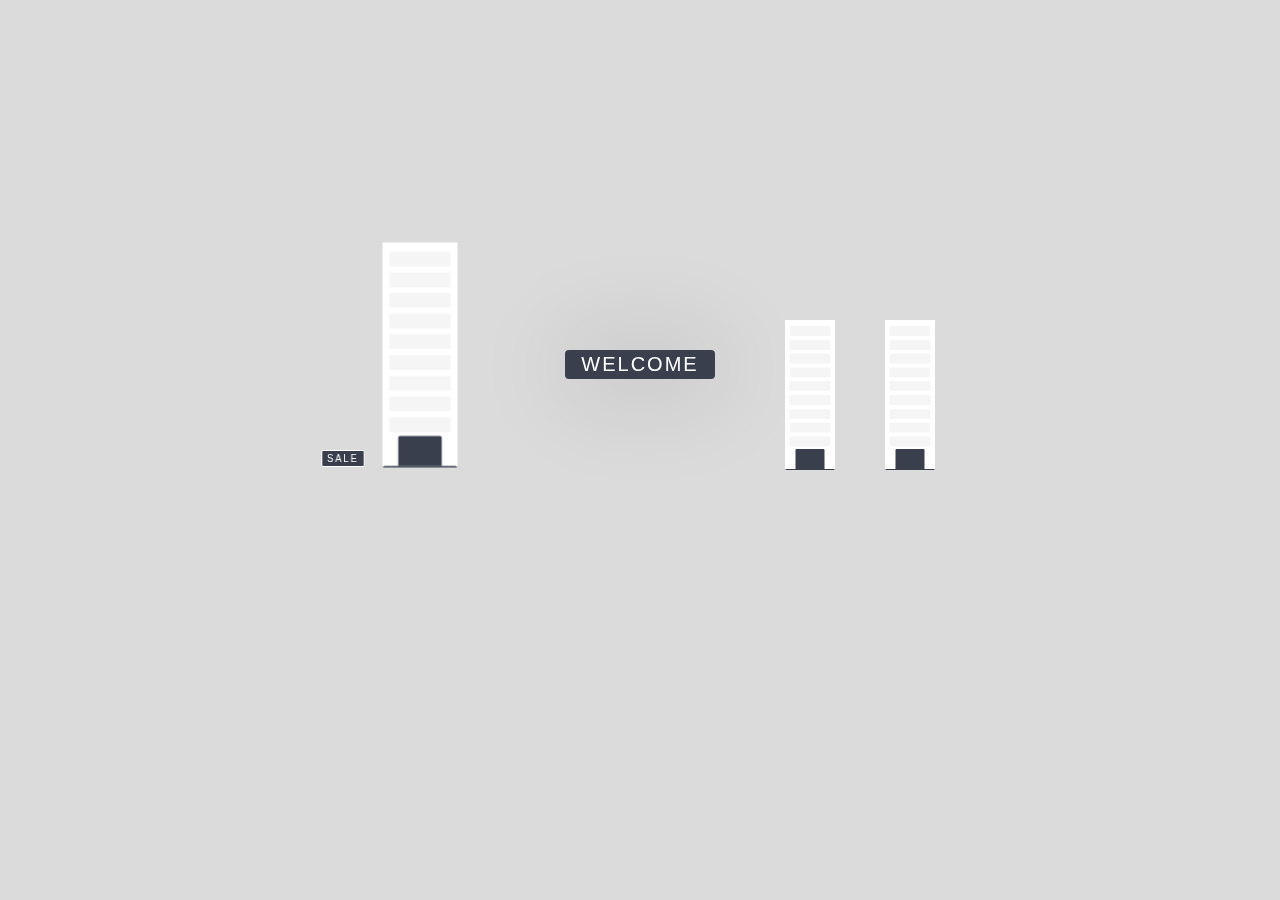
<file: 3dcity/index.html>
<!DOCTYPE html>
<html lang="en">

<head>
    <meta charset="UTF-8">
    <meta http-equiv="X-UA-Compatible" content="IE=edge">
    <meta name="viewport" content="width=device-width, initial-scale=1.0">
    <title>Document</title>
    <style>
        /* Variables */
        
        :root {
            --bg: #DBDBDB;
            --gray: #393F4D;
            --gray-l: #f5f5f5;
            --cyan: #B6E4E6;
            --green: #51E5FF;
            --yellow: #FDE74C;
        }
        /* Reset */
        
        *,
        *::after,
        *::before {
            margin: 0;
            padding: 0;
            box-sizing: border-box;
            text-rendering: optimizeLegibility;
            user-select: none;
        }
        /* Tag */
        
        html {
            font-family: sans-serif;
        }
        
        body {
            display: flex;
            justify-content: center;
            align-items: center;
            width: 100%;
            min-height: 100vh;
            background: var(--bg);
        }
        
        main {
            min-width: 800px;
            height: 300px;
            position: relative;
            transform-style: preserve-3d;
            animation: rotate-container 10s infinite ease-in-out alternate;
        }
        /* Components */
        
        .way {
            position: absolute;
            top: 0;
            width: 350px;
            height: 350px;
            background: var(--gray);
            border: 50px solid var(--gray-l);
            transform: rotateX(90deg);
            transform-style: preserve-3d;
            border-radius: 15px;
            box-shadow: 2px 2px 100px 0px rgba(0, 0, 0, 0.1);
        }
        
        .way-l {
            left: 0;
        }
        
        .way-r {
            right: 0;
            display: flex;
        }
        
        .ad {
            position: absolute;
            top: 150px;
            left: 80px;
            transform: rotateY(-20deg);
            font-size: 10px;
            padding: 2px 5px;
            letter-spacing: 2px;
            border-radius: 2px;
            color: white;
            background: var(--gray);
            border: 1px solid white;
            animation: ad-sale 1s linear infinite 1s;
        }
        
        .txt {
            position: absolute;
            top: 50px;
            left: calc(50% - 75px);
            width: 150px;
            font-size: 20px;
            padding: 3px 5px;
            letter-spacing: 2px;
            text-align: center;
            color: white;
            background: var(--gray);
            border-radius: 4px;
            box-shadow: 3px 3px 100px 3px rgba(0, 0, 0, 0.2);
        }
        
        .way-r .cube {
            height: 300px;
            width: 100px;
            transform: rotateX(90deg) rotateY(180deg) rotateZ(180deg) translateY(-80px) translateX(20px) translateZ(-10px) scale(.5);
            ;
        }
        
        .bridge {
            width: 50px;
            height: 100px;
            background: var(--green);
            position: absolute;
        }
        
        .bridge-l {
            transform: rotateX(90deg) rotateZ(90deg) translateY(-275px) translateZ(-125px) translateX(150px);
            animation: move-bridge-l 15s linear infinite;
            border-top: 5px solid var(--gray);
            border-bottom: 5px solid var(--gray);
        }
        
        .bridge-r {
            transform: rotateX(90deg) rotateZ(90deg) translateY(-475px) translateZ(-125px) translateX(150px);
            animation: move-bridge-r 15s linear infinite;
            border-top: 5px solid var(--gray);
            border-bottom: 5px solid var(--gray);
        }
        
        .cube {
            height: 300px;
            width: 100px;
            position: relative;
            z-index: 300;
            transform-style: preserve-3d;
            transform: rotateX(90deg) rotateY(180deg) rotateZ(180deg) translateY(-120px) translateX(80px) translateZ(-10px) scale(.75);
            ;
        }
        
        .cube__face {
            width: 100%;
            height: 100%;
            position: absolute;
            backface-visibility: hidden;
            display: flex;
            justify-content: center;
            align-items: flex-start;
            flex-direction: row;
            flex-wrap: wrap;
            padding-top: 5px;
            padding-bottom: 20px;
            background: white;
            border: 2px solid white;
            border-bottom: 2px solid var(--gray);
        }
        
        .cube__face:hover {
            border: 2px solid var(--green);
            cursor: pointer;
        }
        
        .cube__window {
            height: 20px;
            width: 100px;
            margin: 5px 7px 0px;
            border-radius: 3px;
            background: var(--gray-l);
        }
        
        .cube__window-light-1 {
            animation: window-light 4.8s linear infinite .25s;
        }
        
        .cube__window-light-2 {
            animation: window-light 3.3s linear infinite;
        }
        
        .cube__window-light-3 {
            animation: window-light 4.2s linear infinite 2s;
        }
        
        .cube__window-light-4 {
            animation: window-light 3s linear infinite;
        }
        
        .cube__window-light-5 {
            animation: window-light 2.5s linear infinite 1s;
        }
        
        .cube__door {
            height: 40px;
            width: 60%;
            background: var(--gray);
            border-top-left-radius: 2px;
            border-top-right-radius: 2px;
            align-self: flex-end;
            border-bottom: 0;
        }
        
        .cube__face--front {
            transform: rotateY(0deg) translateZ(50px);
            padding-bottom: 0px;
        }
        
        .cube__face--back {
            transform: rotateY(180deg) translateZ(50px);
        }
        
        .cube__face--right {
            transform: rotateY(90deg) translateZ(50px);
        }
        
        .cube__face--left {
            transform: rotateY(-90deg) translateZ(50px);
        }
        
        .cube__face--top {
            transform: rotateX( 90deg) translateZ(50px);
            height: 100px;
            border: 8px solid white;
            background: var(--gray-l);
        }
        
        .cube__face--bottom {
            transform: rotateX(-90deg) translateZ(250px);
            height: 100px;
            background-color: var(--gray);
        }
        
        .truck {
            display: flex;
            align-items: flex-end;
            height: 20px;
            width: 40px;
            transform-style: preserve-3d;
            position: relative;
            z-index: 100;
            transform: translateX(310px) translateY(150px) translateZ(150px) rotateY(-90deg);
            animation: truck-animation 15s linear infinite;
        }
        
        .truck-f {
            height: 13px;
            width: 10px;
            margin-right: 1px;
        }
        
        .truck-f__face {
            height: 13px;
            width: 10px;
            position: absolute;
            background: var(--cyan);
        }
        
        .truck-f--front {
            transform: rotateY(0deg) translateZ(5px);
            background-image: linear-gradient( to bottom, var(--cyan) 0px, var(--cyan) 6px, var(--green) 6px, var(--green) 11px, var(--gray) 11px);
        }
        
        .truck__handle {
            background: var(--gray);
            height: 1px;
            width: 3px;
        }
        
        .truck-f--front .truck__handle {
            transform: rotateY(0deg) translateX(6px) translateY(8px) translateZ(5px);
        }
        
        .truck-f--back {
            transform: rotateY(180deg) translateZ(5px);
            background-image: linear-gradient( to bottom, var(--cyan) 0px, var(--cyan) 6px, var(--green) 6px, var(--green) 11px, var(--gray) 11px);
        }
        
        .truck-f--back .truck__handle {
            transform: rotateY(180deg) translateX(-1px) translateY(8px) translateZ(5px);
        }
        
        .truck-f--left {
            transform: rotateY(-90deg) translateZ(5px);
            background-image: linear-gradient( to bottom, var(--cyan) 0px, var(--cyan) 6px, var(--green) 6px, var(--green) 11px, var(--gray) 11px);
        }
        
        .truck-f--right {
            transform: rotateY(90deg) translateZ(5px);
        }
        
        .truck-f--top {
            height: 10px;
            transform: rotateX(90deg) translateZ(5px);
            background-color: var(--green);
        }
        
        .truck-f--bottom {
            height: 10px;
            transform: rotateX(-90deg) translateZ(8px);
        }
        
        .truck-b {
            height: 20px;
            width: 30px;
        }
        
        .truck-b__face {
            height: 20px;
            width: 30px;
            position: absolute;
            background-color: white;
            display: flex;
            justify-content: center;
            align-items: center;
        }
        
        .truck-b--front {
            transform: rotateY(0deg) translateZ(5px);
            border-bottom: 2px solid var(--gray);
        }
        
        .truck-b--back {
            transform: rotateY(180deg) translateZ(5px);
            border-bottom: 2px solid var(--gray);
        }
        
        .truck-b--left {
            width: 10px;
            transform: rotateY(-90deg) translateZ(5px);
        }
        
        .truck-b--right {
            width: 10px;
            transform: rotateY(90deg) translateZ(25px);
            border-bottom: 2px solid var(--gray);
        }
        
        .truck-b--top {
            height: 10px;
            transform: rotateX(90deg) translateZ(5px);
        }
        
        .truck-b--bottom {
            height: 10px;
            transform: rotateX(-90deg) translateZ(15px);
        }
        
        .truck-ls {
            display: flex;
            justify-content: space-between;
            height: 2px;
            width: 8px;
            transform: rotateY(-90deg) translateY(-1px) translateZ(4px);
            position: absolute;
        }
        
        .truck-l {
            height: 1px;
            width: 1px;
            border-radius: 50%;
            background: var(--window);
        }
        
        .truck-l:nth-of-type(2) {
            height: 1px;
            width: 3px;
            border-radius: 3px;
        }
        
        .truck-l:nth-of-type(1),
        .truck-l:nth-of-type(3) {
            animation: truck-light .5s infinite ease-in;
        }
        
        .truck-w {
            height: 4px;
            width: 4px;
            border-radius: 50%;
            position: absolute;
            animation: truck-wheel .075s infinite linear alternate;
        }
        
        .truck-w--lf {
            transform: rotateY(0deg) translateX(1px) translateY(1.5px) translateZ(5px);
        }
        
        .truck-w--lb {
            transform: rotateY(180deg) translateX(-1px) translateY(1.5px) translateZ(5px);
        }
        
        .truck-w--rf {
            transform: rotateY(0deg) translateX(25px) translateY(1.5px) translateZ(5px);
        }
        
        .truck-w--rb {
            transform: rotateY(180deg) translateX(-25px) translateY(1.5px) translateZ(5px);
        }
        
        .truck-w--rf-2 {
            transform: rotateY(0deg) translateX(30px) translateY(1.5px) translateZ(5px);
        }
        
        .truck-w--rb-2 {
            transform: rotateY(180deg) translateX(-30px) translateY(1.5px) translateZ(5px);
        }
        /* Animations */
        
        @keyframes rotate-container {
            0% {
                transform: perspective(2000px) translateZ(-250px) rotate3d(-300, 0, 0, 10deg) rotateY(-45deg);
            }
            100% {
                transform: perspective(2000px) translateZ(-250px) rotate3d(-300, 0, 0, 15deg) rotateY(45deg);
            }
        }
        
        @keyframes move-bridge-l {
            0%,
            25%,
            26%,
            100% {
                transform: rotateX(90deg) rotateZ(90deg) translateY(-275px) translateZ(-125px) translateX(150px);
                background: var(--yellow);
            }
            42%,
            96% {
                transform: rotateX(90deg) rotateZ(90deg) translateY(-325px) translateZ(-125px) translateX(150px);
                background: var(--green);
            }
        }
        
        @keyframes move-bridge-r {
            0%,
            25%,
            26%,
            100% {
                transform: rotateX(90deg) rotateZ(90deg) translateY(-475px) translateZ(-125px) translateX(150px);
                background: var(--yellow);
            }
            42%,
            96% {
                transform: rotateX(90deg) rotateZ(90deg) translateY(-425px) translateZ(-125px) translateX(150px);
                background: var(--green);
            }
        }
        
        @keyframes truck-animation {
            0% {
                transform: translateX(310px) translateY(150px) translateZ(150px) scale(1.5) rotateY(-90deg);
            }
            9% {
                transform: translateX(310px) translateY(150px) translateZ(-150px) rotateY(-90deg);
            }
            10% {
                transform: translateX(310px) translateY(150px) translateZ(-150px) rotateY(0deg);
            }
            19% {
                transform: translateX(0px) translateY(150px) translateZ(-150px) rotateY(0deg);
            }
            20% {
                transform: translateX(0px) translateY(150px) translateZ(-150px) rotateY(90deg);
            }
            29% {
                transform: translateX(0px) translateY(150px) translateZ(150px) rotateY(90deg);
            }
            30% {
                transform: translateX(0px) translateY(150px) translateZ(150px) rotateY(180deg);
            }
            59% {
                transform: translateX(750px) translateY(150px) translateZ(150px) rotateY(180deg);
            }
            60% {
                transform: translateX(750px) translateY(150px) translateZ(150px) rotateY(270deg);
            }
            69% {
                transform: translateX(750px) translateY(150px) translateZ(-150px) rotateY(270deg);
            }
            70% {
                transform: translateX(750px) translateY(150px) translateZ(-150px) rotateY(360deg);
            }
            79% {
                transform: translateX(450px) translateY(150px) translateZ(-150px) rotateY(360deg);
            }
            80% {
                transform: translateX(450px) translateY(150px) translateZ(-150px) rotateY(450deg);
            }
            89% {
                transform: translateX(450px) translateY(150px) translateZ(150px) rotateY(450deg);
            }
            90% {
                transform: translateX(450px) translateY(150px) translateZ(150px) rotateY(360deg);
            }
            99% {
                transform: translateX(310px) translateY(150px) translateZ(150px) rotateY(360deg);
            }
            100% {
                transform: translateX(310px) translateY(150px) translateZ(150px) rotateY(360deg);
            }
        }
        
        @keyframes truck-light {
            0% {
                opacity: .3;
            }
            100% {
                opacity: 1;
            }
        }
        
        @keyframes truck-wheel {
            0% {
                border: 1px solid black;
                border-top: 1px solid var(--wheel);
                background: var(--gray-shadow);
            }
            25% {
                border: 1px solid black;
                border-right: 1px solid var(--wheel);
                background: var(--gray-shadow);
            }
            50% {
                border: 1px solid black;
                border-bottom: 1px solid var(--wheel);
                background: var(--gray-shadow);
            }
            100% {
                border: 1px solid black;
                border-lef: 1px solid var(--wheel);
                background: var(--gray-shadow);
            }
        }
        
        @keyframes window-light {
            0%,
            50% {
                background: var(--gray-l);
            }
            100% {
                background: var(--cyan);
            }
        }
        
        @keyframes ad-sale {
            0%,
            50% {
                border: 2px solid white;
            }
            100% {
                border: 2px solid var(--green);
            }
        }
    </style>
</head>

<body>

    <main>
        <div class="way way-l">
            <div class="cube">
                <div class="cube__face cube__face--front">
                    <div class="cube__window cube__window-light-1"></div>
                    <div class="cube__window"></div>
                    <div class="cube__window cube__window-light-5"></div>
                    <div class="cube__window"></div>
                    <div class="cube__window cube__window-light-3"></div>
                    <div class="cube__window cube__window-light-1"></div>
                    <div class="cube__window"></div>
                    <div class="cube__window"></div>
                    <div class="cube__window cube__window-light-5"></div>
                    <div class="cube__door"></div>
                </div>
                <div class="cube__face cube__face--back">
                    <div class="cube__window cube__window-light-1"></div>
                    <div class="cube__window"></div>
                    <div class="cube__window"></div>
                    <div class="cube__window cube__window-light-2"></div>
                    <div class="cube__window"></div>
                    <div class="cube__window cube__window-light-3"></div>
                    <div class="cube__window cube__window-light-1"></div>
                    <div class="cube__window"></div>
                    <div class="cube__window"></div>
                    <div class="cube__window cube__window-light-2"></div>
                </div>
                <div class="cube__face cube__face--right">
                    <div class="cube__window cube__window-light-2"></div>
                    <div class="cube__window"></div>
                    <div class="cube__window cube__window-light-1"></div>
                    <div class="cube__window"></div>
                    <div class="cube__window "></div>
                    <div class="cube__window"></div>
                    <div class="cube__window cube__window-light-5"></div>
                    <div class="cube__window "></div>
                    <div class="cube__window"></div>
                    <div class="cube__window cube__window-light-2"></div>
                </div>
                <div class="cube__face cube__face--left">
                    <div class="cube__window cube__window-light-3"></div>
                    <div class="cube__window"></div>
                    <div class="cube__window cube__window-light-5"></div>
                    <div class="cube__window "></div>
                    <div class="cube__window "></div>
                    <div class="cube__window cube__window-light-1"></div>
                    <div class="cube__window"></div>
                    <div class="cube__window cube__window-light-4"></div>
                    <div class="cube__window"></div>
                    <div class="cube__window"></div>
                </div>
                <div class="cube__face cube__face--top"></div>
                <div class="cube__face cube__face--bottom"></div>
            </div>
        </div>
        <div class="way way-r">
            <div class="cube">
                <div class="cube__face cube__face--front">
                    <div class="cube__window "></div>
                    <div class="cube__window"></div>
                    <div class="cube__window cube__window-light-2"></div>
                    <div class="cube__window"></div>
                    <div class="cube__window "></div>
                    <div class="cube__window cube__window-light-2"></div>
                    <div class="cube__window"></div>
                    <div class="cube__window cube__window-light-2"></div>
                    <div class="cube__window cube__window-light-1"></div>
                    <div class="cube__door"></div>
                </div>
                <div class="cube__face cube__face--back">
                    <div class="cube__window cube__window-light-1"></div>
                    <div class="cube__window"></div>
                    <div class="cube__window"></div>
                    <div class="cube__window cube__window-light-2"></div>
                    <div class="cube__window cube__window-light-1"></div>
                    <div class="cube__window"></div>
                    <div class="cube__window"></div>
                    <div class="cube__window cube__window-light-2"></div>
                    <div class="cube__window"></div>
                    <div class="cube__window cube__window-light-2"></div>
                </div>
                <div class="cube__face cube__face--right">
                    <div class="cube__window cube__window-light-2"></div>
                    <div class="cube__window"></div>
                    <div class="cube__window cube__window-light-4"></div>
                    <div class="cube__window cube__window-light-3"></div>
                    <div class="cube__window cube__window-light-2"></div>
                    <div class="cube__window cube__window-light-3"></div>
                    <div class="cube__window cube__window-light-5"></div>
                    <div class="cube__window cube__window-light-1"></div>
                    <div class="cube__window cube__window-light-5"></div>
                    <div class="cube__window "></div>
                </div>
                <div class="cube__face cube__face--left">
                    <div class="cube__window cube__window-light-5"></div>
                    <div class="cube__window"></div>
                    <div class="cube__window cube__window-light-5"></div>
                    <div class="cube__window cube__window-light-3"></div>
                    <div class="cube__window cube__window-light-1"></div>
                    <div class="cube__window cube__window-light-2"></div>
                    <div class="cube__window"></div>
                    <div class="cube__window cube__window-light-3"></div>
                    <div class="cube__window"></div>
                    <div class="cube__window cube__window-light-4"></div>
                </div>
                <div class="cube__face cube__face--top"></div>
                <div class="cube__face cube__face--bottom"></div>
            </div>
            <div class="cube">
                <div class="cube__face cube__face--front">
                    <div class="cube__window "></div>
                    <div class="cube__window"></div>
                    <div class="cube__window "></div>
                    <div class="cube__window"></div>
                    <div class="cube__window cube__window-light-5"></div>
                    <div class="cube__window cube__window-light-2"></div>
                    <div class="cube__window"></div>
                    <div class="cube__window cube__window-light-3"></div>
                    <div class="cube__window cube__window-light-4"></div>
                    <div class="cube__door"></div>
                </div>
                <div class="cube__face cube__face--back">
                    <div class="cube__window cube__window-light-2"></div>
                    <div class="cube__window"></div>
                    <div class="cube__window"></div>
                    <div class="cube__window cube__window-light-2"></div>
                    <div class="cube__window "></div>
                    <div class="cube__window"></div>
                    <div class="cube__window cube__window-light-3"></div>
                    <div class="cube__window cube__window-light-2"></div>
                    <div class="cube__window"></div>
                    <div class="cube__window cube__window-light-2"></div>
                </div>
                <div class="cube__face cube__face--right">
                    <div class="cube__window cube__window-light-2"></div>
                    <div class="cube__window"></div>
                    <div class="cube__window cube__window-light-4"></div>
                    <div class="cube__window cube__window-light-1"></div>
                    <div class="cube__window "></div>
                    <div class="cube__window "></div>
                    <div class="cube__window "></div>
                    <div class="cube__window "></div>
                    <div class="cube__window cube__window-light-5"></div>
                    <div class="cube__window "></div>
                </div>
                <div class="cube__face cube__face--left">
                    <div class="cube__window cube__window-light-5"></div>
                    <div class="cube__window"></div>
                    <div class="cube__window "></div>
                    <div class="cube__window "></div>
                    <div class="cube__window "></div>
                    <div class="cube__window "></div>
                    <div class="cube__window"></div>
                    <div class="cube__window cube__window-light-3"></div>
                    <div class="cube__window"></div>
                    <div class="cube__window cube__window-light-4"></div>
                </div>
                <div class="cube__face cube__face--top"></div>
                <div class="cube__face cube__face--bottom"></div>
            </div>
        </div>
        <div class="bridge bridge-l">
        </div>
        <div class="bridge bridge-r"></div>
        <span class="ad">SALE</span>
        <span class="txt" id="txt">WELCOME</span>

        <div class="truck">
            <div class="truck-f">
                <div class="truck-f__face truck-f--front">
                    <div class="truck__handle"></div>
                </div>
                <div class="truck-f__face truck-f--back">
                    <div class="truck__handle"></div>
                </div>
                <div class="truck-f__face truck-f--left"></div>
                <div class="truck-f__face truck-f--righ"></div>
                <div class="truck-f__face truck-f--top"></div>
                <div class="truck-f__face truck-f--bottom"></div>
            </div>
            <div class="truck-b">
                <div class="truck-b__face truck-b--front">
                    <span class="truck__txt"></span>
                </div>
                <div class="truck-b__face truck-b--back">
                    <span class="truck__txt"></span>
                </div>
                <div class="truck-b__face truck-b--left"></div>
                <div class="truck-b__face truck-b--right"></div>
                <div class="truck-b__face truck-b--top"></div>
                <div class="truck-b__face truck-b--bottom"></div>
            </div>

            <div class="truck-ls">
                <div class="truck-l"></div>
                <div class="truck-l"></div>
                <div class="truck-l"></div>
            </div>

            <div class="truck-w truck-w--lf"></div>
            <div class="truck-w truck-w--lb"></div>
            <div class="truck-w truck-w--rf"></div>
            <div class="truck-w truck-w--rb"></div>
            <div class="truck-w truck-w--rf-2"></div>
            <div class="truck-w truck-w--rb-2"></div>

        </div>

    </main>
    <script>
        var text = ["WELCOME", "TO", "THE", "CITY"];
        var counter = 0;
        var elem = document.getElementById("txt");
        var inst = setInterval(change, 1500);

        function change() {
            elem.innerHTML = text[counter];
            counter++;
            if (counter >= text.length) {
                counter = 0;
            }
        }

        window.addEventListener("DOMContentLoaded", change);
    </script>
</body>

</html>
</file>
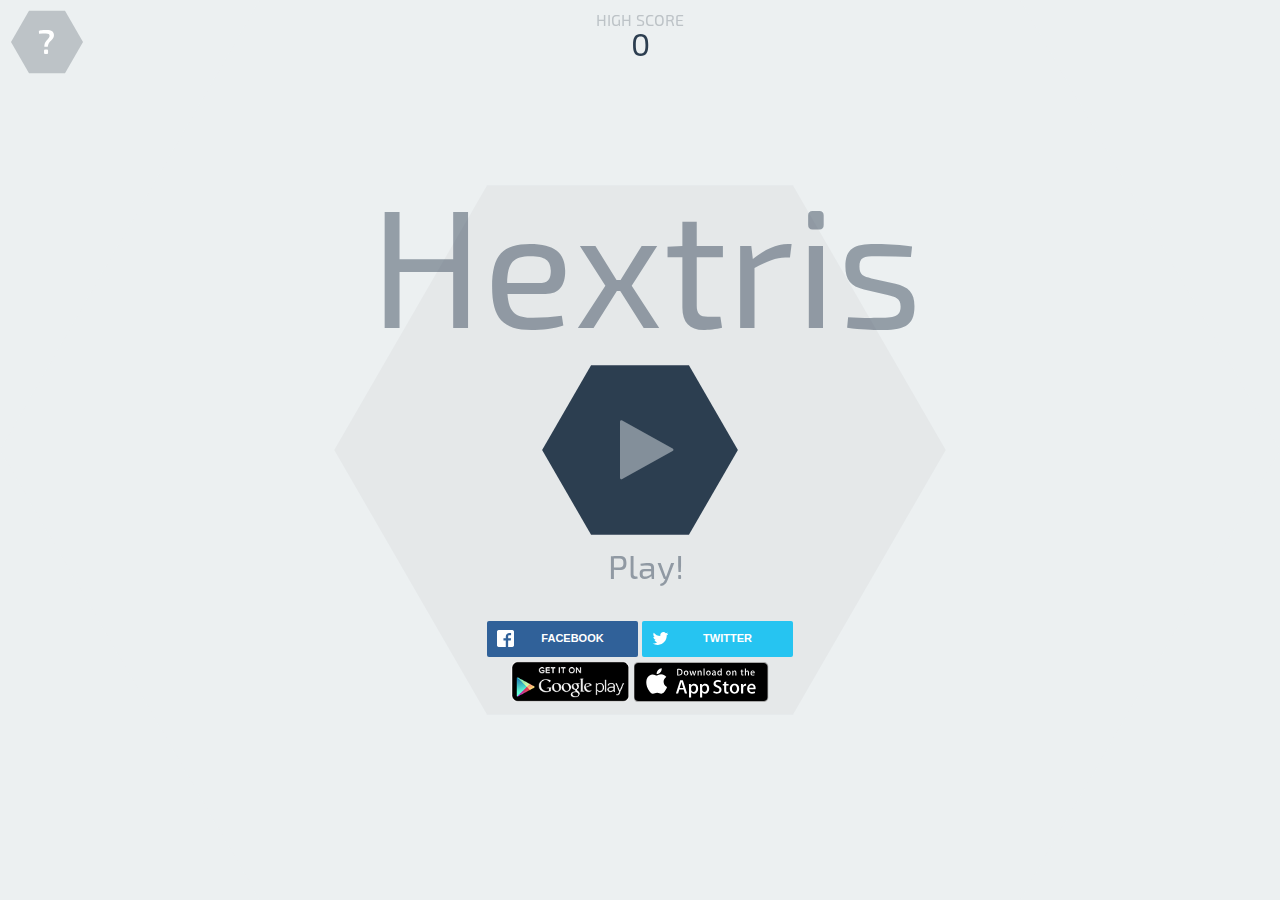
<file: hextris-gh-pages/index.html>
<!DOCTYPE html>
<html lang='en'>
	<head>
		<title>Hextris</title>
		<meta name="description" content="An addictive puzzle game inspired by Tetris.">
		<link rel="manifest" href="manifest.webmanifest">
		<meta name="apple-itunes-app" content="app-id=903769553"/>
		<meta name="apple-mobile-web-app-title" content="Hextris">
		<meta name="apple-mobile-web-app-capable" content="yes">
		<link rel="apple-touch-icon" sizes="120x120" href="images/icons/apple-touch-120.png">
		<link rel="apple-touch-icon" sizes="152x152" href="images/icons/apple-touch-152.png">
		<link rel="apple-touch-icon" sizes="167x167" href="images/icons/apple-touch-167.png">
		<link rel="apple-touch-icon" sizes="180x180" href="images/icons/apple-touch-180.png">
		<link rel="apple-touch-icon" sizes="512x512" href="images/icons/apple-touch-512.png">
		<meta name="viewport" content="width=device-width, initial-scale=1, maximum-scale=1, user-scalable=0, minimal-ui"/>
		<meta property="og:url" content="http://hextris.github.io/hextris/"/>
		<meta property="og:site_name" content="Hextris"/>
		<meta property="og:title" content="Hextris"/>
		<meta property="og:description" content="An addictive puzzle game inspired by Tetris."/>
		<meta property="og:type" content="website"/>
		<meta property="og:author" content="https://www.facebook.com/hextris"/>
		<meta property="og:image" content="http://hextris.github.io/hextris/images/facebook-opengraph.png"/>
		<meta property="og:image:width" content="1200"/>
		<meta property="og:image:height" content="630"/>
		<meta property="twitter:card" content="summary"/>
		<meta property="twitter:site" content="@hextris"/>
		<meta property="twitter:site:id" content="2742209678"/>
		<meta property="twitter:creator" content="@hextris"/>
		<meta property="twitter:creator:id" content="2742209678"/>
		<meta property="twitter:domain" content="http://hextris.github.io"/>
		<meta property="twitter:title" content="Hextris"/>
		<meta property="twitter:description" content="An addictive puzzle game inspired by Tetris."/>
		<meta property="twitter:image:src" content="http://hextris.github.io/hextris/images/twitter-opengraph.png"/>
		<meta property="twitter:image:width" content="512"/>
		<meta property="twitter:image:height" content="512"/>
		<meta property="twitter:app:id:iphone" content="id903769553">
		<meta property="twitter:app:id:ipad" content="id903769553">
		<meta property="twitter:app:id:googleplay" content="com.hextris.hextris">
		<meta property="twitter:app:country" content="us">
		<meta property="twitter:app:url:iphone" content="itunes.apple.com/us/app/id903769553?mt=8">
		<meta property="twitter:app:url:ipad" content="itunes.apple.com/us/app/id903769553?mt=8">
		<meta property="twitter:app:url:googleplay" content="https://play.google.com/store/apps/details?id=com.hextris.hextris">
		<link rel="icon" type="image/png" href="favicon.ico">
		<link href='http://fonts.googleapis.com/css?family=Exo+2' rel='stylesheet' type='text/css'>
		<link rel="stylesheet" href="style/fa/css/font-awesome.min.css">
		<link rel="stylesheet" type="text/css" href="style/style.css">
		<script type='text/javascript' src="vendor/hammer.min.js"></script>
		<script type='text/javascript' src="vendor/js.cookie.js"></script>
		<script type='text/javascript' src="vendor/jsonfn.min.js"></script>
		<script type='text/javascript' src="vendor/keypress.min.js"></script>
		<script type='text/javascript' src="vendor/jquery.js"></script>
		<script type='text/javascript' src="js/save-state.js"></script>
		<script type='text/javascript' src="js/view.js"></script>
		<script type='text/javascript' src="js/wavegen.js"></script>
		<script type='text/javascript' src="js/math.js"></script>
		<script type='text/javascript' src="js/Block.js"></script>
		<script type='text/javascript' src="js/Hex.js"></script>
		<script type='text/javascript' src="js/Text.js"></script>
		<script type='text/javascript' src="js/comboTimer.js"></script>
		<script type='text/javascript' src="js/checking.js"></script>
		<script type='text/javascript' src='js/update.js'></script>
		<script type='text/javascript' src='js/render.js'></script>
		<script type='text/javascript' src="js/input.js"></script>
		<script type='text/javascript' src="js/main.js"></script>
		<script type='text/javascript' src="js/initialization.js"></script>
		<script src="vendor/sweet-alert.min.js"></script>
		<link rel="stylesheet" href="style/rrssb.css"/>
		<script data-ad-client="ca-pub-9107422120987163" async src="https://pagead2.googlesyndication.com/pagead/js/adsbygoogle.js"></script>
	</head>
	<body>
		<canvas id="canvas"></canvas>
		<div id="overlay" class="faded overlay"></div>
		<div id='startBtn' ></div>
		<div id="helpScreen" class='unselectable'>
			<div id='inst_main_body'></div>
		</div>
		<img id="openSideBar" class='helpText' src="./images/btn_help.svg"/>
		<div class="faded overlay"></div>
		<img id="pauseBtn" src="./images/btn_pause.svg"/>
		<img id='restartBtn' src="./images/btn_restart.svg"/>
		<div id='HIGHSCORE'>HIGH SCORE</div>
		<script> (function(i,s,o,g,r,a,m){i['GoogleAnalyticsObject']=r;i[r]=i[r]||function(){ (i[r].q=i[r].q||[]).push(arguments)},i[r].l=1*new Date();a=s.createElement(o), m=s.getElementsByTagName(o)[0];a.async=1;a.src=g;m.parentNode.insertBefore(a,m) })(window,document,'script','//www.google-analytics.com/analytics.js','ga'); ga('create', 'UA-51272720-2', 'auto'); ga('send', 'pageview');
		</script>
		<div id='highScoreInGameText'>
			<div id='highScoreInGameTextHeader'>HIGH SCORE</div><div id='currentHighScore'>10292</div>
		</div>
		<div id="gameoverscreen">
			<div id='container'>
				<div id='gameOverBox' class='GOTitle'>GAME OVER</div>
				<div id='cScore'>1843</div>
				<div id='highScoresTitle' class='GOTitle'>HIGH SCORES</div>
				<div class='score'><span class='scoreNum'>1.</span> <div id="1place" style="display:inline;">0</div></div>
				<div class='score'><span class='scoreNum'>2.</span> <div id="2place" style="display:inline;">0</div></div>
				<div class='score'><span class='scoreNum'>3.</span> <div id="3place" style="display:inline;">0</div></div>
			</div>
			<div id='bottomContainer'>
				<img id='restart' src='./images/btn_restart.svg' height='57px'>
				<div id='socialShare'>
					<?xml version="1.0" encoding="UTF-8" standalone="no"?>
					<svg width="224.6377px" height="57px"  viewBox="0 0 255 65" version="1.1" xmlns="http://www.w3.org/2000/svg" xmlns:xlink="http://www.w3.org/1999/xlink">
						<title>Share button</title>
						<defs>
						</defs>
						<g id="Page-1" stroke="none" stroke-width="1" fill="none" fill-rule="evenodd" sketch:type="MSPage">
							<g id="Game-over-" sketch:type="MSArtboardGroup" transform="translate(-95.000000, -565.000000)">
								<g id="Share-button" sketch:type="MSLayerGroup" transform="translate(95.000000, 565.000000)">
								<a style="cursor:pointer;"class="popup" onclick="window.open('https://twitter.com/intent/tweet?text=Can you beat my score of '+ score +' points at&button_hashtag=hextris ? http://hextris.github.io/hextris @hextris','name','width=600,height=400')" ><polygon  id="Score-hex-2" fill="#3498DB" sketch:type="MSShapeGroup" transform="translate(127.661316, 32.500000) rotate(-90.000000) translate(-127.661316, -32.500000) " points="127.661316 -94.814636 160.137269 -76.064636 160.137269 141.064636 127.661317 159.814636 95.185364 141.064636 95.1853635 -76.064636 "></polygon></a>
									<text style="cursor:pointer;"class="popup" onclick="window.open('https://twitter.com/intent/tweet?text=Can you beat my score of '+ score +' points at&button_hashtag=hextris ? http://hextris.github.io/hextris @hextris','name','width=600,height=400')" id="SHARE-MY-SCORE!" sketch:type="MSTextLayer" font-family="Exo" font-size="16" font-weight="420" fill="#FFFFFF">
										<tspan x="67" y="39">SHARE MY SCORE!</tspan>
									</text>
								</g>
							</g>
						</g>
					</svg>
				</div>
				<div id='buttonCont'>
					<ul class="rrssb-buttons">
						<li class="rrssb-facebook">
							<a href='http://www.facebook.com/sharer.php?s=100
								&p[url]=hextris.io' class="popup">
								<span class="rrssb-icon">
									<svg xmlns="http://www.w3.org/2000/svg" preserveAspectRatio="xMidYMid" width="29" height="29" viewBox="0 0 29 29">
										<path d="M26.4 0H2.6C1.714 0 0 1.715 0 2.6v23.8c0 .884 1.715 2.6 2.6 2.6h12.393V17.988h-3.996v-3.98h3.997v-3.062c0-3.746 2.835-5.97 6.177-5.97 1.6 0 2.444.173 2.845.226v3.792H21.18c-1.817 0-2.156.9-2.156 2.168v2.847h5.045l-.66 3.978h-4.386V29H26.4c.884 0 2.6-1.716 2.6-2.6V2.6c0-.885-1.716-2.6-2.6-2.6z"
										class="cls-2" fill-rule="evenodd"/>
									</svg>
								</span>
								<span class="rrssb-text">facebook</span>
							</a>
						</li>
						<li class="rrssb-twitter">
							<a href="http://twitter.com/home?status=Play Hextris! - http://hextris.github.io/ #hextris"
							class="popup">
								<span class="rrssb-icon">
									<svg xmlns="http://www.w3.org/2000/svg" width="28" height="28" viewBox="0 0 28 28">
										<path d="M24.253 8.756C24.69 17.08 18.297 24.182 9.97 24.62c-3.122.162-6.22-.646-8.86-2.32 2.702.18 5.375-.648 7.507-2.32-2.072-.248-3.818-1.662-4.49-3.64.802.13 1.62.077 2.4-.154-2.482-.466-4.312-2.586-4.412-5.11.688.276 1.426.408 2.168.387-2.135-1.65-2.73-4.62-1.394-6.965C5.574 7.816 9.54 9.84 13.802 10.07c-.842-2.738.694-5.64 3.434-6.48 2.018-.624 4.212.043 5.546 1.682 1.186-.213 2.318-.662 3.33-1.317-.386 1.256-1.248 2.312-2.4 2.942 1.048-.106 2.07-.394 3.02-.85-.458 1.182-1.343 2.15-2.48 2.71z"
										/>
									</svg>
								</span>
								<span class="rrssb-text">twitter</span>
							</a>
						</li>
				</ul>
					<div id='badges'>
						<a href="https://play.google.com/store/apps/details?id=com.hextris.hextris" ><img id='androidBadge' src='images/android.png'/></a>
						<a href ="https://itunes.apple.com/us/app/hextris/id903769553?mt=8"><img id='iOSBadge'  src='images/appstore.svg'/></a>
					</div>
				</div>
			</div>
		</div>
			<script type="text/javascript">
				(function addRussianSocialShare(){
					var lang=navigator.language || navigator.userLanguage;
					if (lang.substr(0, 2) == 'ru') {
						$('.rrssb-facebook').remove();
						var n=$.parseHTML('<li class="rrssb-vk"><a href="http://vk.com/share.php?url=http://kurtnoble.com/labs/rrssb/index.html" class="popup"><span class="rrssb-icon"><svg xmlns="http://www.w3.org/2000/svg" width="28" height="28" viewBox="70 70 378.7 378.7"><path d="M254.998 363.106h21.217s6.408-.706 9.684-4.23c3.01-3.24 2.914-9.32 2.914-9.32s-.415-28.47 12.796-32.663c13.03-4.133 29.755 27.515 47.482 39.685 13.407 9.206 23.594 7.19 23.594 7.19l47.407-.662s24.797-1.53 13.038-21.027c-.96-1.594-6.85-14.424-35.247-40.784-29.728-27.59-25.743-23.126 10.063-70.85 21.807-29.063 30.523-46.806 27.8-54.405-2.596-7.24-18.636-5.326-18.636-5.326l-53.375.33s-3.96-.54-6.892 1.216c-2.87 1.716-4.71 5.726-4.71 5.726s-8.452 22.49-19.714 41.618c-23.77 40.357-33.274 42.494-37.16 39.984-9.037-5.842-6.78-23.462-6.78-35.983 0-39.112 5.934-55.42-11.55-59.64-5.802-1.4-10.076-2.327-24.915-2.48-19.046-.192-35.162.06-44.29 4.53-6.072 2.975-10.757 9.6-7.902 9.98 3.528.47 11.516 2.158 15.75 7.92 5.472 7.444 5.28 24.154 5.28 24.154s3.145 46.04-7.34 51.758c-7.193 3.922-17.063-4.085-38.253-40.7-10.855-18.755-19.054-39.49-19.054-39.49s-1.578-3.873-4.398-5.947c-3.42-2.51-8.2-3.307-8.2-3.307l-50.722.33s-7.612.213-10.41 3.525c-2.488 2.947-.198 9.036-.198 9.036s39.707 92.902 84.672 139.72c41.234 42.93 88.048 40.112 88.048 40.112"/></svg></span><span class="rrssb-text">vk.com</span></a></li>');
						$('.rrssb-buttons').prepend(n);
					}})()
			</script>
		<script type="text/javascript" src='vendor/rrssb.min.js'></script>
	</body>
</html>
</file>
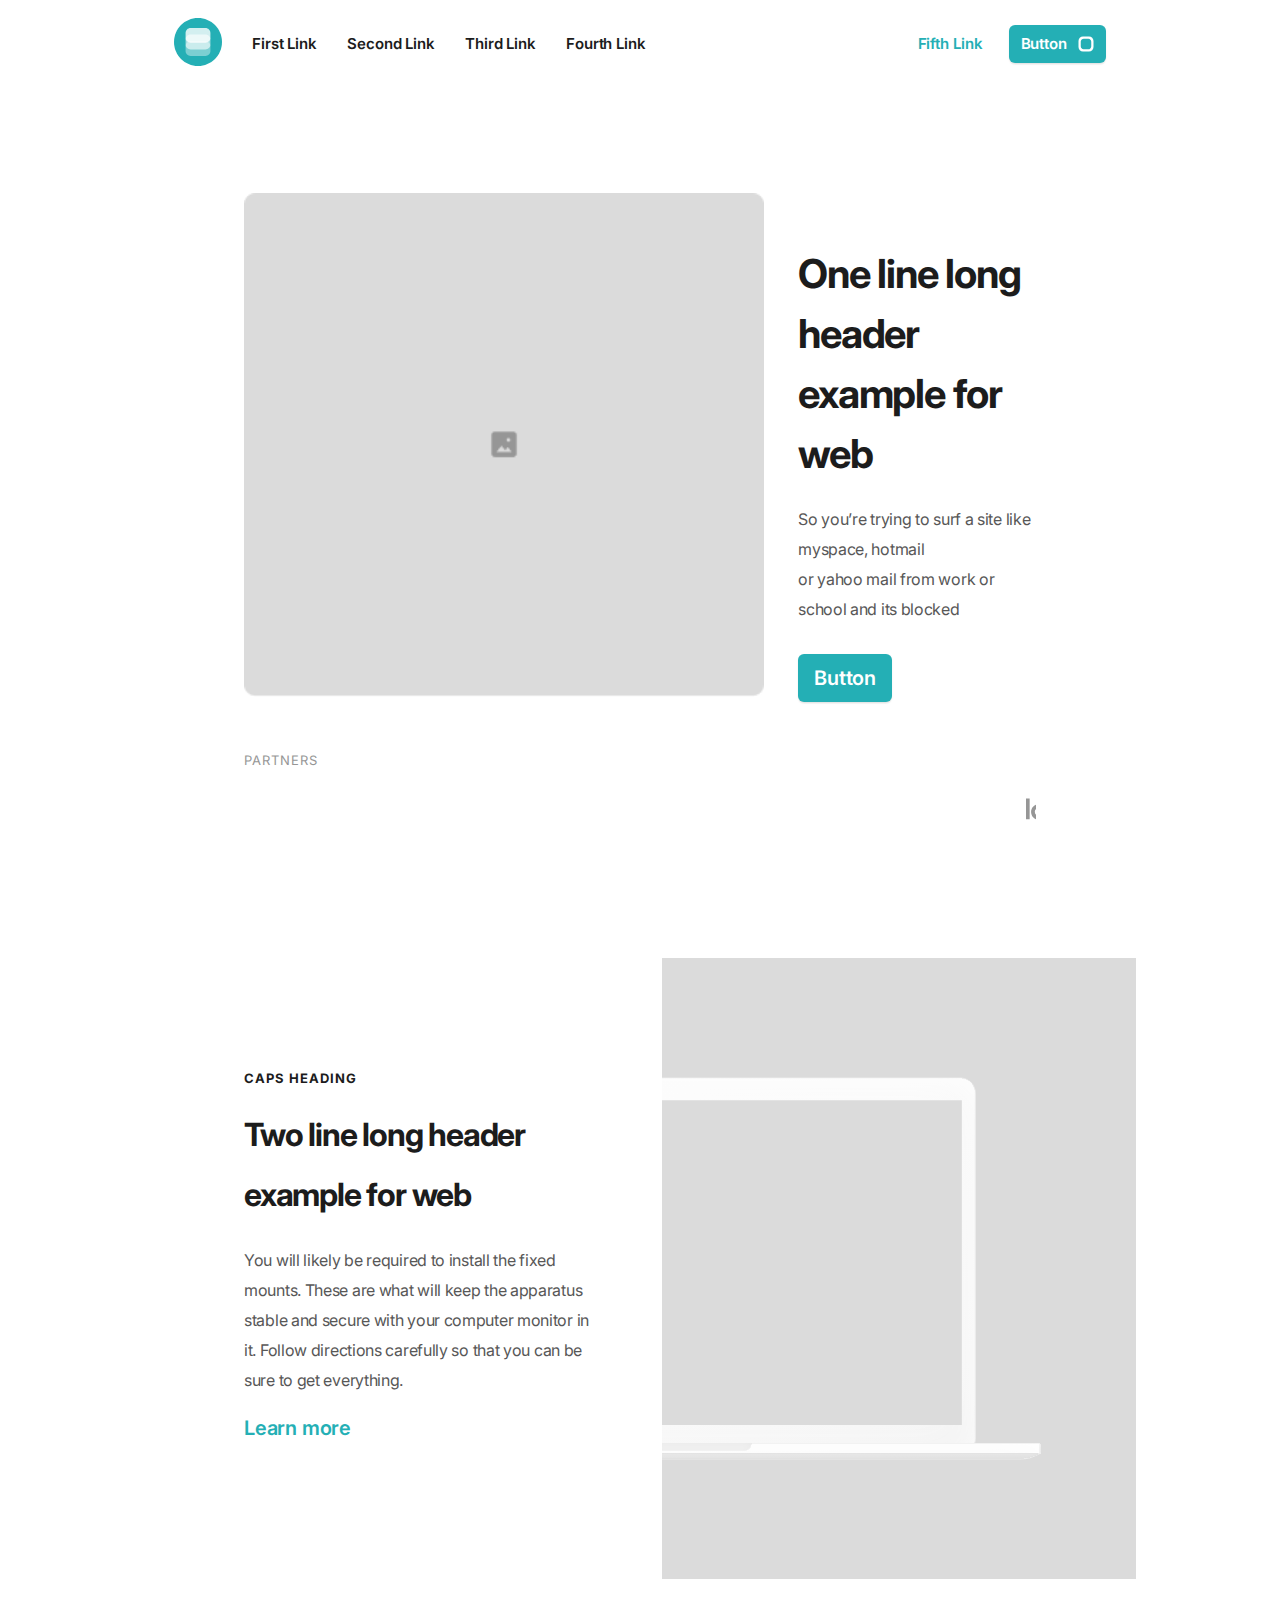
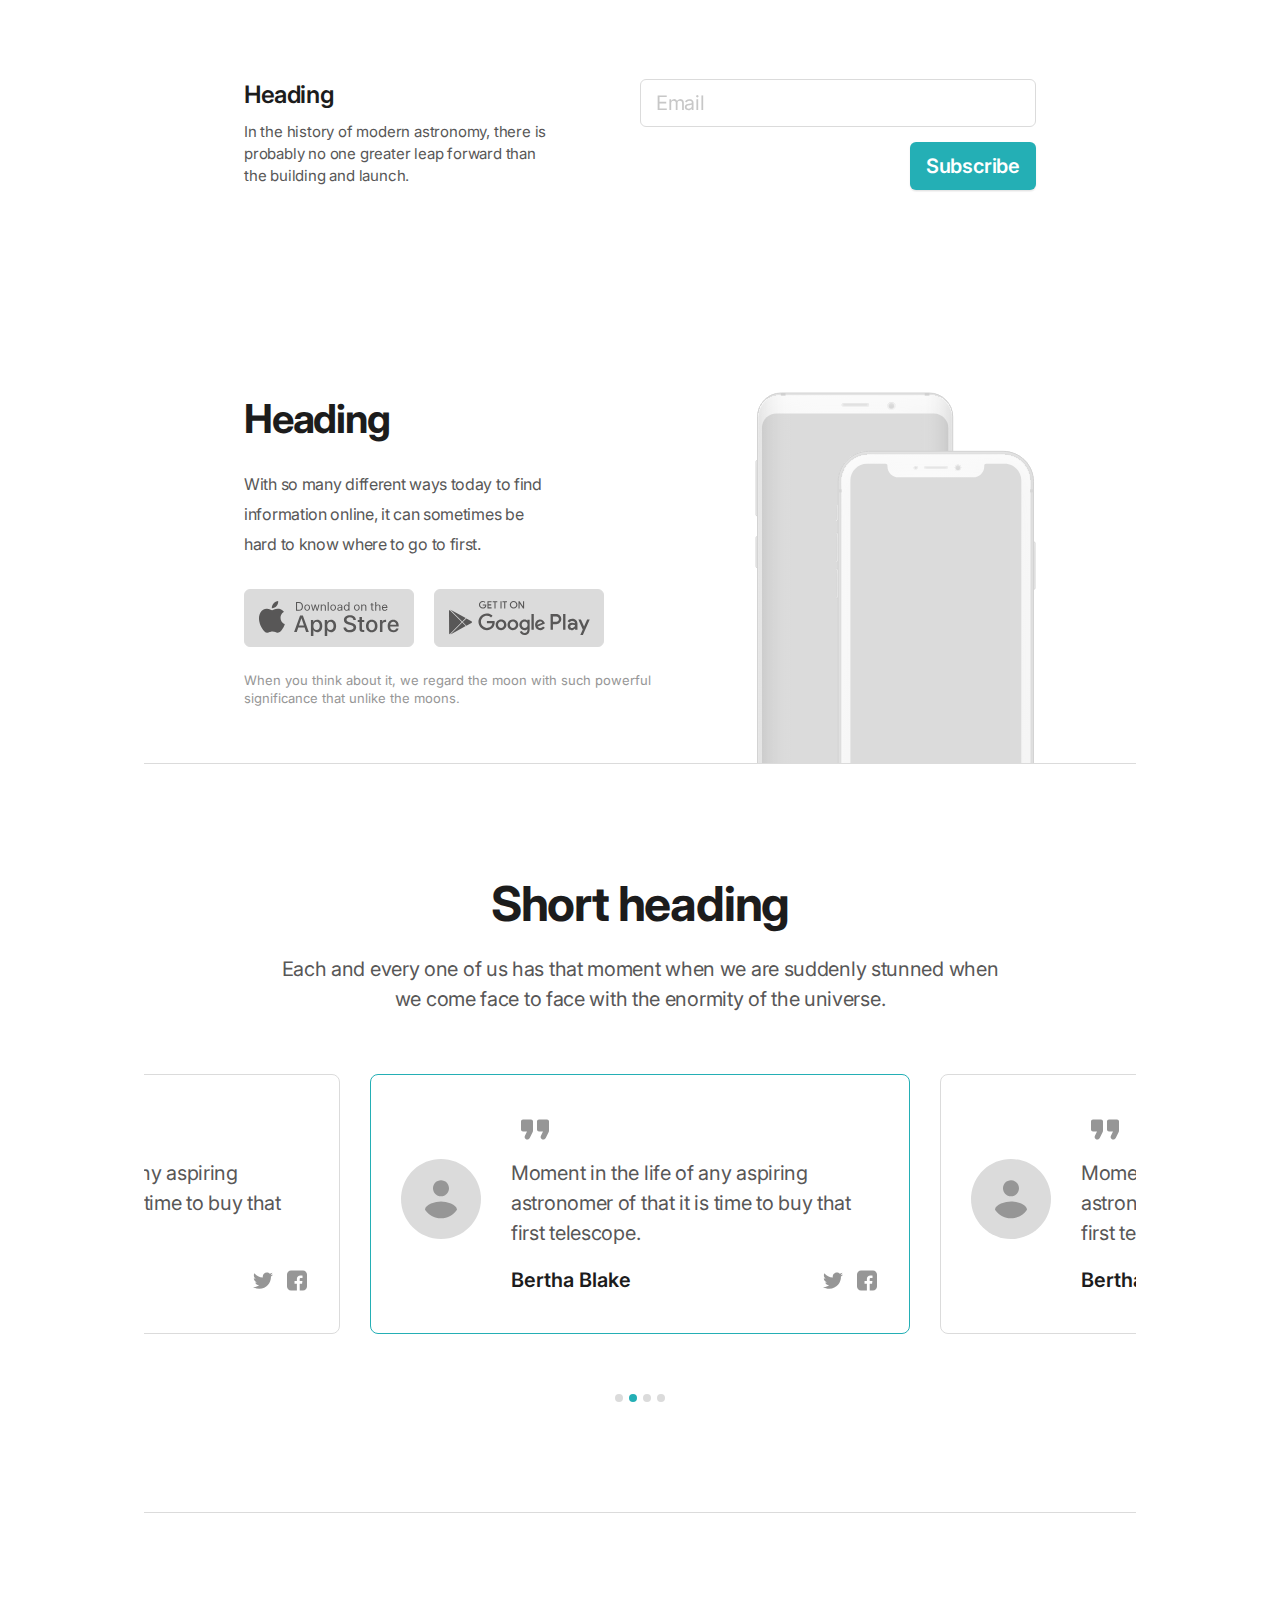
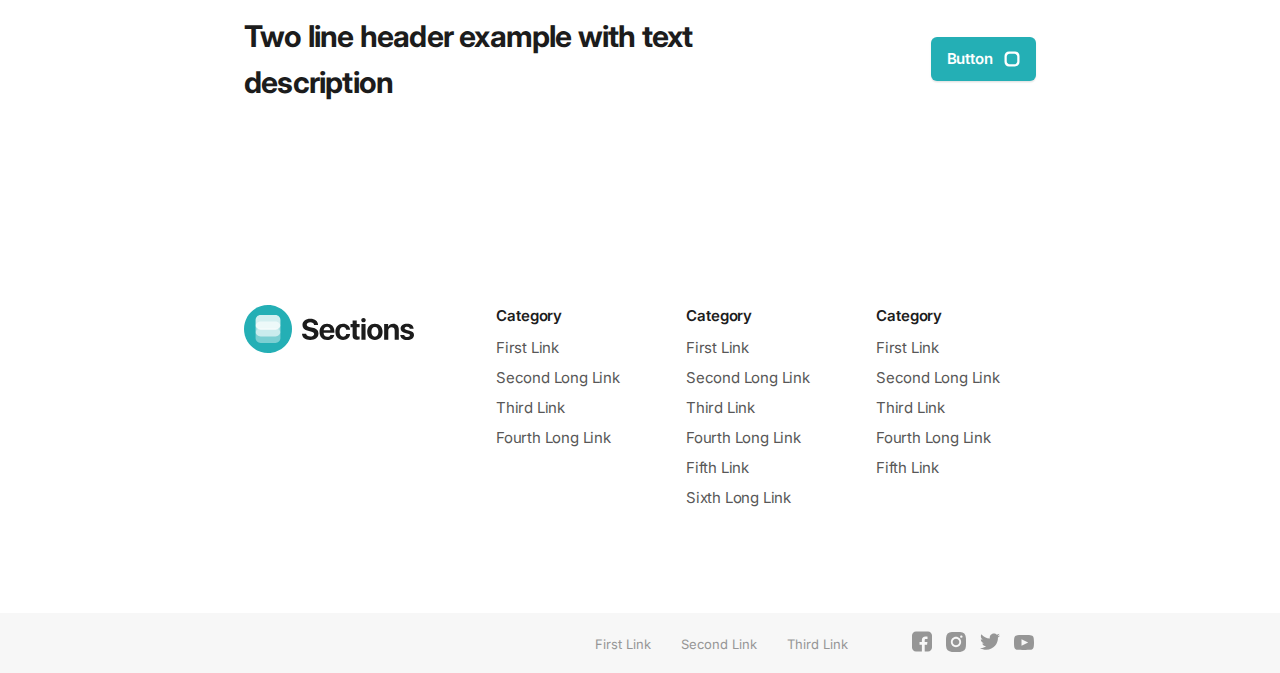
<file: project/index.html>
<!DOCTYPE html>
<html lang="en">

<head>
    <meta charset="UTF-8">
    <meta http-equiv="X-UA-Compatible" content="IE=edge">
    <meta name="viewport" content="width=device-width, initial-scale=1.0">
    <title>WebFlow</title>
    <link rel="stylesheet" href="style.css">
    <link rel="stylesheet" href="sliderInf/style.css">
    <style>
        .logout {
            display: inline-flex;
            justify-content: center;
            align-items: center;
            margin-left: 50px;
        }
        
        .margin {
            padding-bottom: 5px;
        }
    </style>
</head>

<body>

    <div class="gray" onclick="closeMenu()"></div>

    <div class="main_container">
        <nav class="d-flex">
            <a href="#" class="logo">
                <img src="img/Logo.svg" alt="logo">
            </a>
            <div class="future_none d-flex">
                <img class="close_btn" onclick="closeMenu()" src="img/close.svg" alt="close">
                <ul>
                    <li>
                        <a href="#">First Link</a>
                    </li>
                    <li>
                        <a href="#">Second Link</a>
                    </li>
                    <li>
                        <a href="#">Third Link</a>
                    </li>
                    <li>
                        <a href="#">Fourth Link</a>
                    </li>
                </ul>
                <div class="nav_btns">
                    <a href>Fifth Link</a>
                    <button>Button <img src="img/square.svg" alt="square"></button>
                </div>
            </div>
            <img src="img/menu.svg" onclick="openMenu()" class="menu_open" alt="menu">
        </nav>

        <header>
            <div class="container">
                <div class="head">
                    <div class="mainImg">
                        <img src="img/main.png" alt="main">
                    </div>
                    <div class="textBox mt-20">
                        <h1 class="c-black">One line long header <br> example for web</h1>
                        <p>
                            So you’re trying to surf a site like myspace, hotmail <br> or yahoo mail from work or school and its blocked
                        </p>
                        <button type="button">Button</button>
                    </div>
                </div>
                <div class="img_l">
                    <p>Partners</p>
                    <div class="header_topImg d-flex">
                        <marquee loop="infinite">
                            <a href="" class="logout"><img src="img/logitech.svg" alt=""></a>
                            <a href="" class="logout"><img src="img/google.svg" alt=""></a>
                            <a href="" class="logout"><img src="img/facebook2.svg" alt="" class="margin"></a>
                            <a href="" class="logout"><img src="img/in.svg" alt=""></a>
                            <a href="" class="logout"><img src="img/philips.svg" alt="" class="margin"></a>
                            <a href="" class="logout"><img src="img/logitech.svg" alt=""></a>
                            <a href="" class="logout"><img src="img/google.svg" alt=""></a>
                            <a href="" class="logout"><img src="img/facebook2.svg" alt="" class="margin"></a>
                            <a href="" class="logout"><img src="img/in.svg" alt=""></a>
                            <a href="" class="logout"><img src="img/philips.svg" alt="" class="margin"></a>
                            <a href="" class="logout"><img src="img/logitech.svg" alt=""></a>
                            <a href="" class="logout"><img src="img/google.svg" alt=""></a>
                            <a href="" class="logout"><img src="img/facebook2.svg" alt="" class="margin"></a>
                            <a href="" class="logout"><img src="img/in.svg" alt=""></a>
                            <a href="" class="logout"><img src="img/philips.svg" alt="" class="margin"></a>
                            <a href="" class="logout"><img src="img/logitech.svg" alt=""></a>
                            <a href="" class="logout"><img src="img/google.svg" alt=""></a>
                            <a href="" class="logout"><img src="img/facebook2.svg" alt="" class="margin"></a>
                            <a href="" class="logout"><img src="img/in.svg" alt=""></a>
                            <a href="" class="logout"><img src="img/philips.svg" alt="" class="margin"></a>
                        </marquee>
                    </div>
                </div>
            </div>
        </header>

        <section class="section1">
            <div class="container">
                <div class="s1_text_box">
                    <p class="caps c-black">caps heading</p>
                    <h2 class="c-black mt-20">Two line long header example for web</h2>
                    <p class="yw mt-20">
                        You will likely be required to install the fixed mounts. These are what will keep the apparatus stable and secure with your computer monitor in it. Follow directions carefully so that you can be sure to get everything.
                    </p>
                    <a class="learn mt-20" href="#">Learn more</a>
                </div>
            </div>
            <img src="img/Device.svg" class="device">
            <img src="img/Device2.svg" class="device2">
        </section>

        <section class="section2">
            <div class="container d-flex">
                <div class="s2_p">
                    <h2 class="c-black">Heading</h2>
                    <p>In the history of modern astronomy, there is probably no one greater leap forward than the building and launch.</p>
                </div>
                <form>
                    <input type="email" class="inp" placeholder="Email">
                    <input type="submit" class="sub" value="Subscribe">
                </form>
            </div>
        </section>

        <section class="section3">
            <div class="container d-flex">
                <div class="s3_textBox">
                    <div class="justText">
                        <h1 class="c-black">Heading</h1>
                        <p class="ws mt-20">With so many different ways today to find information online, it can sometimes be hard to know where to go to first.</p>
                    </div>
                    <div class="stores">
                        <a href="#">
                            <img src="img/Appstore.svg">
                        </a>
                        <a href="#">
                            <img src="img/Appstore-1.svg">
                        </a>
                    </div>
                    <p class="when mt-20">
                        When you think about it, we regard the moon with such powerful <br> significance that unlike the moons.
                    </p>
                </div>
                <img class="s3_bot" src="img/Devices.svg">
                <img class="s3_bot s3_bot2" src="img/Devices2.svg">
            </div>
        </section>

        <section class="section4">
            <h1 class="c-black">Short heading</h1>
            <p>Each and every one of us has that moment when we are suddenly stunned when we come face to face with the enormity of the universe.</p>
            <!-- slider -->
            <div class="slider">
                <div class="wrapper">
                    <div class="box">
                        <img src="img/user.svg" alt="user">
                        <div class="pqdj">
                            <img src="img/dots.svg" alt="">
                            <p class="moment">Moment in the life of any aspiring astronomer of that it is time to buy that first telescope.
                            </p>
                            <div class="b mt-20">
                                <p>Bertha Blake</p>
                                <div class="img-b">
                                    <img src="img/Twitter.svg" alt="twitter">
                                    <img src="img/Facebook.svg" alt="facebook">
                                </div>
                            </div>
                        </div>
                    </div>
                    <div class="box">
                        <img src="img/user.svg" alt="user">
                        <div class="pqdj">
                            <img src="img/dots.svg" alt="">
                            <p class="moment">Moment in the life of any aspiring astronomer of that it is time to buy that first telescope.
                            </p>
                            <div class="b mt-20">
                                <p>Bertha Blake</p>
                                <div class="img-b">
                                    <img src="img/Twitter.svg" alt="twitter">
                                    <img src="img/Facebook.svg" alt="facebook">
                                </div>
                            </div>
                        </div>
                    </div>
                    <div class="box">
                        <img src="img/user.svg" alt="user">
                        <div class="pqdj">
                            <img src="img/dots.svg" alt="">
                            <p class="moment">Moment in the life of any aspiring astronomer of that it is time to buy that first telescope.
                            </p>
                            <div class="b mt-20">
                                <p>Bertha Blake</p>
                                <div class="img-b">
                                    <img src="img/Twitter.svg" alt="twitter">
                                    <img src="img/Facebook.svg" alt="facebook">
                                </div>
                            </div>
                        </div>
                    </div>
                    <div class="box">
                        <img src="img/user.svg" alt="user">
                        <div class="pqdj">
                            <img src="img/dots.svg" alt="">
                            <p class="moment">Moment in the life of any aspiring astronomer of that it is time to buy that first telescope.
                            </p>
                            <div class="b mt-20">
                                <p>Bertha Blake</p>
                                <div class="img-b">
                                    <img src="img/Twitter.svg" alt="twitter">
                                    <img src="img/Facebook.svg" alt="facebook">
                                </div>
                            </div>
                        </div>
                    </div>
                </div>
                <div class="dots"></div>
            </div>
        </section>

        <section class="section5">
            <div class="container d-flex">
                <h1>Two line header example with text <br> description</h1>
                <button>Button <img src="img/square.svg" alt="square"></button>
            </div>
        </section>

        <footer>
            <div class="container">
                <div class="cb">
                    <a href="#">
                        <img src="img/b_logo.svg" alt="logo">
                    </a>
                    <div class="ulls">
                        <ul>
                            <li>
                                <p>Category</p>
                            </li>
                            <li>
                                <a href="#">First Link</a>
                            </li>
                            <li>
                                <a href="#">Second Long Link</a>
                            </li>
                            <li>
                                <a href="#">Third Link</a>
                            </li>
                            <li>
                                <a href="#">Fourth Long Link</a>
                            </li>
                        </ul>
                        <ul>
                            <li>
                                <p>Category</p>
                            </li>
                            <li>
                                <a href="#">First Link</a>
                            </li>
                            <li>
                                <a href="#">Second Long Link</a>
                            </li>
                            <li>
                                <a href="#">Third Link</a>
                            </li>
                            <li>
                                <a href="#">Fourth Long Link</a>
                            </li>
                            <li>
                                <a href="#">Fifth Link</a>
                            </li>
                            <li>
                                <a href="#">Sixth Long Link</a>
                            </li>
                        </ul>
                        <ul>
                            <li>
                                <p>Category</p>
                            </li>
                            <li>
                                <a href="#">First Link</a>
                            </li>
                            <li>
                                <a href="#">Second Long Link</a>
                            </li>
                            <li>
                                <a href="#">Third Link</a>
                            </li>
                            <li>
                                <a href="#">Fourth Long Link</a>
                            </li>
                            <li>
                                <a href="#">Fifth Link</a>
                            </li>
                        </ul>
                        <form class="noneForm">
                            <p class="subs">Subscribe</p>
                            <div class="asd mt-20">
                                <input type="email" placeholder="Email">
                                <button><img src="img/tg_icon.svg" alt="send"></button>
                            </div>
                            <p class="grt mt-20">No spam, notifications only about new products, updates and freebies. You can always unsubscribe.
                            </p>
                        </form>
                    </div>
                </div>
            </div>
        </footer>
    </div>
    <div class="footer2">
        <div class="container df-end">
            <ul>
                <li>
                    <a href="#">First Link</a>
                </li>
                <li>
                    <a href="#">Second Link</a>
                </li>
                <li>
                    <a href="#">Third Link</a>
                </li>
            </ul>
            <div class="lkj">
                <img src="img/Logo.svg">
                <p class="mt-20">© Copyright 2020 Pixsellz <br> Premium UI Goods for Designers</p>
            </div>
            <div class="footer_btns">
                <a href="#">
                    <img src="img/Facebook.svg" alt="facebook">
                </a>
                <a href="#">
                    <img src="img/instagram.svg" alt="facebook">
                </a>
                <a href="#">
                    <img src="img/Twitter.svg" alt="facebook">
                </a>
                <a href="#">
                    <img src="img/youtube.svg" alt="facebook">
                </a>

            </div>
        </div>
    </div>

    <script src="script.js"></script>
    <script src="menu.js"></script>
</body>

</html>
</file>
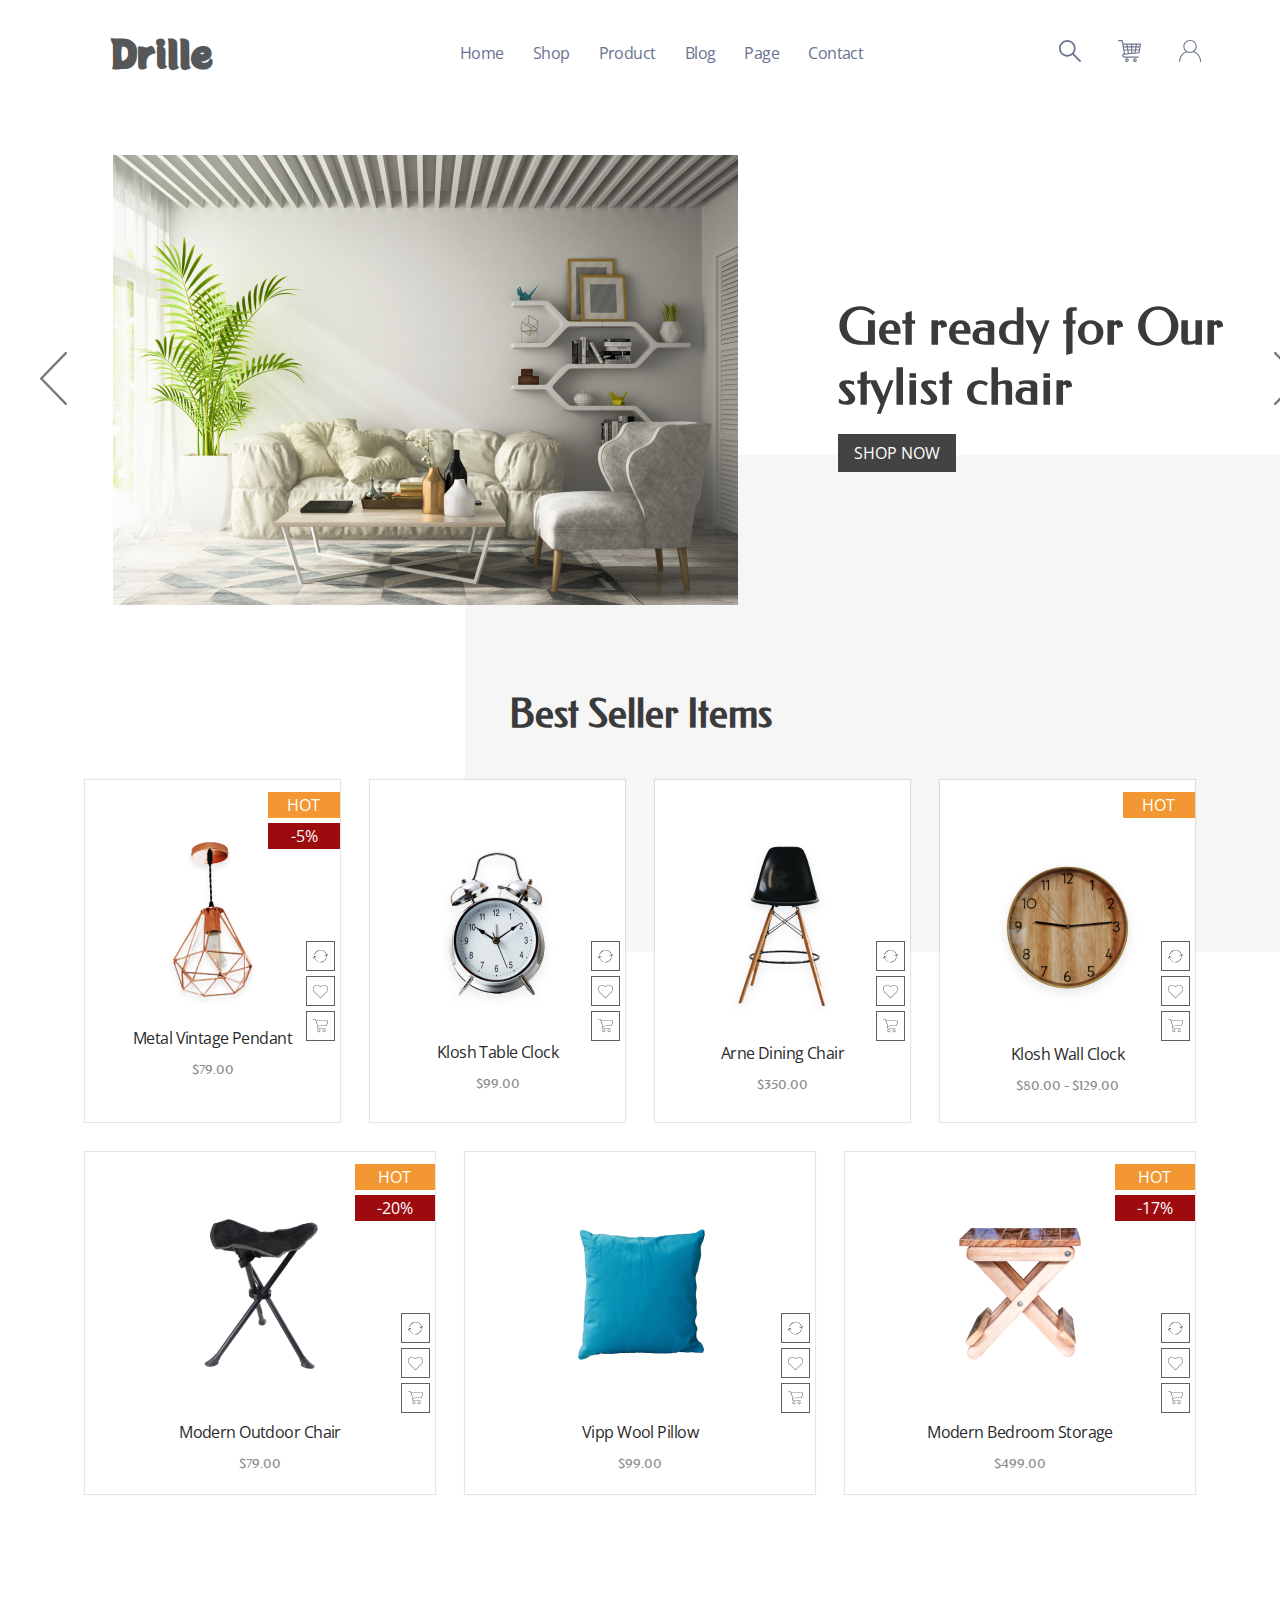
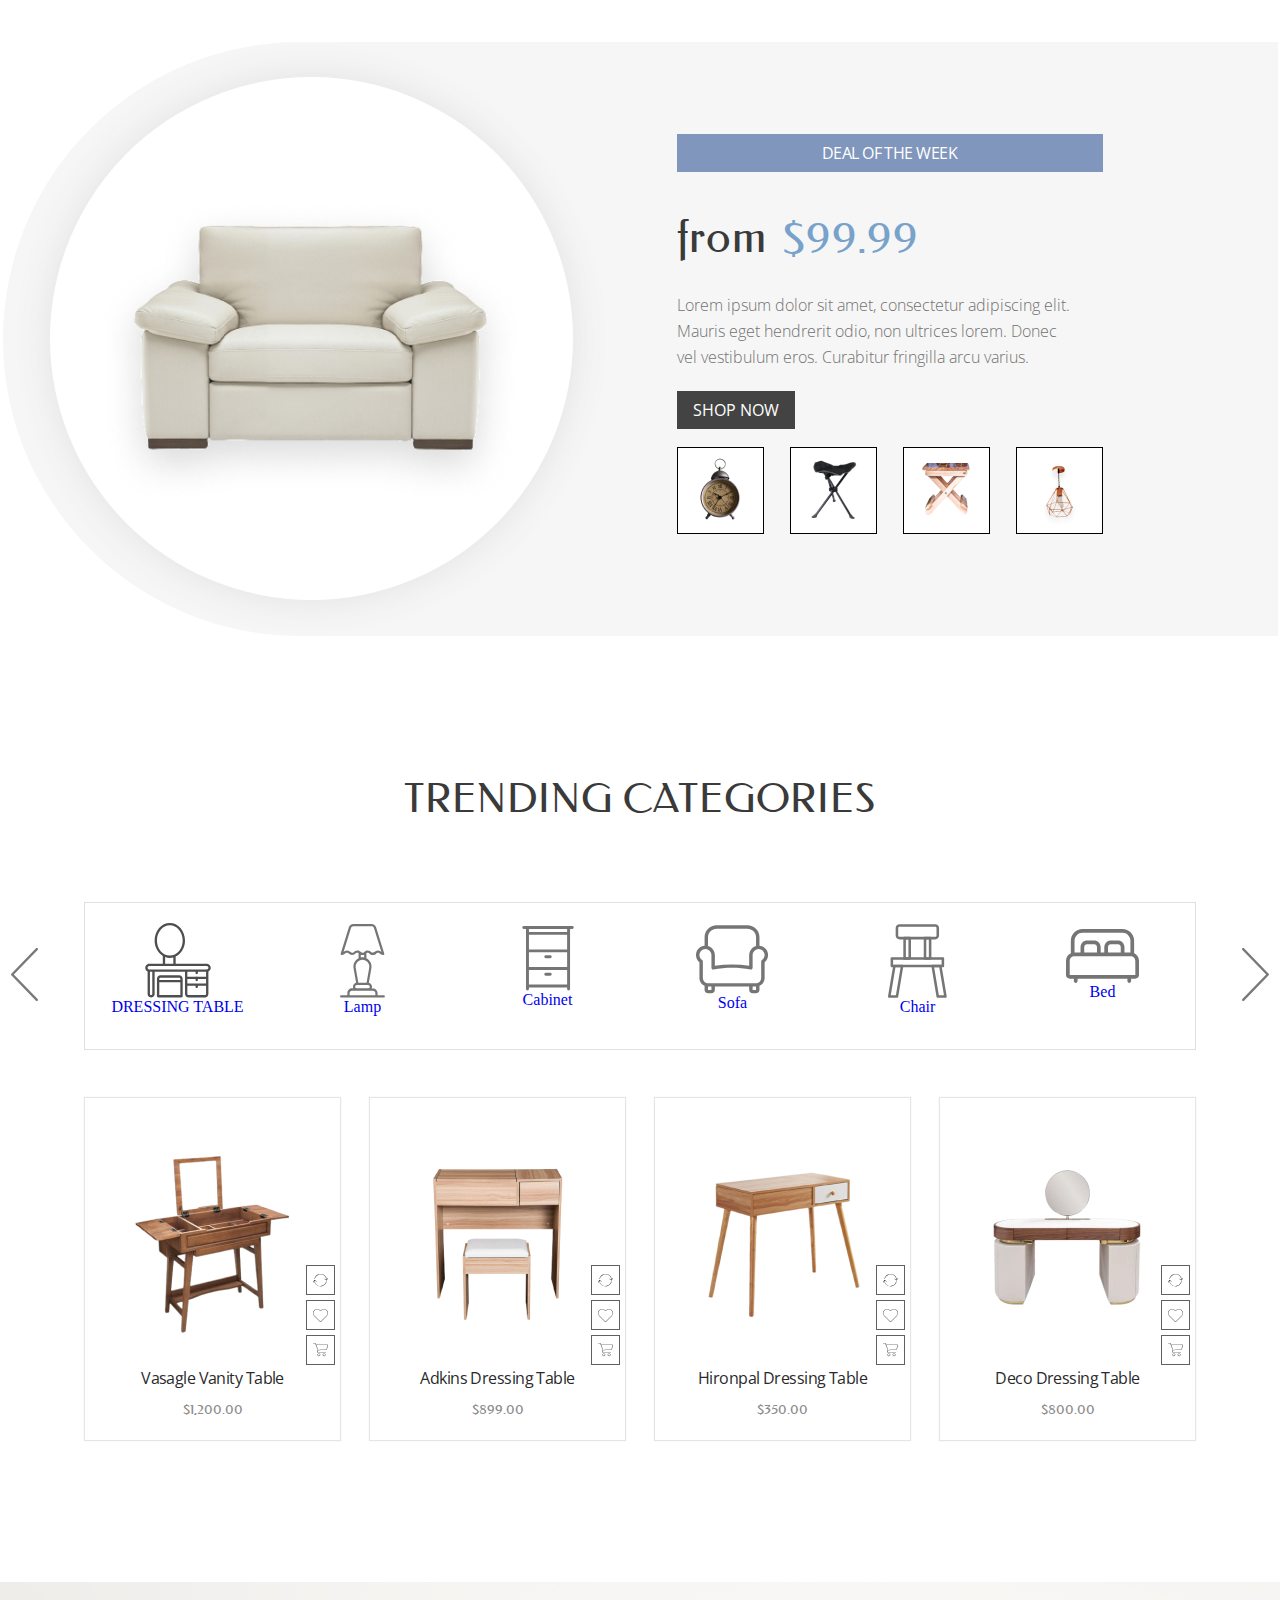
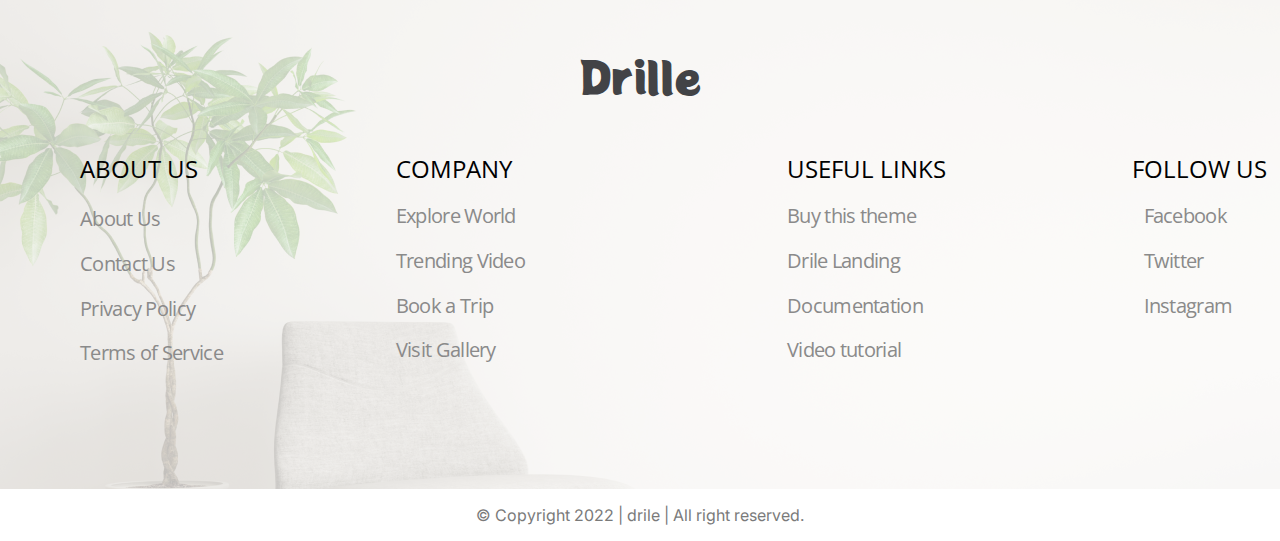
<file: test1/index.html>
<!DOCTYPE html>
<html lang="en">

<head>
    <meta charset="UTF-8">
    <meta http-equiv="X-UA-Compatible" content="IE=edge">
    <meta name="viewport" content="width=device-width, initial-scale=1.0">
    <title>Project</title>
    <link rel="stylesheet" href="style.css">
    <link rel="stylesheet" href="https://cdnjs.cloudflare.com/ajax/libs/font-awesome/6.4.0/css/all.min.css" integrity="sha512-iecdLmaskl7CVkqkXNQ/ZH/XLlvWZOJyj7Yy7tcenmpD1ypASozpmT/E0iPtmFIB46ZmdtAc9eNBvH0H/ZpiBw==" crossorigin="anonymous" referrerpolicy="no-referrer"
    />
</head>

<body>

    <div class="container">
        <header class="cont">
            <h2 class="h1">Drille</h2>
            <div class="submit">
                <a href="#" class="a">Home</a>
                <a href="#" class="a1">Shop</a>
                <a href="#" class="a1">Product</a>
                <a href="#" class="a1">Blog</a>
                <a href="#" class="a1">Page</a>
                <a href="#" class="a1">Contact</a>
            </div>
            <a href="#" class="a2"><img src="assets/img/group1.svg" alt="group1"></a>
            <a href="#" class="a3"><img src="assets/img/group2.svg" alt="group2"></a>
            <a href="#" class="a3"><img src="assets/img/vector1.svg" alt="vector1"></a>
        </header>
        <section class="consta">
            <div class="section1">
                <button class="prev a4"><img src="assets/img/vector2.svg" alt="vector2"></button>
                <div class="wrapper">
                    <div class="boxes">
                        <div class="box red">
                            <img src="assets/img/img1.png" alt="img1" class="ash">
                        </div>
                        <div class="box yellow">
                            <img src="assets/img/img1.png" alt="img1" class="ash">
                        </div>
                        <div class="box green">
                            <img src="assets/img/img1.png" alt="img1" class="ash">
                        </div>
                    </div>
                </div>
                <div class="banner">
                    <h3 class="h2">Get ready for Our stylist chair</h3>
                    <a href="#" class="a5">shop now</a>
                </div>
                <button class="next"><img src="assets/img/vector3.svg" alt="vector2"></button>
            </div>
            <div class="ramka"></div>
        </section>
        <section class="consta" style="margin-bottom: 148px;">
            <h3 class="h3">Best Seller Items</h3>
            <div class="box-ok">
                <div class="box1">
                    <img src="assets/img/img2.png" alt="img2" class="img10">
                    <div class="box2">
                        <h5 class="h4">Metal Vintage Pendant</h5>
                        <p class="money">$79.00</p>
                        <div class="bonus">
                            <p class="text1">hot</p>
                            <p class="text2">-5%</p>
                        </div>
                        <div class="like">
                            <a href="#">
                                <div class="vector"><img src="assets/img/group3.svg" alt="group3"></div>
                            </a>
                            <a href="#">
                                <div class="vector"><img src="assets/img/group4.svg" alt="group4"></div>
                            </a>
                            <a href="#">
                                <div class="vector1"><img src="assets/img/group5.svg" alt="group5"></div>
                            </a>
                        </div>
                    </div>
                </div>
                <div class="box1">
                    <img src="assets/img/img3.png" alt="img2" class="img2">
                    <div class="box3">
                        <h5 class="h4">Klosh Table Clock</h5>
                        <p class="money">$99.00</p>
                        <div class="like">
                            <a href="#">
                                <div class="vector"><img src="assets/img/group3.svg" alt="group3"></div>
                            </a>
                            <a href="#">
                                <div class="vector"><img src="assets/img/group4.svg" alt="group4"></div>
                            </a>
                            <a href="#">
                                <div class="vector1"><img src="assets/img/group5.svg" alt="group5"></div>
                            </a>
                        </div>
                    </div>
                </div>
                <div class="box1">
                    <img src="assets/img/img4.png" alt="img2" class="img3">
                    <div class="box3">
                        <h5 class="h4">Arne Dining Chair</h5>
                        <p class="money">$350.00</p>
                        <div class="like">
                            <a href="#">
                                <div class="vector"><img src="assets/img/group3.svg" alt="group3"></div>
                            </a>
                            <a href="#">
                                <div class="vector"><img src="assets/img/group4.svg" alt="group4"></div>
                            </a>
                            <a href="#">
                                <div class="vector1"><img src="assets/img/group5.svg" alt="group5"></div>
                            </a>
                        </div>
                    </div>
                </div>
                <div class="box1">
                    <img src="assets/img/img5.png" alt="img2" class="img4">
                    <div class="box4">
                        <h5 class="h4">Klosh Wall Clock</h5>
                        <p class="money">$80.00 - $129.00</p>
                        <div class="bonus">
                            <p class="text1">hot</p>
                        </div>
                        <div class="like">
                            <a href="#">
                                <div class="vector"><img src="assets/img/group3.svg" alt="group3"></div>
                            </a>
                            <a href="#">
                                <div class="vector"><img src="assets/img/group4.svg" alt="group4"></div>
                            </a>
                            <a href="#">
                                <div class="vector1"><img src="assets/img/group5.svg" alt="group5"></div>
                            </a>
                        </div>
                    </div>
                </div>
            </div>
            <div class="box5">
                <div class="box6">
                    <img src="assets/img/img6.png" alt="img2" class="img5">
                    <div class="box7">
                        <h5 class="h4">Modern Outdoor Chair</h5>
                        <p class="money">$79.00</p>
                        <div class="bonus">
                            <p class="text1">hot</p>
                            <p class="text2">-20%</p>
                        </div>
                        <div class="like">
                            <a href="#">
                                <div class="vector"><img src="assets/img/group3.svg" alt="group3"></div>
                            </a>
                            <a href="#">
                                <div class="vector"><img src="assets/img/group4.svg" alt="group4"></div>
                            </a>
                            <a href="#">
                                <div class="vector1"><img src="assets/img/group5.svg" alt="group5"></div>
                            </a>
                        </div>
                    </div>
                </div>
                <div class="box6">
                    <img src="assets/img/img7.png" alt="img2" class="img6">
                    <div class="box8">
                        <h5 class="h4">Vipp Wool Pillow</h5>
                        <p class="money">$99.00</p>
                        <div class="like">
                            <a href="#">
                                <div class="vector"><img src="assets/img/group3.svg" alt="group3"></div>
                            </a>
                            <a href="#">
                                <div class="vector"><img src="assets/img/group4.svg" alt="group4"></div>
                            </a>
                            <a href="#">
                                <div class="vector1"><img src="assets/img/group5.svg" alt="group5"></div>
                            </a>
                        </div>
                    </div>
                </div>
                <div class="box6">
                    <img src="assets/img/img8.png" alt="img2" class="img6">
                    <div class="box8">
                        <h5 class="h4">Modern Bedroom Storage</h5>
                        <p class="money">$499.00</p>
                        <div class="bonus">
                            <p class="text1">hot</p>
                            <p class="text2">-17%</p>
                        </div>
                        <div class="like">
                            <a href="#">
                                <div class="vector"><img src="assets/img/group3.svg" alt="group3"></div>
                            </a>
                            <a href="#">
                                <div class="vector"><img src="assets/img/group4.svg" alt="group4"></div>
                            </a>
                            <a href="#">
                                <div class="vector1"><img src="assets/img/group5.svg" alt="group5"></div>
                            </a>
                        </div>
                    </div>
                </div>
            </div>
        </section>
        <section class="consta">
            <div class="reklama">
                <div class="reklama-img">
                    <p class="img7"></p>
                </div>
                <div class="reklama-text">
                    <p class="text3">DEAL OF THE WEEK</p>
                    <div class="text4">
                        <p>from</p>
                        <p class="text4 text5">$99.99</p>
                    </div>
                    <p class="text6">Lorem ipsum dolor sit amet, consectetur adipiscing elit. Mauris eget hendrerit odio, non ultrices lorem. Donec vel vestibulum eros. Curabitur fringilla arcu varius.</p>
                    <a href="#" class="a6">shop now</a>
                    <div class="reklama-b">
                        <div class="reklama1"><img src="assets/img/img10.png" alt="img10"></div>
                        <div class="reklama1"><img src="assets/img/img11.png" alt="img11"></div>
                        <div class="reklama1 reklama2"><img src="assets/img/img12.png" alt="img12"></div>
                        <div class="reklama1 reklama2"><img src="assets/img/img13.png" alt="img13"></div>
                    </div>
                </div>
            </div>
        </section>
        <section class="consta">
            <h2 class="h5">TRENDING CATEGORIES</h2>
            <div class="slider1">
                <button class="left"><img src="assets/img/vector2.svg" alt=""></button>
                <div class="per">
                    <div class="xes">
                        <a href="#">
                            <div class="sass kor"><img src="assets/img/slider1.svg" alt="slider1" class="slider-c1">
                                <p class="slider-t1">DRESSING TABLE</p>
                            </div>
                        </a>
                        <a href="#">
                            <div class="sass kor"><img src="assets/img/slider2.svg" alt="slider2" class="slider-c2">
                                <p class="slider-t2">Lamp</p>
                            </div>
                        </a>
                        <a href="#">
                            <div class="sass kor"><img src="assets/img/slider3.svg" alt="slider3" class="slider-c3">
                                <p class="slider-t3">Cabinet</p>
                            </div>
                        </a>
                        <a href="#">
                            <div class="sass kor"><img src="assets/img/slider4.svg" alt="slider4" class="slider-c4">
                                <p class="slider-t4">Sofa</p>
                            </div>
                        </a>
                        <a href="#">
                            <div class="sass kor"><img src="assets/img/slider5.svg" alt="slider5" class="slider-c5">
                                <p class="slider-t5">Chair</p>
                            </div>
                        </a>
                        <a href="#">
                            <div class="sass kor"><img src="assets/img/slider6.svg" alt="slider6" class="slider-c6">
                                <p class="slider-t6">Bed</p>
                            </div>
                        </a>

                    </div>
                </div>
                <button class="right"><img src="assets/img/vector3.svg" alt=""></button>
            </div>
            <div class="boxone">
                <div class="boxtwo">
                    <img src="assets/img/img14.png" alt="img14" class="img10">
                    <div class="box2">
                        <h5 class="h4 t-h4">Vasagle Vanity Table</h5>
                        <p class="money">$1,200.00</p>
                        <div class="like like1">
                            <a href="#">
                                <div class="vector"><img src="assets/img/group3.svg" alt="group3"></div>
                            </a>
                            <a href="#">
                                <div class="vector"><img src="assets/img/group4.svg" alt="group4"></div>
                            </a>
                            <a href="#">
                                <div class="vector1"><img src="assets/img/group5.svg" alt="group5"></div>
                            </a>
                        </div>
                    </div>
                </div>
                <div class="boxtwo">
                    <img src="assets/img/img15.png" alt="img" class="img12">
                    <div class="box2">
                        <h5 class="h4 t-h5">Adkins Dressing Table</h5>
                        <p class="money">$899.00</p>
                        <div class="like like1">
                            <a href="#">
                                <div class="vector"><img src="assets/img/group3.svg" alt="group3"></div>
                            </a>
                            <a href="#">
                                <div class="vector"><img src="assets/img/group4.svg" alt="group4"></div>
                            </a>
                            <a href="#">
                                <div class="vector1"><img src="assets/img/group5.svg" alt="group5"></div>
                            </a>
                        </div>
                    </div>
                </div>
                <div class="boxtwo">
                    <img src="assets/img/img16.png" alt="img" class="img11">
                    <div class="box2">
                        <h5 class="h4 t-h5">Hironpal Dressing Table</h5>
                        <p class="money">$350.00</p>
                        <div class="like like1">
                            <a href="#">
                                <div class="vector"><img src="assets/img/group3.svg" alt="group3"></div>
                            </a>
                            <a href="#">
                                <div class="vector"><img src="assets/img/group4.svg" alt="group4"></div>
                            </a>
                            <a href="#">
                                <div class="vector1"><img src="assets/img/group5.svg" alt="group5"></div>
                            </a>
                        </div>
                    </div>
                </div>
                <div class="boxtwo">
                    <img src="assets/img/img17.png" alt="img" class="img12">
                    <div class="box2">
                        <h5 class="h4 t-h6">Deco Dressing Table</h5>
                        <p class="money">$800.00</p>
                        <div class="like like1">
                            <a href="#">
                                <div class="vector"><img src="assets/img/group3.svg" alt="group3"></div>
                            </a>
                            <a href="#">
                                <div class="vector"><img src="assets/img/group4.svg" alt="group4"></div>
                            </a>
                            <a href="#">
                                <div class="vector1"><img src="assets/img/group5.svg" alt="group5"></div>
                            </a>
                        </div>
                    </div>
                </div>
            </div>
        </section>
        <footer class="footer">
            <div class="footer-1">
                <h2 class="h1 f-t">Drille</h2>
                <div class="foot-box">
                    <div class="f-box">
                        <div class="f-box1">
                            <h3 class="f-t1">About Us</h3>
                            <div class="f-t2">
                                <a href="#">
                                    <p class="f-t4">About Us</p>
                                </a>
                                <a href="#">
                                    <p class="f-t4">Contact Us</p>
                                </a>
                                <a href="#">
                                    <p class="f-t4">Privacy Policy</p>
                                </a>
                                <a href="#">
                                    <p class="f-t4">Terms of Service</p>
                                </a>
                            </div>
                        </div>
                        <div class="f-box1">
                            <h3 class="f-t1">Company</h3>
                            <div class="f-t3">
                                <a href="#">
                                    <p class="f-t4">Explore World</p>
                                </a>
                                <a href="#">
                                    <p class="f-t4">Trending Video</p>
                                </a>
                                <a href="#">
                                    <p class="f-t4">Book a Trip</p>
                                </a>
                                <a href="#">
                                    <p class="f-t4">Visit Gallery</p>
                                </a>
                            </div>
                        </div>
                    </div>
                    <div class="f-box2">
                        <div class="f-box1">
                            <h3 class="f-t1">USEFUL LINKS</h3>
                            <div class="f-t3">
                                <a href="#">
                                    <p class="f-t4">Buy this theme</p>
                                </a>
                                <a href="#">
                                    <p class="f-t4">Drile Landing</p>
                                </a>
                                <a href="#">
                                    <p class="f-t4">Documentation</p>
                                </a>
                                <a href="#">
                                    <p class="f-t4">Video tutorial</p>
                                </a>
                            </div>
                        </div>
                        <div class="f-box1">
                            <h3 class="f-t1">FOLLOW US</h3>
                            <div class="f-t3">
                                <a href="https://facebook.com/" class="f-t5">
                                    <i class="fa-brands fa-facebook fa-xl" style="color: #c1dbf0;"></i>
                                    <p class="f-t4">Facebook</p>
                                </a>
                                <a href="https://twitter.com/" class="f-t5">
                                    <i class="fa-brands fa-twitter fa-xl" style="color: #c1dbf0;"></i>
                                    <p class="f-t4">Twitter</p>
                                </a>
                                <a href="https://instagram.com/" class="f-t5">
                                    <i class="fa-brands fa-instagram fa-xl" style="color: #c1dbf0;"></i>
                                    <p class="f-t4">Instagram</p>
                                </a>
                            </div>
                        </div>
                    </div>
                </div>
                <div class="footer-up">© Copyright 2022 | drile | All right reserved.</div>
            </div>
        </footer>
    </div>

    <script>
        const boxes = document.querySelector('.boxes'),
            wrapper = document.querySelector('.wrapper'),
            next = document.querySelector('.next'),
            prev = document.querySelector('.prev'),
            box = document.querySelectorAll('.box'),
            width = window.getComputedStyle(wrapper).width;

        let offset = 0;

        boxes.style.width = 100 * box.length + "%";

        box.forEach(box => {
            box.style.width = width + "px";
        });

        next.addEventListener('click', () => {
            if (offset == +width.slice(0, width.length - 2) * (box.length - 1)) {
                offset = 0;
            } else {
                offset += +width.slice(0, width.length - 2);
            }

            boxes.style.transform = `translateX(-${offset}px)`;
        });

        prev.addEventListener('click', () => {
            if (offset == 0) {
                offset = +width.slice(0, width.length - 2) * (box.length - 1);
            } else {
                offset -= +width.slice(0, width.length - 2);
            }

            boxes.style.transform = `translateX(-${offset}px)`;
        });
    </script>
</body>

</html>
</file>
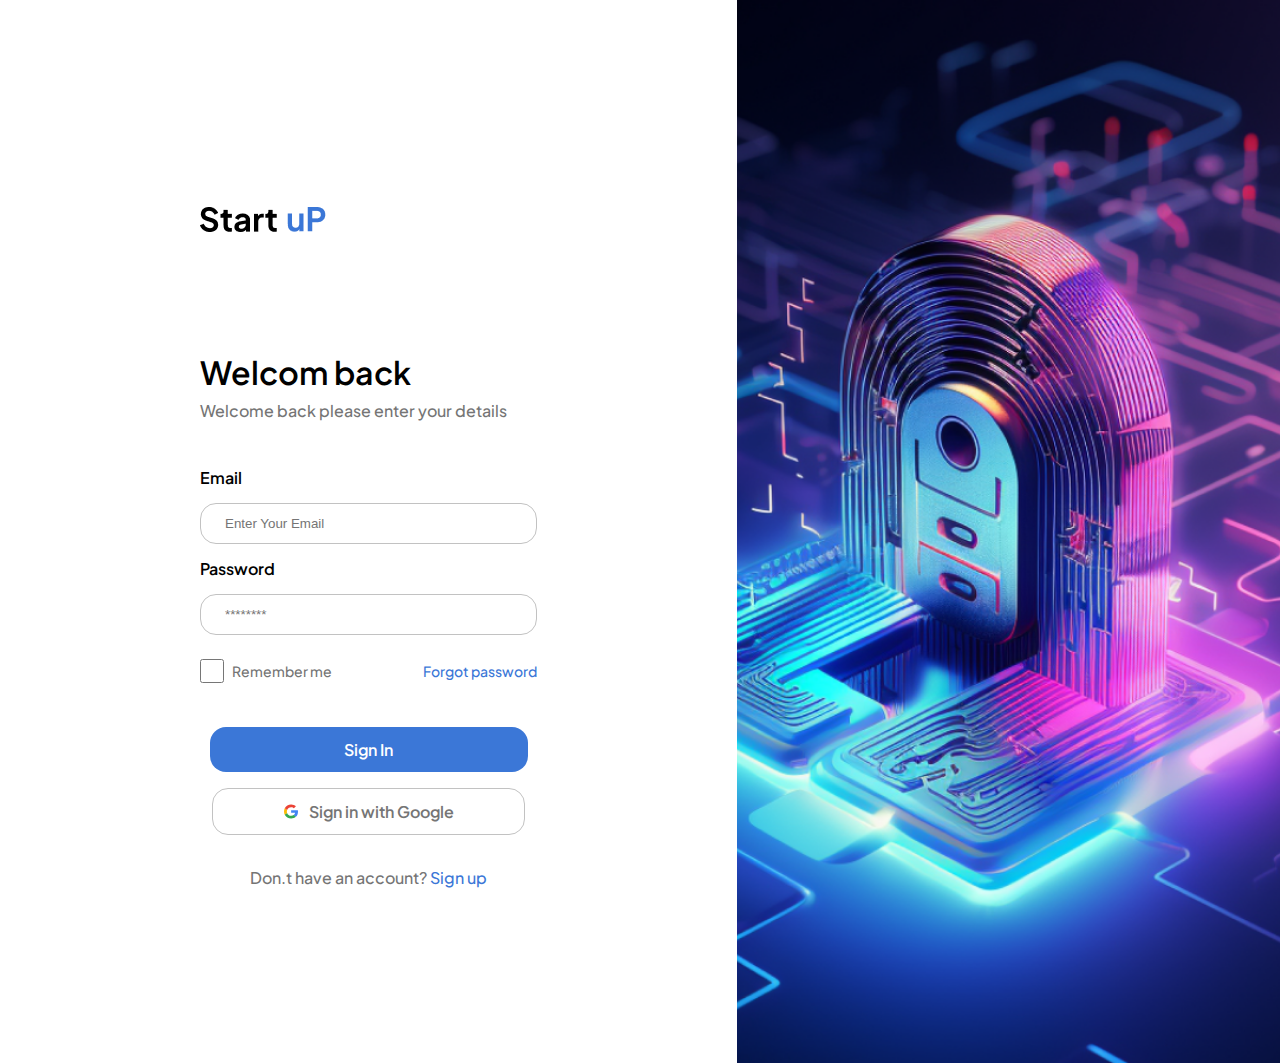
<file: test2/index.html>
<!DOCTYPE html>
<html lang="en">

<head>
    <meta charset="UTF-8">
    <meta http-equiv="X-UA-Compatible" content="IE=edge">
    <meta name="viewport" content="width=device-width, initial-scale=1.0">
    <title>StartUp</title>
    <link rel="stylesheet" href="style.css">
</head>

<body>

    <div class="container">
        <div class="conta">
            <div class="logoimg">
                <img src="img/Start.png" alt="Start" clas>
                <img src="img/uP.png" alt="uP">
            </div>
            <div class="maydon">
                <h1 class="t1">Welcom back</h1>
                <p class="t2">Welcome back please enter your details</p>

                <form method="post">
                    <label for="email" class="t3">Email</label>
                    <input type="email" name="email" placeholder="Enter Your Email" class="input1">
                    <label for="pass" class="t3">Password</label>
                    <input type="password" name="pass" placeholder="********" min="8" max="16" class="input1">
                    <div class="chec">
                        <div class="s">
                            <input type="checkbox" name="check" class="input2">
                            <label for="check" class="t4">Remember me</label>
                        </div>
                        <a href="#" class="t5">Forgot password</a>
                    </div>
                </form>
                <div class="signin">
                    <a href="#" class="t6">Sign In</a>
                    <a href="#" class="t7"><img src="img/google.svg" alt=""> Sign in with Google</a>
                    <p class="t8">Don.t have an account?
                        <a href="#" class="t9">Sign up</a>
                    </p>
                </div>
            </div>
        </div>
        <div class="rasm"></div>
    </div>


</body>

</html>
</file>
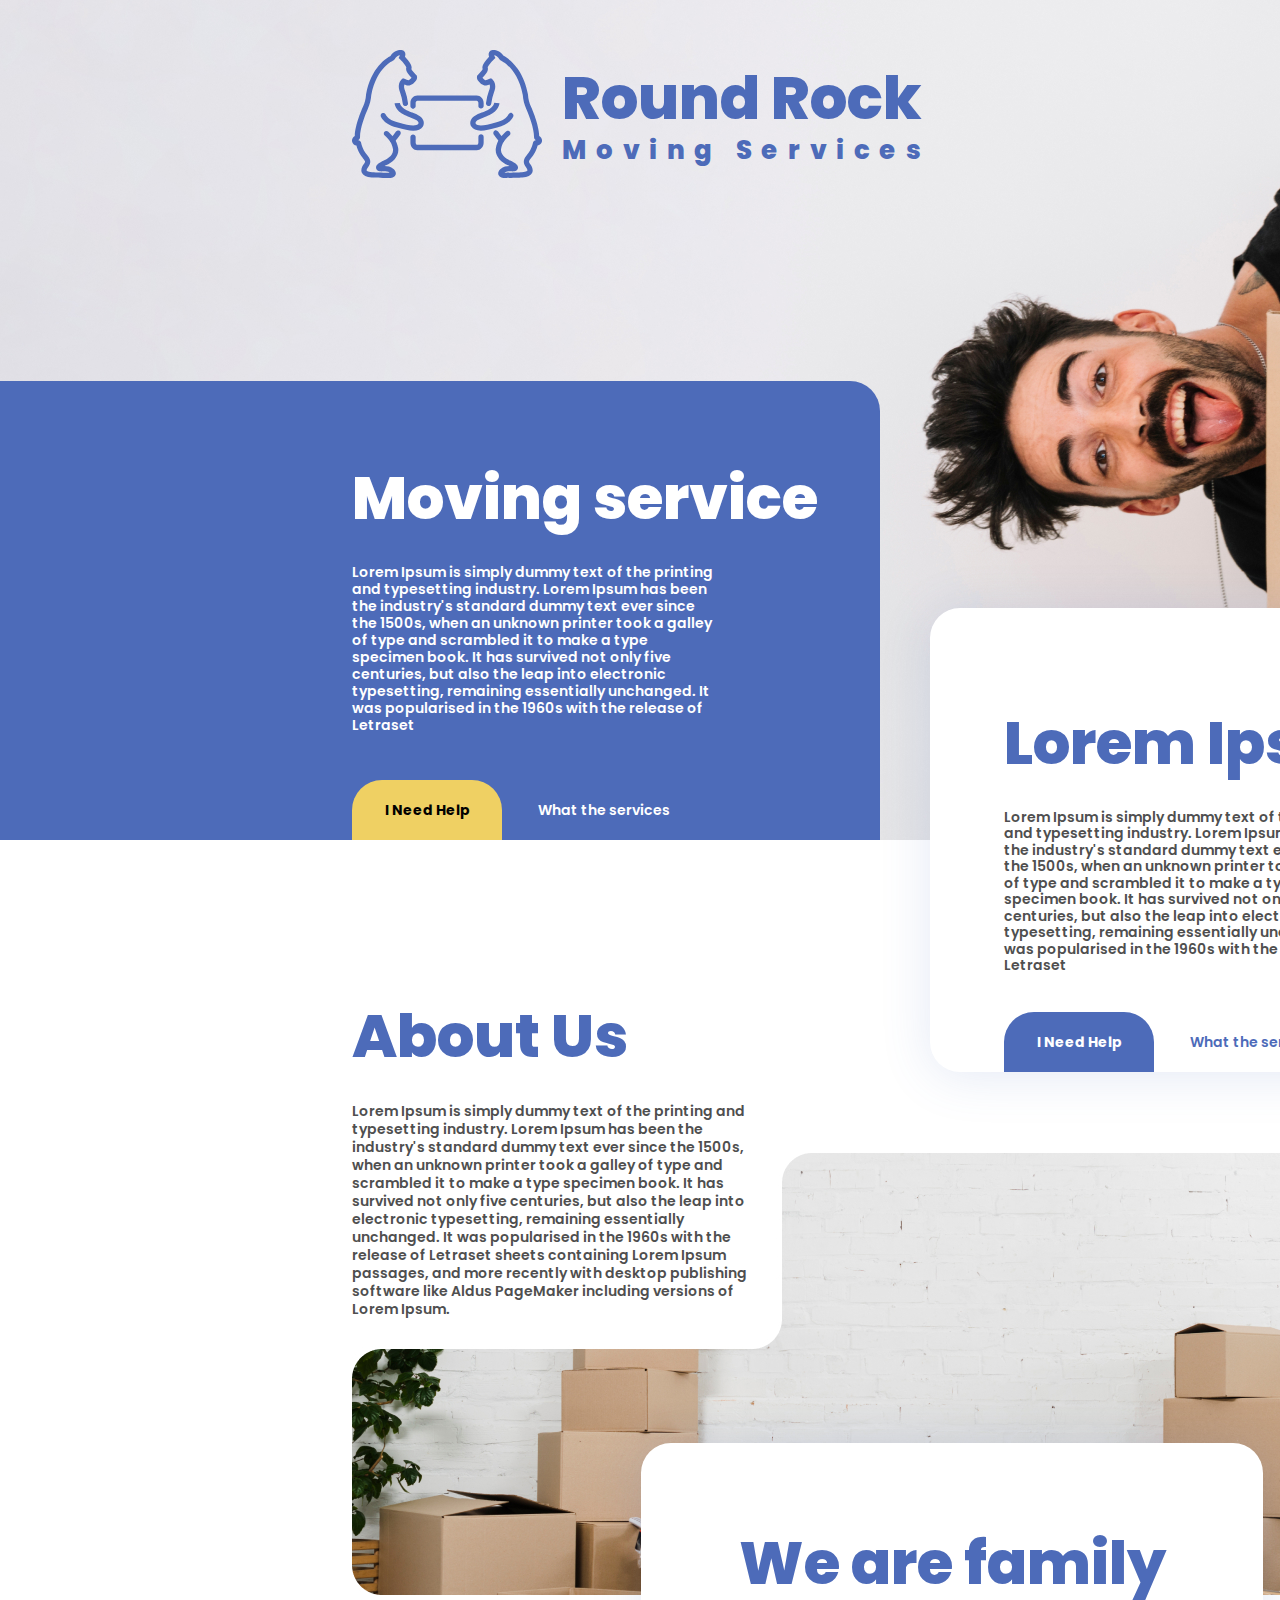
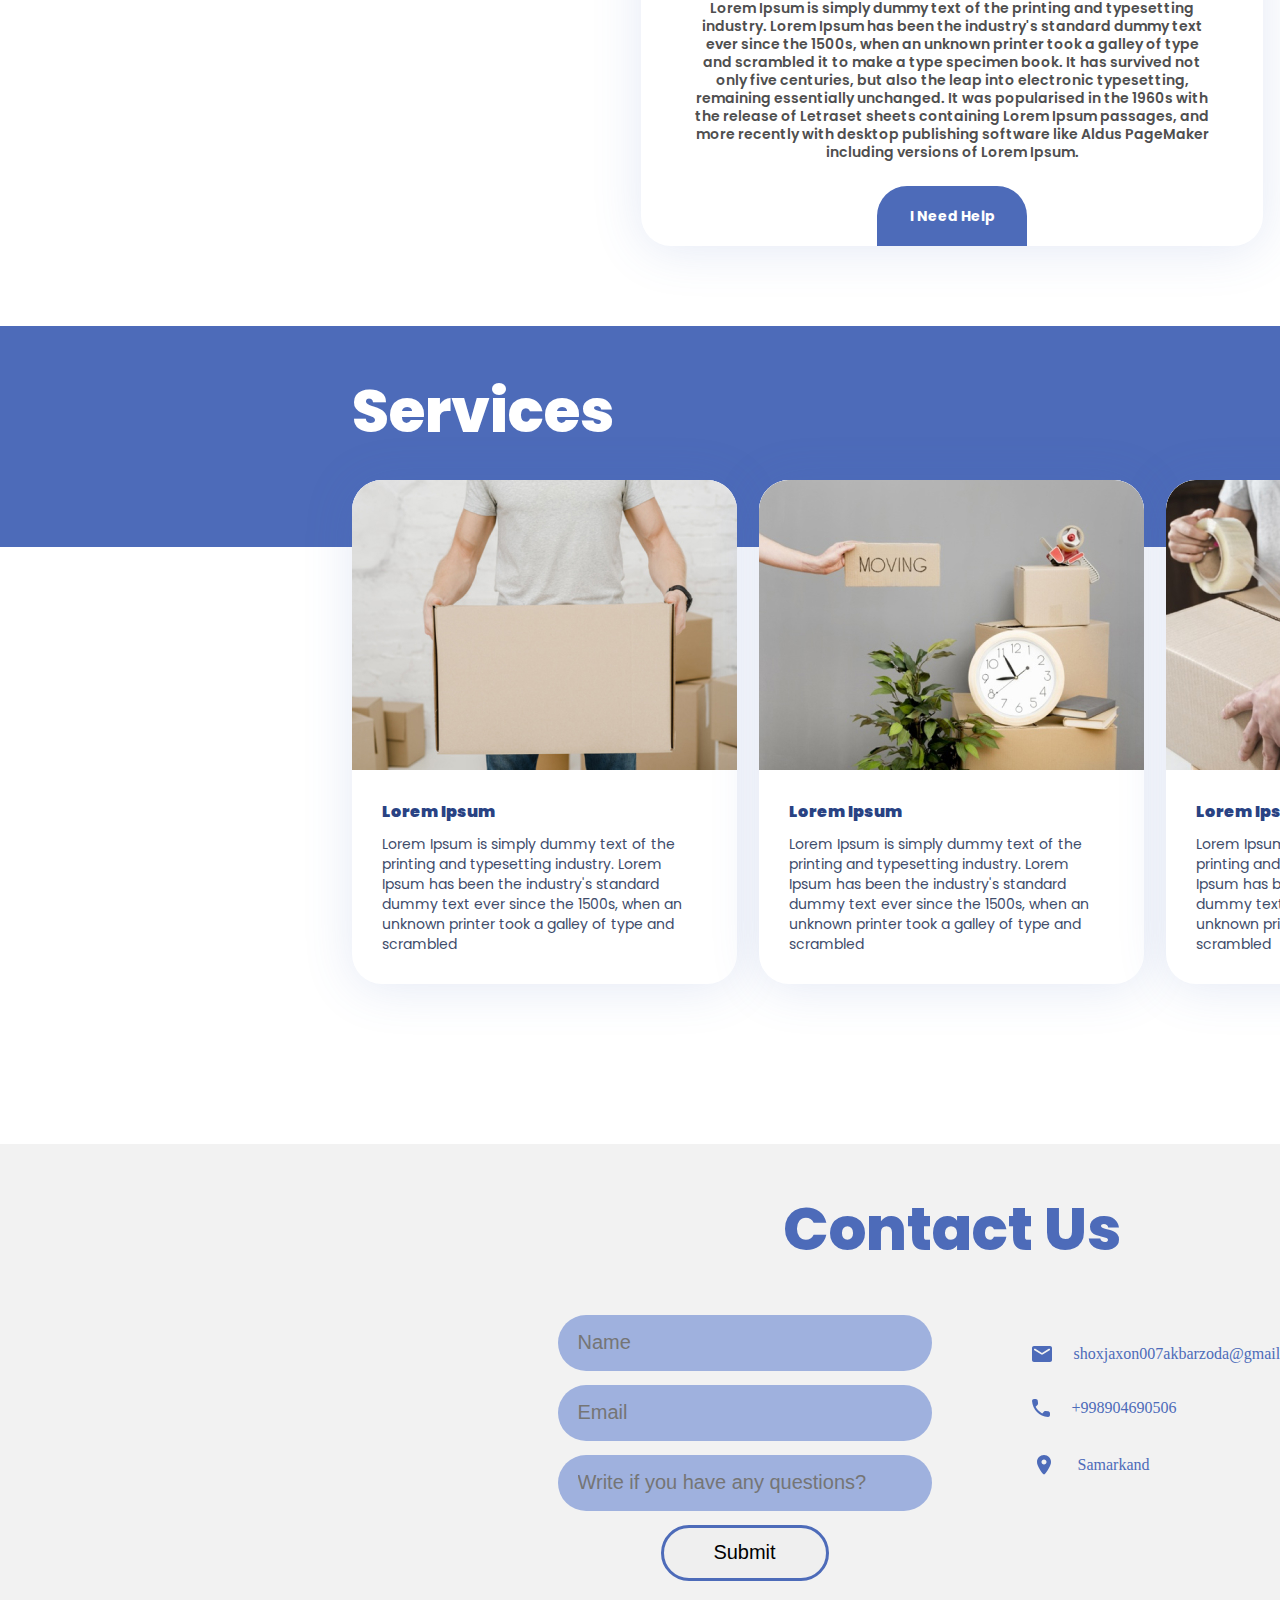
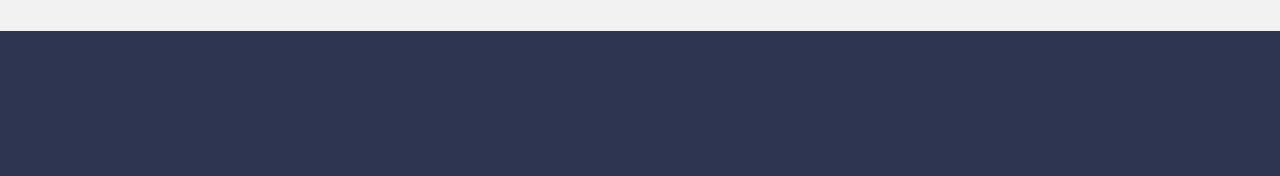
<file: website-1/index.html>
<!DOCTYPE html>
<html lang="en">

<head>
    <meta charset="UTF-8">
    <meta http-equiv="X-UA-Compatible" content="IE=edge">
    <meta name="viewport" content="width=device-width, initial-scale=1.0">
    <title>Round Rock</title>
    <link rel="stylesheet" href="style.css">
</head>

<body>

    <div class="container">
        <header class="header">
            <div class="header_box1">
                <div class="header_img1"></div>
                <h1 class="header_title">Round Rock
                    <p class="header_text">Moving Services</p>
                </h1>
            </div>
            <div class="header_box2">
                <div class="header_box3">
                    <h1 class="header_h1">Moving service</h1>
                    <p class="header_p1 p1">Lorem Ipsum is simply dummy text of the printing and typesetting industry. Lorem Ipsum has been the industry's standard dummy text ever since the 1500s, when an unknown printer took a galley of type and scrambled it to make a type
                        specimen book. It has survived not only five centuries, but also the leap into electronic typesetting, remaining essentially unchanged. It was popularised in the 1960s with the release of Letraset</p>
                    <div class="header_button">
                        <a href="#contact" class="button">I Need Help</a>
                        <a href="#services" class="header_p1">What the services</a>
                    </div>
                </div>
            </div>
            <div class="header_box4">
                <div class="header_box5">
                    <h1 class="header_p2">Lorem Ipsum</h1>
                    <p class="header_p3">
                        Lorem Ipsum is simply dummy text of the printing and typesetting industry. Lorem Ipsum has been the industry's standard dummy text ever since the 1500s, when an unknown printer took a galley of type and scrambled it to make a type specimen book. It has
                        survived not only five centuries, but also the leap into electronic typesetting, remaining essentially unchanged. It was popularised in the 1960s with the release of Letraset
                    </p>
                    <div class="header_button1">
                        <a href="#contact" class="button1">I Need Help</a>
                        <a href="#services" class="header_p4">What the services</a>
                    </div>
                </div>
            </div>
        </header>
        <section>
            <div class="section">
                <h1 class="header_box3 section_title">About Us</h1>
                <p class="header_box3 section_text">
                    Lorem Ipsum is simply dummy text of the printing and typesetting industry. Lorem Ipsum has been the industry's standard dummy text ever since the 1500s, when an unknown printer took a galley of type and scrambled it to make a type specimen book. It has
                    survived not only five centuries, but also the leap into electronic typesetting, remaining essentially unchanged. It was popularised in the 1960s with the release of Letraset sheets containing Lorem Ipsum passages, and more recently
                    with desktop publishing software like Aldus PageMaker including versions of Lorem Ipsum.
                </p>
                <div class="header_box3 section_img1"></div>
                <div class="section_box1">
                    <h1 class="section_h1">We are family</h1>
                    <p class="section_p1">Lorem Ipsum is simply dummy text of the printing and typesetting industry. Lorem Ipsum has been the industry's standard dummy text ever since the 1500s, when an unknown printer took a galley of type and scrambled it to make a type
                        specimen book. It has survived not only five centuries, but also the leap into electronic typesetting, remaining essentially unchanged. It was popularised in the 1960s with the release of Letraset sheets containing Lorem Ipsum
                        passages, and more recently with desktop publishing software like Aldus PageMaker including versions of Lorem Ipsum.</p>
                    <a href="#contact" class="button1 section_button">I Need Help</a>
                </div>
            </div>
            <div id="services">
                <div class="services">
                    <h1 class="services_h1">Services</h1>
                </div>
                <div class="services_box1">
                    <div class="services_box">
                        <div class="img2"></div>
                        <h1 class="services_h2">Lorem Ipsum</h1>
                        <p class="p2">Lorem Ipsum is simply dummy text of the printing and typesetting industry. Lorem Ipsum has been the industry's standard dummy text ever since the 1500s, when an unknown printer took a galley of type and scrambled</p>
                    </div>
                    <div class="services_box2">
                        <div class="img3"></div>
                        <h1 class="services_h2">Lorem Ipsum</h1>
                        <p class="p2">Lorem Ipsum is simply dummy text of the printing and typesetting industry. Lorem Ipsum has been the industry's standard dummy text ever since the 1500s, when an unknown printer took a galley of type and scrambled</p>
                    </div>
                    <div class="services_box3">
                        <div class="img4"></div>
                        <h1 class="services_h2">Lorem Ipsum</h1>
                        <p class="p2">Lorem Ipsum is simply dummy text of the printing and typesetting industry. Lorem Ipsum has been the industry's standard dummy text ever since the 1500s, when an unknown printer took a galley of type and scrambled</p>
                    </div>
                </div>
            </div>
        </section>
        <section id="contact" class="contact">
            <h1 class="contact_title">Contact Us</h1>
            <div class="contact_box">
                <div class="contact_box1">
                    <input type="text" placeholder="Name" class="contact_text">
                    <input type="email" name="email" placeholder="Email" class="contact_text">
                    <input type="text" name="text" placeholder="Write if you have any questions?" class="contact_text">
                    <input type="button" value="Submit" class="contact_button">
                </div>
                <div class="contact_box2">
                    <div class="icon_box1">
                        <img src="img/email.svg" alt="email">
                        <a href="email:shoxjaxon007akbarzoda@gmail.com" class="contact_submit">shoxjaxon007akbarzoda@gmail.com</a>
                    </div>
                    <div class="icon_box1">
                        <img src="img/tell.svg" alt="tell">
                        <a href="tel: +998904690506" class="contact_submit">+998904690506</a>
                    </div>
                    <div class="icon_box1">
                        <img src="img/location.svg" alt="location">
                        <a href="#" class="contact_submit">Samarkand</a>
                    </div>
                </div>
            </div>
        </section>
        <footer class="footer"></footer>
    </div>

</body>

</html>
</file>
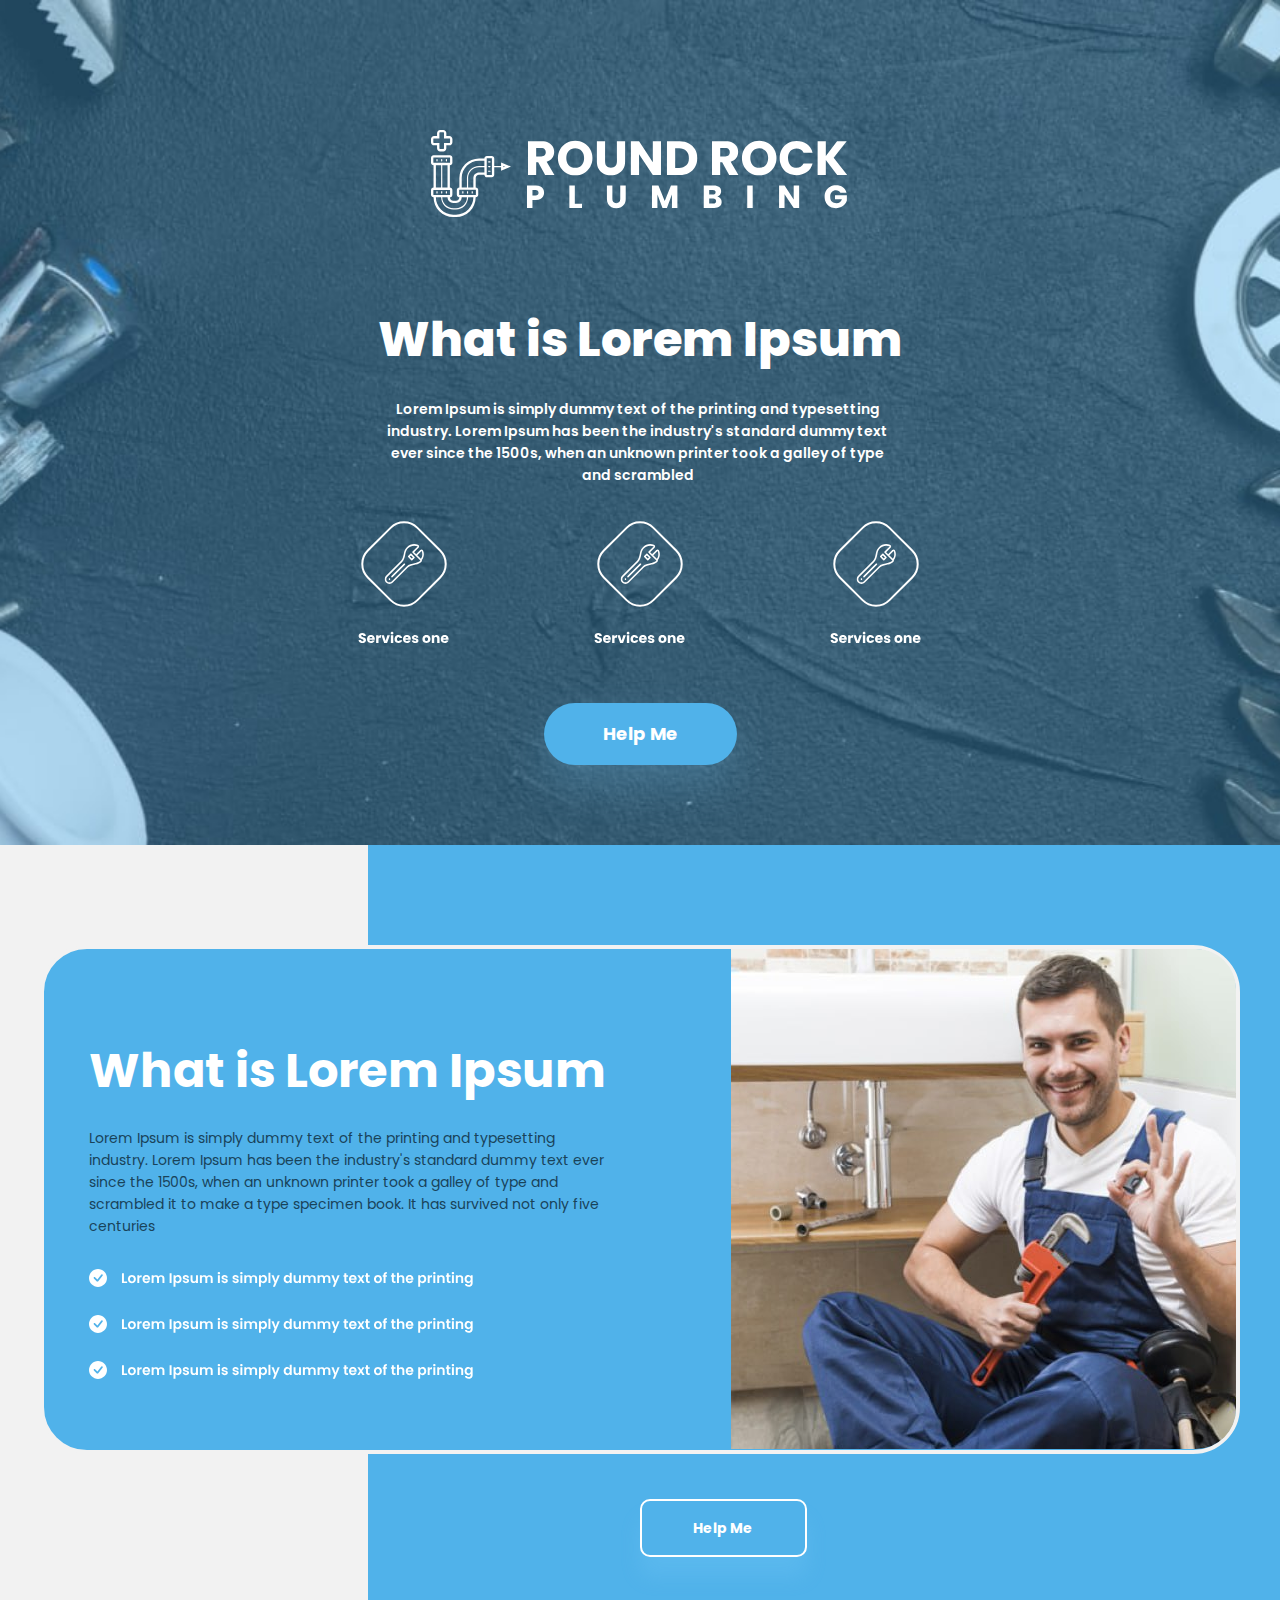
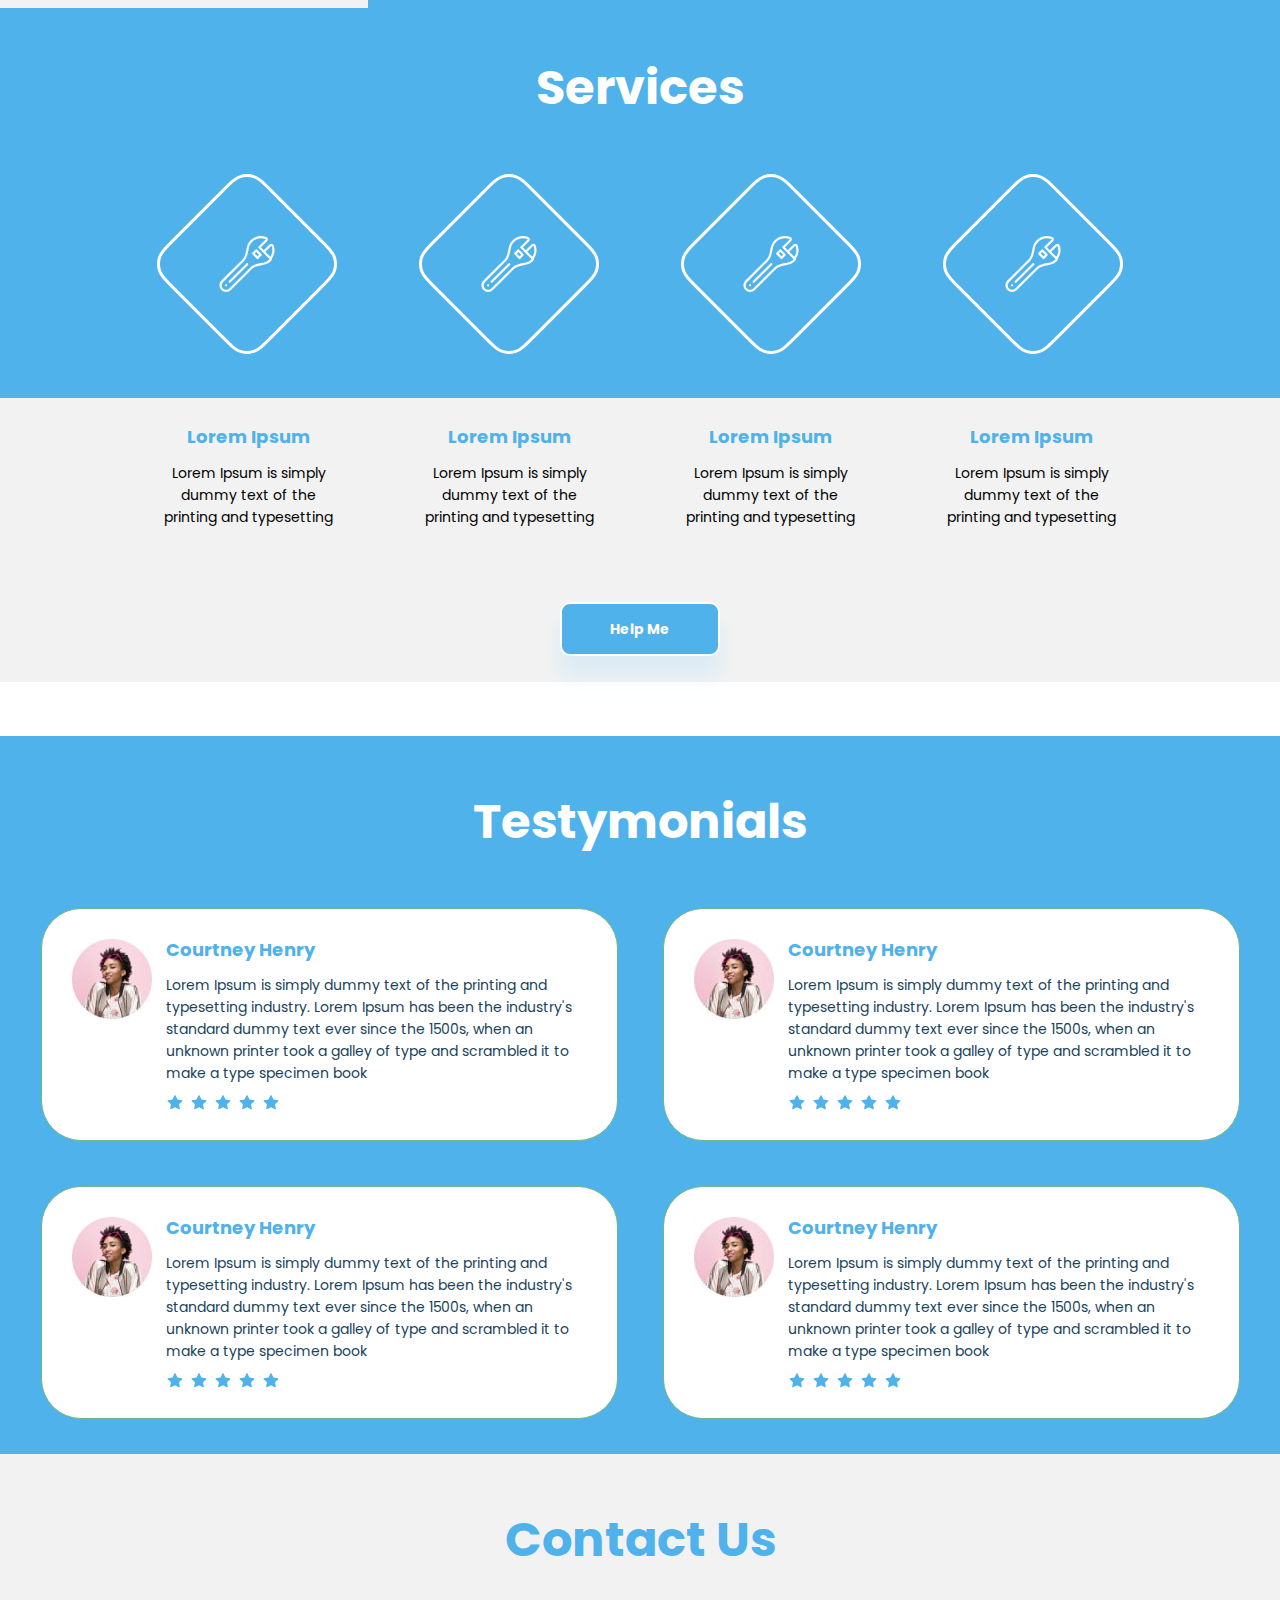
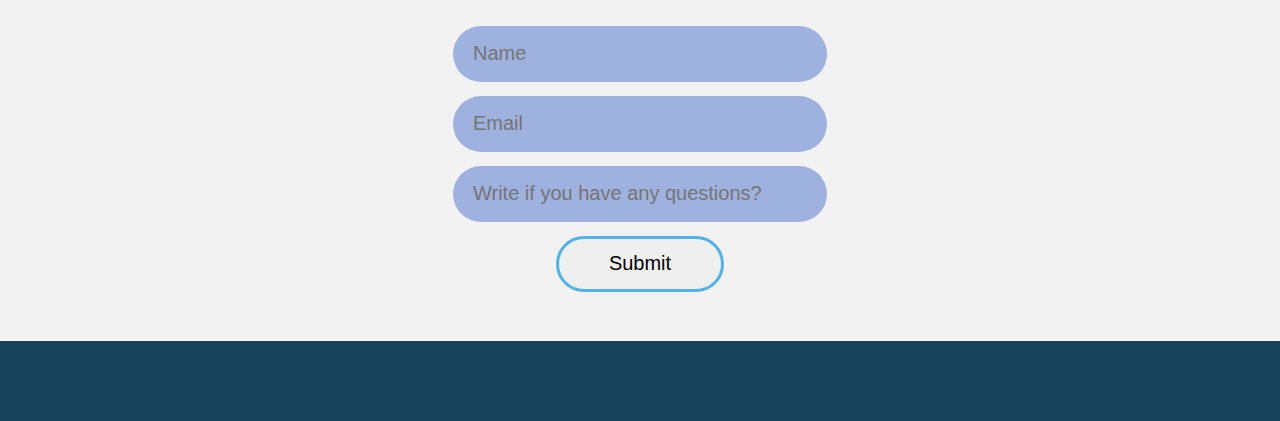
<file: website-3/index.html>
<!DOCTYPE html>
<html lang="en">

<head>
    <meta charset="UTF-8">
    <meta http-equiv="X-UA-Compatible" content="IE=edge">
    <meta name="viewport" content="width=device-width, initial-scale=1.0">
    <title>Round Rock</title>
    <link rel="stylesheet" href="style.css">
</head>

<body>
    <div class="all">
        <header class="header">
            <div class="container">
                <img src="img/logo.svg" class="logo" alt="logo">
                <div class="header_text">
                    <h1 class="header_h1">What is Lorem Ipsum</h1>
                    <p class="header_p">Lorem Ipsum is simply dummy text of the printing and typesetting industry. Lorem Ipsum has been the industry's standard dummy text ever since the 1500s, when an unknown printer took a galley of type and scrambled</p>
                </div>
                <div class="box_logo">
                    <img src="img/vector.svg" alt="vector">
                    <img src="img/vector.svg" class="gap" alt="vector">
                    <img src="img/vector.svg" class="gap" alt="vector">
                </div>
                <a href="#" class="a">Help Me</a>
            </div>
        </header>
        <section class="section1">
            <div class="container">
                <div class="section_box1">
                    <div class="div_box1">
                        <h1 class="section_h1">What is Lorem Ipsum</h1>
                        <p class="section_p">Lorem Ipsum is simply dummy text of the printing and typesetting industry. Lorem Ipsum has been the industry's standard dummy text ever since the 1500s, when an unknown printer took a galley of type and scrambled it to make a type
                            specimen book. It has survived not only five centuries</p>
                        <div class="div_box2">
                            <img src="img/group.svg" alt="group">
                            <img src="img/group.svg" class="group" alt="group">
                            <img src="img/group.svg" class="group" alt="group">
                        </div>
                    </div>
                    <a href="#" class="section_a">Help Me</a>
                    <div class="div_box3"></div>
                </div>
            </div>
            <div class="section_box2"></div>
        </section>
        <section>
            <div class="section2">
                <h1 class="services_h1">Services</h1>
                <img src="img/group2.svg" class="services_img" alt="group2">
            </div>
            <div class="section3">
                <div class="services_text">
                    <div class="services_title">
                        <h1 class="services_h2">Lorem Ipsum</h1>
                        <p class="services_p">Lorem Ipsum is simply dummy text of the printing and typesetting</p>
                    </div>
                    <div class="services_title">
                        <h1 class="services_h2">Lorem Ipsum</h1>
                        <p class="services_p">Lorem Ipsum is simply dummy text of the printing and typesetting</p>
                    </div>
                    <div class="services_title">
                        <h1 class="services_h2">Lorem Ipsum</h1>
                        <p class="services_p">Lorem Ipsum is simply dummy text of the printing and typesetting</p>
                    </div>
                    <div class="services_title">
                        <h1 class="services_h2">Lorem Ipsum</h1>
                        <p class="services_p">Lorem Ipsum is simply dummy text of the printing and typesetting</p>
                    </div>
                </div>
                <a href="#" class="services_a">Help Me</a>
            </div>
        </section>
        <section class="testimonials">
            <div class="container">
                <h2 class="tes-title">Testymonials</h2>
                <div class="tes-box">
                    <div class="t-box">
                        <img src="img/woman.jpg" class="tes-img">
                        <div class="t-b-text">
                            <h2 class="t-h2">Courtney Henry</h2>
                            <p class="t-p">
                                Lorem Ipsum is simply dummy text of the printing and typesetting industry. Lorem Ipsum has been the industry's standard dummy text ever since the 1500s, when an unknown printer took a galley of type and scrambled it to make a type specimen book
                            </p>
                            <img src="img/yulduz.svg" class="t-img">
                        </div>
                    </div>
                    <div class="t-box">
                        <img src="img/woman.jpg" class="tes-img">
                        <div class="t-b-text">
                            <h2 class="t-h2">Courtney Henry</h2>
                            <p class="t-p">
                                Lorem Ipsum is simply dummy text of the printing and typesetting industry. Lorem Ipsum has been the industry's standard dummy text ever since the 1500s, when an unknown printer took a galley of type and scrambled it to make a type specimen book
                            </p>
                            <img src="img/yulduz.svg" class="t-img">
                        </div>
                    </div>
                </div>
                <div class="tes-box t-help">
                    <div class="t-box">
                        <img src="img/woman.jpg" class="tes-img">
                        <div class="t-b-text">
                            <h2 class="t-h2">Courtney Henry</h2>
                            <p class="t-p">
                                Lorem Ipsum is simply dummy text of the printing and typesetting industry. Lorem Ipsum has been the industry's standard dummy text ever since the 1500s, when an unknown printer took a galley of type and scrambled it to make a type specimen book
                            </p>
                            <img src="img/yulduz.svg" class="t-img">
                        </div>
                    </div>
                    <div class="t-box">
                        <img src="img/woman.jpg" class="tes-img">
                        <div class="t-b-text">
                            <h2 class="t-h2">Courtney Henry</h2>
                            <p class="t-p">
                                Lorem Ipsum is simply dummy text of the printing and typesetting industry. Lorem Ipsum has been the industry's standard dummy text ever since the 1500s, when an unknown printer took a galley of type and scrambled it to make a type specimen book
                            </p>
                            <img src="img/yulduz.svg" class="t-img">
                        </div>
                    </div>
                </div>
            </div>
        </section>
        <section id="contact" class="contact">
            <h1 class="contact_title">Contact Us</h1>
            <div class="contact_box">
                <div class="contact_box1">
                    <input type="text" placeholder="Name" class="contact_text">
                    <input type="email" name="email" placeholder="Email" class="contact_text">
                    <input type="text" name="text" placeholder="Write if you have any questions?" class="contact_text">
                    <input type="button" value="Submit" class="contact_button">
                </div>
            </div>
        </section>
        <footer class="footer"></footer>
    </div>

</body>

</html>
</file>
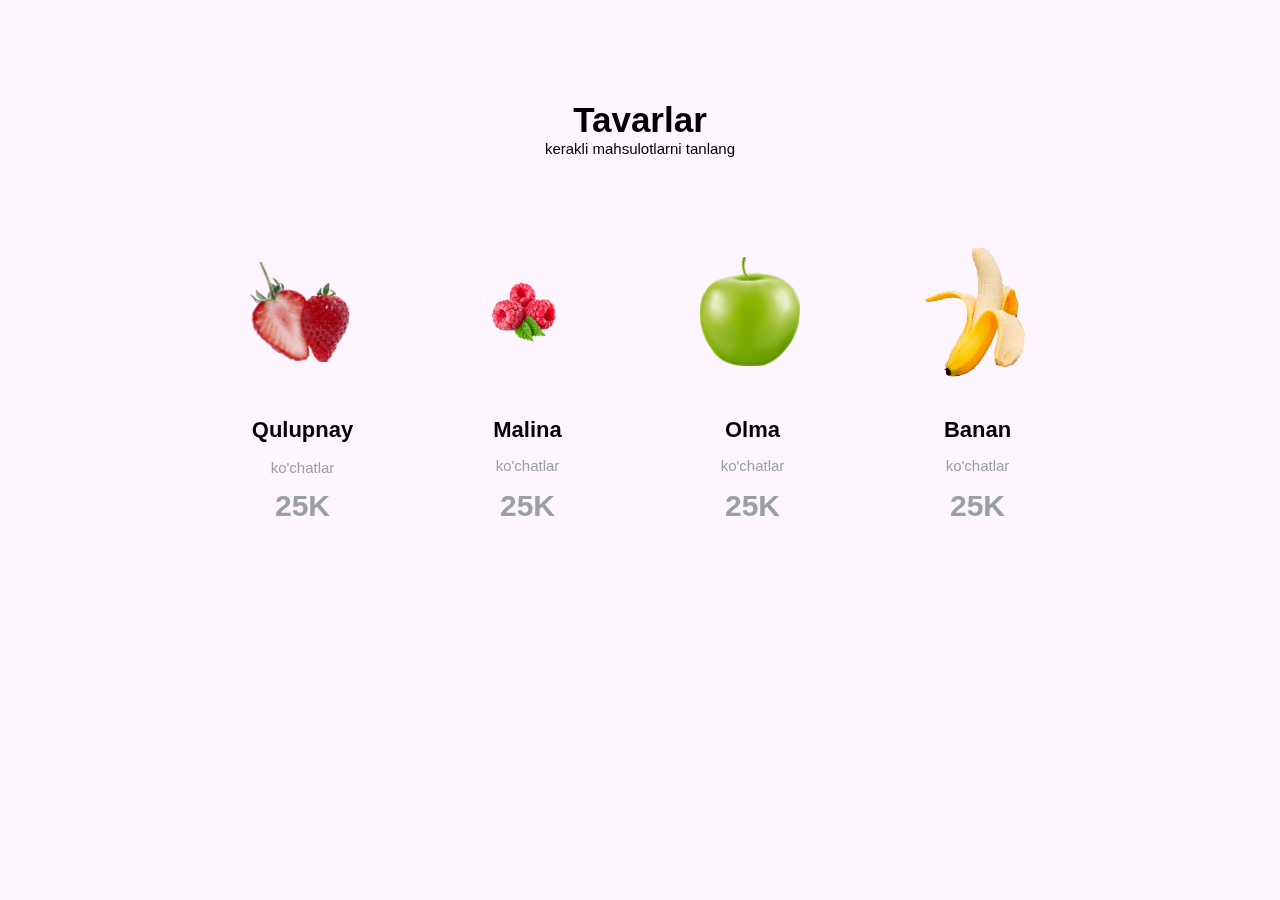
<file: assets/Topshiriqlar_Bazasi/button_animatsiya/index.html>
<!DOCTYPE html>
<html lang="en">

<head>
    <meta charset="UTF-8">
    <meta http-equiv="X-UA-Compatible" content="IE=edge">
    <meta name="viewport" content="width=device-width, initial-scale=1.0">
    <title>Button Animatsiya</title>
    <link rel="stylesheet" href="style.css">
</head>

<body>

    <h1>Tavarlar</h1>
    <p class="p1">kerakli mahsulotlarni tanlang</p>
    <div class="container">
        <div class="box1">
            <div class="rasm1"></div>
            <div class="wrapper">
                <div class="wave"></div>
            </div>
            <span>Qulupnay</span><br>
            <span class="p2">ko'chatlar</span>
            <p class="p3">25K</p>
        </div>
        <div class="box2">
            <div class="rasm2"></div>
            <div class="wrapper">
                <div class="wave"></div>
            </div>
            <span>Malina</span> <br>
            <p class="p2">ko'chatlar</p>
            <p class="p4">25K</p>
        </div>
        <div class="box3">
            <div class="rasm3"></div>
            <div class="wrapper">
                <div class="wave"></div>
            </div>
            <span>Olma</span> <br>
            <p class="p2">ko'chatlar</p>
            <p class="p5">25K</p>
        </div>
        <div class="box4">
            <div class="rasm4"></div>
            <div class="wrapper">
                <div class="wave"></div>
            </div>
            <span>Banan</span> <br>
            <p class="p2">ko'chatlar</p>
            <p class="p6">25K</p>
        </div>
    </div>

</body>

</html>
</file>
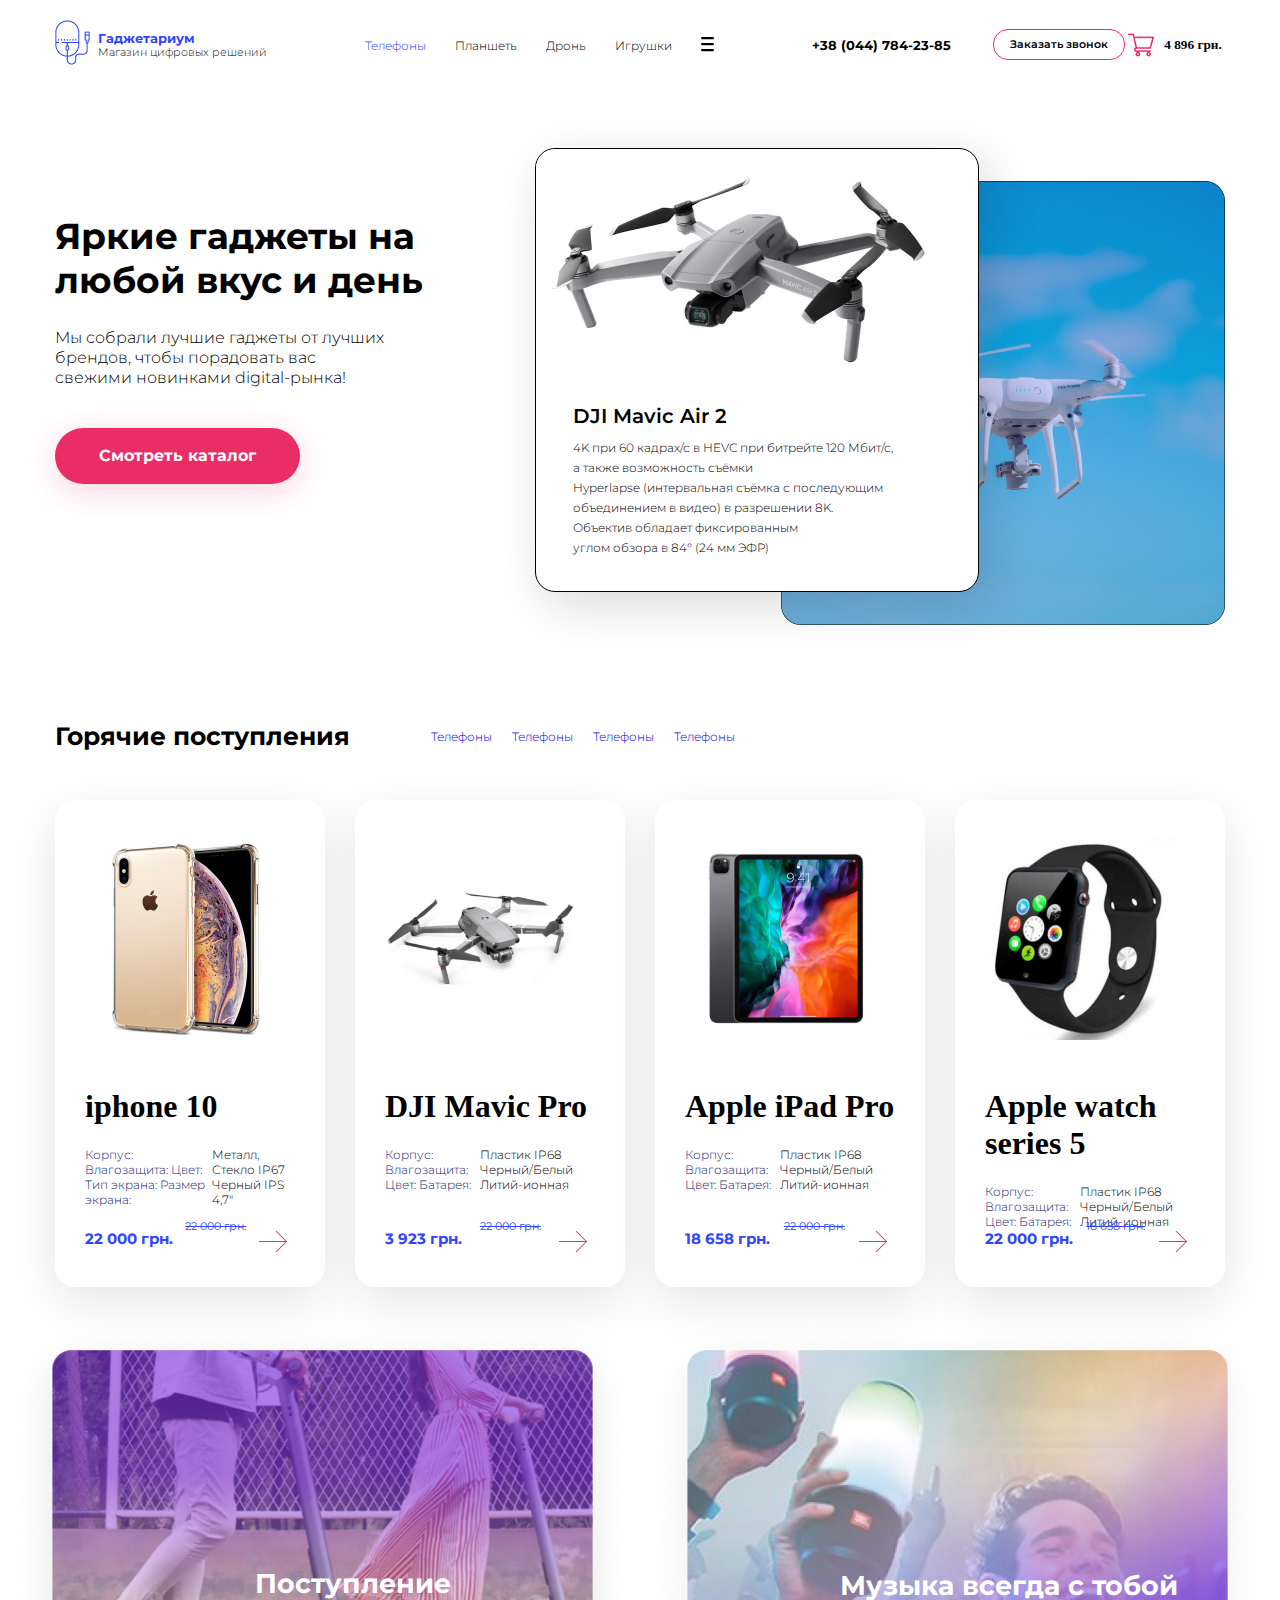
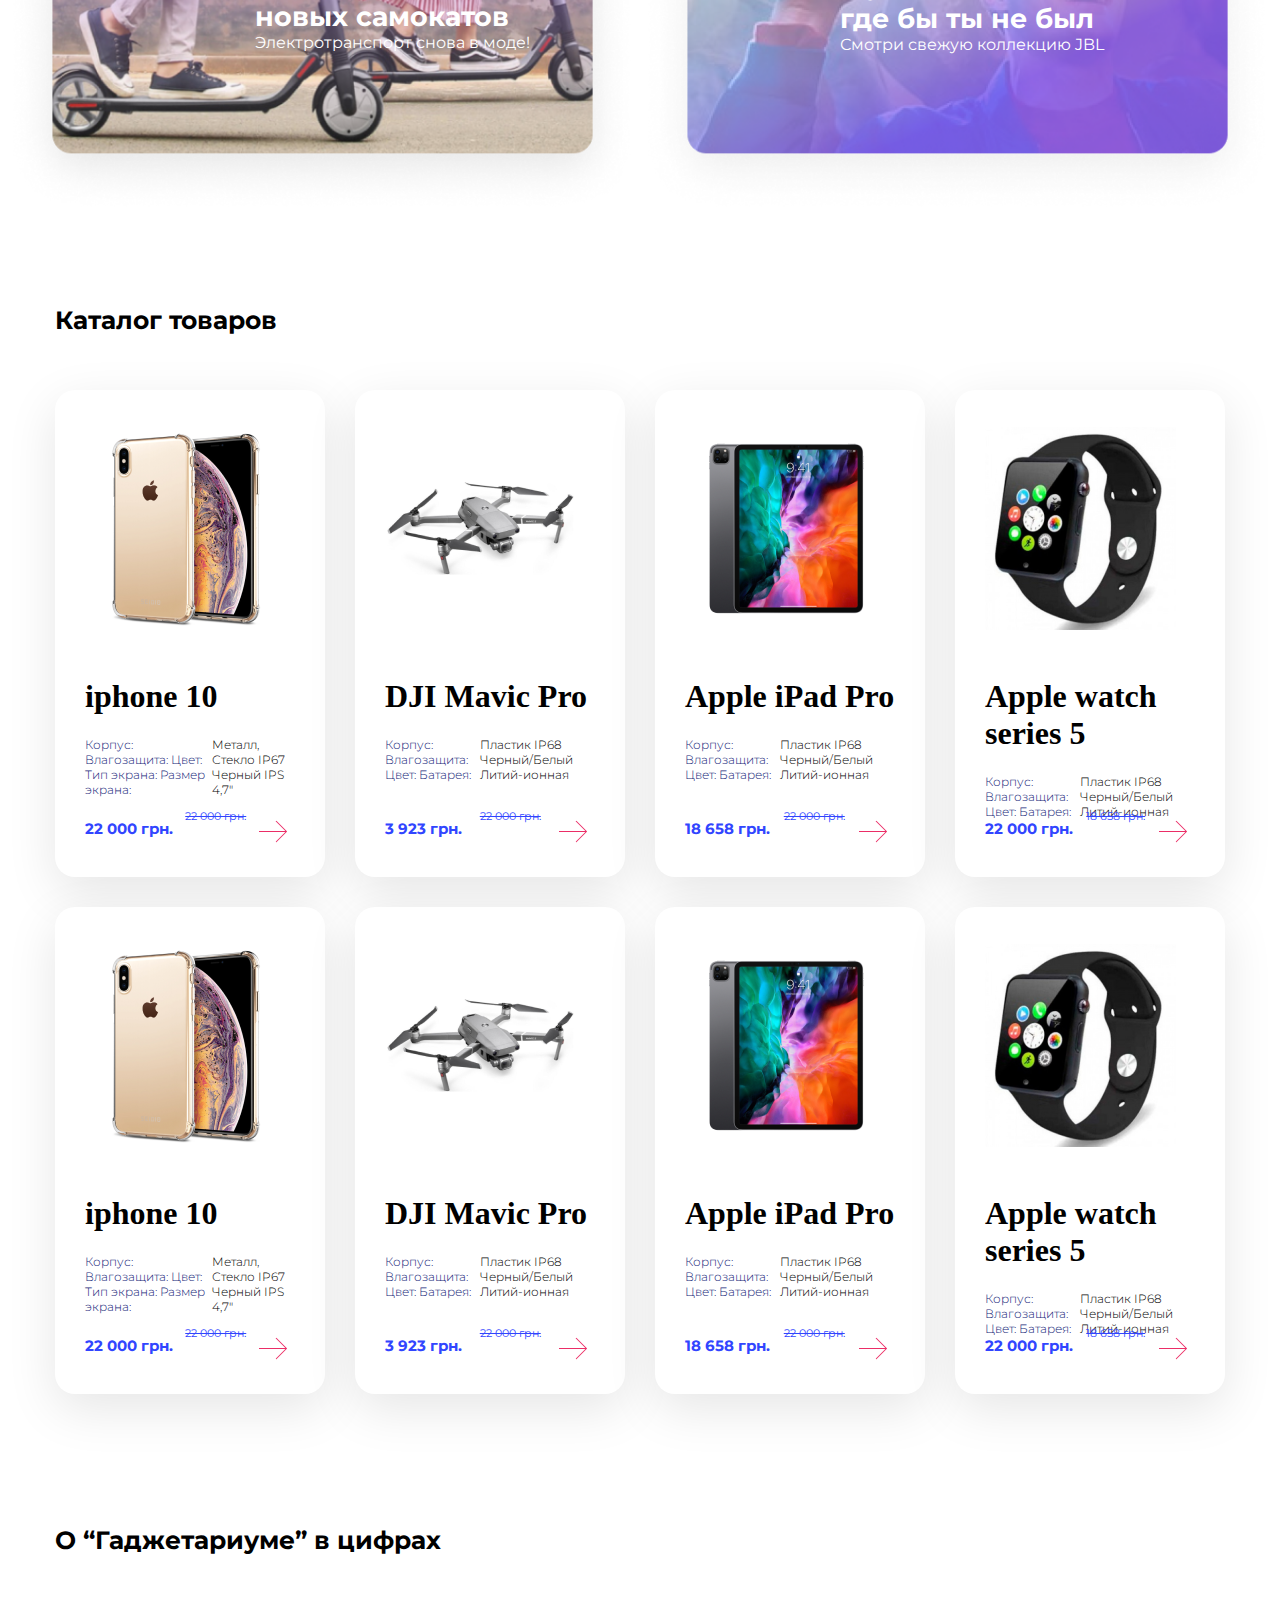
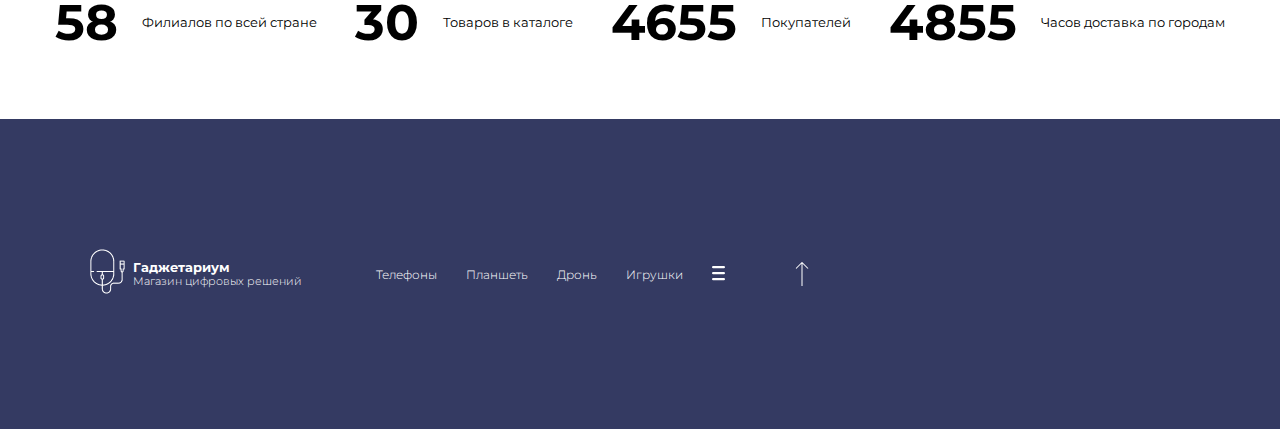
<file: assets/Topshiriqlar_Bazasi/gadgetarium/index.html>
<!DOCTYPE html>
<html lang="en">
<head>
    <meta charset="UTF-8">
    <meta http-equiv="X-UA-Compatible" content="IE=edge">
    <meta name="viewport" content="width=device-width, initial-scale=1.0">
    <title>online shop</title>
    <link rel="stylesheet" href="style.css">
</head>
<body>
    
    <header>
        <div class="container">
            <nav>
                <div class="header-jc">
                    <div class="header-icon">
                        <div class="header-icon-img">
                            <img src="./img/Vector.png" alt="">
                        </div>
                        <div class="header-icon-text">
                            <h4 class="header-icon-text-h4">Гаджетариум</h4>
                            <p class="header-icon-text-p">Магазин цифровых решений</p>
                        </div>
                    </div>
                    <div class="link">
                        <li class="li"><a href="#" class="rang right t">Телефоны</a></li>
                        <li class="li"><a href="#" class="rang right">Планшеть</a></li>
                        <li class="li"><a href="#" class="rang right h">Дронь</a></li>
                        <li class="li"><a href="#" class="rang right">Игрушки</a></li>
                        <div class="korzinka-img">
                            <img src="./img/svgviewer-png-output.png" class="korzinka-img">
                        </div>
                        <div class="close" onclick="colose()">
                            <img src="./img/sv.png" width="25px"> 
                        </div>
                    </div>
                    <div class="korzinka">
                        <h3 class="korzinka-h3">+38 (044) 784-23-85</h3>
                        <button class="karzinka-button">Заказать звонок</button>
                        <div class="korzinka-img-2">
                            <img src="./img/shopping-cart 1.png">
                            <h5 style="margin-left: 10px;">4 896 грн.</h5>
                        </div>
                    </div>
                    <div class="hamburger" onclick="defined()">
                        <img src="./img/ham.png" width="30px">
                    </div>
                </div>
            </nav>
            <div class="header-jc-box">
                <div class="header-text">
                    <h1 class="header-text-h1">Яркие гаджеты на любой вкус и день</h1>
                    <p class="header-text-p">Мы собрали лучшие гаджеты от лучших
                        брендов, чтобы порадовать вас свежими
                        новинками digital-рынка! </p>
                    <button class="header-button">Смотреть каталог</button>
                </div>
                <div class="header-img">
                    <div class="box-dron">
                        <div class="box-dron-img">
                            <img src="./img/06 1.jpg.png" alt="">
                        </div>
                        <div class="box-dron-text">
                            <h2>DJI Mavic Air 2</h2>
                            <p>4K при 60 кадрах/с в HEVC при битрейте 120 Мбит/с,<br>
                                а также возможность съёмки<br>
                                Hyperlapse (интервальная съёмка с последующим<br>
                                объединением в видео) в разрешении 8K.<Br>
                                Объектив обладает фиксированным<br>
                                углом обзора в 84° (24 мм ЭФР) </p>
                        </div>
                    </div>
                    <div class="box-dron-2">
                        <img src="./img/Rectangle 6.png" alt="">
                    </div>
                </div>
            </div>
        </div>
    </header>
    <section>
        <div class="container">
            <div class="section-box-jc">
                <div class="section-text-left">
                    <h2>Горячие поступления</h2>
                </div>
                <div class="section-text-right">
                    <li class="li-2"><a href="#" class="a-2">Телефоны</a></li>
                    <li class="li-2"><a href="#" class="a-2">Телефоны</a></li>
                    <li class="li-2"><a href="#" class="a-2">Телефоны</a></li>
                    <li class="li-2"><a href="#" class="a-2">Телефоны</a></li>
                </div>
            </div>
            <div class="box-reverse">
                <div class="box-reverse-1 none  ">
                    <img src="./img/iphone xs 10 max case-452shx 1.png" class="ras-mar  ">
                    <h1>iphone 10</h1>
                    <div class="tel-text-jc">
                        <div class="tel-text-jc-1">
                            Корпус: 
                            Влагозащита: 
                            Цвет: 
                            Тип экрана: 
                            Размер экрана: 
                        </div>
                        <div class="tel-text-jc-2">
                            Металл, Стекло
                            IP67
                            Черный
                            IPS
                            4,7"
                        </div>
                    </div>
                    <div class="tel-box-jc">
                        <div class="tel-box-price">
                            <p>22 000 грн.</p>
                        </div>
                        <strike>22 000 грн.</strike>
                        <div class="tel-box-img">
                            <img src="./img/Vector 3.png" alt="">
                        </div>
                    </div>
                </div>
                <div class="box-reverse-1 m">
                    <img src="./img/dji-mavic-2-pro-drone-p5225-9807_image 1.png" alt="">
                    <h1>DJI Mavic Pro</h1>
                    <div class="tel-text-jc">
                        <div class="tel-text-jc-1">
                            Корпус: 
                            Влагозащита: 
                            Цвет: 
                            Батарея: 
                        </div>
                        <div class="tel-text-jc-2">
                            Пластик
                            IP68
                            Черный/Белый
                            Литий-ионная
                        </div>
                    </div>
                    <div class="tel-box-jc">
                        <div class="tel-box-price">
                            <p>3 923 грн.</p>
                        </div>
                        <strike>22 000 грн.</strike>
                        <div class="tel-box-img">
                            <img src="./img/Vector 3.png" alt="">
                        </div>
                    </div>
                </div>
                <div class="box-reverse-1 mr">
                    <img src="./img/iphone xs 10 max case-452shx 3.png" alt="">
                    <h1>Apple iPad Pro</h1>
                    <div class="tel-text-jc">
                        <div class="tel-text-jc-1">
                            Корпус: 
                            Влагозащита: 
                            Цвет: 
                            Батарея:
                        </div>
                        <div class="tel-text-jc-2">
                            Пластик
                            IP68
                            Черный/Белый
                            Литий-ионная
                        </div>
                    </div>
                    <div class="tel-box-jc">
                        <div class="tel-box-price">
                            <p>18 658 грн.</p>
                        </div>
                        <strike>22 000 грн.</strike>
                        <div class="tel-box-img">
                            <img src="./img/Vector 3.png" alt="">
                        </div>
                    </div>
                </div>
                <div class="box-reverse-1">
                    <img src="./img/ipad-pro-12-select-wifi-spacegray-202003_FMT_WHH 2.png" alt="">
                    <h1>Apple watch series 5</h1>
                    <div class="tel-text-jc">
                        <div class="tel-text-jc-1">
                            Корпус: 
                            Влагозащита: 
                            Цвет: 
                            Батарея:
                        </div>
                        <div class="tel-text-jc-2">
                            Пластик
                            IP68
                            Черный/Белый
                            Литий-ионная
                        </div>
                    </div>
                    <div class="tel-box-jc">
                        <div class="tel-box-price">
                            <p>22 000 грн.</p>
                        </div>
                        <strike>18 658 грн.</strike>
                        <div class="tel-box-img">
                            <img src="./img/Vector 3.png" alt="">
                        </div>
                    </div>
                </div>
            </div>
            <div class="section-jc-box">
                <div class="section-left-0">
                    <div class="section-2-img">
                        <img src="./img/4 897.png" class="section-box-img">
                        <div class="section-left-text">
                            <h1>Поступление новых
                                самокатов</h1>
                            <p>Электротранспорт снова в моде!</p>
                        </div>
                    </div>
                    <div class="section-3-img">
                        <img src="./img/Rectangle 12.png" class="section-box-img">
                        <div class="section-left-tet">
                            <h1>Музыка всегда с тобой
                                где бы ты не был</h1>
                            <p>Смотри свежую коллекцию JBL</p>
                        </div>
                    </div>
                </div>
            </div>
            <h1 class="kt">Каталог товаров</h1>
            <div class="box-reverse">
                <div class="box-reverse-1 none">
                    <div class="box-reverse-1-img">
                        <img src="./img/iphone xs 10 max case-452shx 1.png" class="ras-mar  ">
                    </div>
                    <h1>iphone 10</h1>
                    <div class="tel-text-jc">
                        <div class="tel-text-jc-1">
                            Корпус: 
                            Влагозащита: 
                            Цвет: 
                            Тип экрана: 
                            Размер экрана: 
                        </div>
                        <div class="tel-text-jc-2">
                            Металл, Стекло
                            IP67
                            Черный
                            IPS
                            4,7"
                        </div>
                    </div>
                    <div class="tel-box-jc">
                        <div class="tel-box-price">
                            <p>22 000 грн.</p>
                        </div>
                        <strike>22 000 грн.</strike>
                        <div class="tel-box-img">
                            <img src="./img/Vector 3.png" alt="">
                        </div>
                    </div>
                </div>
                <div class="box-reverse-1 m">
                    <img src="./img/dji-mavic-2-pro-drone-p5225-9807_image 1.png" alt="">
                    <h1>DJI Mavic Pro</h1>
                    <div class="tel-text-jc">
                        <div class="tel-text-jc-1">
                            Корпус: 
                            Влагозащита: 
                            Цвет: 
                            Батарея: 
                        </div>
                        <div class="tel-text-jc-2">
                            Пластик
                            IP68
                            Черный/Белый
                            Литий-ионная
                        </div>
                    </div>
                    <div class="tel-box-jc">
                        <div class="tel-box-price">
                            <p>3 923 грн.</p>
                        </div>
                        <strike>22 000 грн.</strike>
                        <div class="tel-box-img">
                            <img src="./img/Vector 3.png" alt="">
                        </div>
                    </div>
                </div>
                <div class="box-reverse-1 mr">
                    <img src="./img/iphone xs 10 max case-452shx 3.png" alt="">
                    <h1>Apple iPad Pro</h1>
                    <div class="tel-text-jc">
                        <div class="tel-text-jc-1">
                            Корпус: 
                            Влагозащита: 
                            Цвет: 
                            Батарея:
                        </div>
                        <div class="tel-text-jc-2">
                            Пластик
                            IP68
                            Черный/Белый
                            Литий-ионная
                        </div>
                    </div>
                    <div class="tel-box-jc">
                        <div class="tel-box-price">
                            <p>18 658 грн.</p>
                        </div>
                        <strike>22 000 грн.</strike>
                        <div class="tel-box-img">
                            <img src="./img/Vector 3.png" alt="">
                        </div>
                    </div>
                </div>
                <div class="box-reverse-1">
                    <img src="./img/ipad-pro-12-select-wifi-spacegray-202003_FMT_WHH 2.png" alt="">
                    <h1>Apple watch series 5</h1>
                    <div class="tel-text-jc">
                        <div class="tel-text-jc-1">
                            Корпус: 
                            Влагозащита: 
                            Цвет: 
                            Батарея:
                        </div>
                        <div class="tel-text-jc-2">
                            Пластик
                            IP68
                            Черный/Белый
                            Литий-ионная
                        </div>
                    </div>
                    <div class="tel-box-jc">
                        <div class="tel-box-price">
                            <p>22 000 грн.</p>
                        </div>
                        <strike>18 658 грн.</strike>
                        <div class="tel-box-img">
                            <img src="./img/Vector 3.png" alt="">
                        </div>
                    </div>
                </div>
            </div>
            <div class="box-reverse-text-center">
                <div class="box-reverse">
                    <div class="box-reverse-1 none">
                        <img src="./img/iphone xs 10 max case-452shx 1.png" class="ras-mar  ">
                        <h1>iphone 10</h1>
                        <div class="tel-text-jc">
                            <div class="tel-text-jc-1">
                                Корпус: 
                                Влагозащита: 
                                Цвет: 
                                Тип экрана: 
                                Размер экрана: 
                            </div>
                            <div class="tel-text-jc-2">
                                Металл, Стекло
                                IP67
                                Черный
                                IPS
                                4,7"
                            </div>
                        </div>
                        <div class="tel-box-jc">
                            <div class="tel-box-price">
                                <p>22 000 грн.</p>
                            </div>
                            <strike>22 000 грн.</strike>
                            <div class="tel-box-img">
                                <img src="./img/Vector 3.png" alt="">
                            </div>
                        </div>
                    </div>
                    <div class="box-reverse-1 m">
                        <img src="./img/dji-mavic-2-pro-drone-p5225-9807_image 1.png" alt="">
                        <h1>DJI Mavic Pro</h1>
                        <div class="tel-text-jc">
                            <div class="tel-text-jc-1">
                                Корпус: 
                                Влагозащита: 
                                Цвет: 
                                Батарея: 
                            </div>
                            <div class="tel-text-jc-2">
                                Пластик
                                IP68
                                Черный/Белый
                                Литий-ионная
                            </div>
                        </div>
                        <div class="tel-box-jc">
                            <div class="tel-box-price">
                                <p>3 923 грн.</p>
                            </div>
                            <strike>22 000 грн.</strike>
                            <div class="tel-box-img">
                                <img src="./img/Vector 3.png" alt="">
                            </div>
                        </div>
                    </div>
                    <div class="box-reverse-1 mr">
                        <img src="./img/iphone xs 10 max case-452shx 3.png" alt="">
                        <h1>Apple iPad Pro</h1>
                        <div class="tel-text-jc">
                            <div class="tel-text-jc-1">
                                Корпус: 
                                Влагозащита: 
                                Цвет: 
                                Батарея:
                            </div>
                            <div class="tel-text-jc-2">
                                Пластик
                                IP68
                                Черный/Белый
                                Литий-ионная
                            </div>
                        </div>
                        <div class="tel-box-jc">
                            <div class="tel-box-price">
                                <p>18 658 грн.</p>
                            </div>
                            <strike>22 000 грн.</strike>
                            <div class="tel-box-img">
                                <img src="./img/Vector 3.png" alt="">
                            </div>
                        </div>
                    </div>
                    <div class="box-reverse-1">
                        <img src="./img/ipad-pro-12-select-wifi-spacegray-202003_FMT_WHH 2.png" alt="">
                        <h1>Apple watch series 5</h1>
                        <div class="tel-text-jc">
                            <div class="tel-text-jc-1">
                                Корпус: 
                                Влагозащита: 
                                Цвет: 
                                Батарея:
                            </div>
                            <div class="tel-text-jc-2">
                                Пластик
                                IP68
                                Черный/Белый
                                Литий-ионная
                            </div>
                        </div>
                        <div class="tel-box-jc">
                            <div class="tel-box-price">
                                <p>22 000 грн.</p>
                            </div>
                            <strike>18 658 грн.</strike>
                            <div class="tel-box-img">
                                <img src="./img/Vector 3.png" alt="">
                            </div>
                        </div>
                    </div>
                </div>
            </div>
            <div class="end-box">
                <div class="end-box-2">
                    <h2>O “Гаджетариуме” в цифрах</h2>
                    <div class="end-boxes">
                        <div class="end-box-1">
                            <h1>58</h1>
                            <p>Филиалов по всей стране</p>
                        </div>
                        <div class="end-box-1">
                            <h1>30</h1>
                            <p>Товаров в каталоге</p>
                        </div>
                        <div class="end-box-1">
                            <h1>4655</h1>
                            <p>Покупателей</p>
                        </div>
                        <div class="end-box-1">
                            <h1>4855</h1>
                            <p>Часов доставка по городам</p>
                        </div>                           
                    </div>
                </div>
            </div>
        </div>
    </section>
    <footer>
        <div class="container containerg">
            <div class="footer-width">
                <div class="footer-100-wd">
                    <div class="footer-jc">
                        <div class="header-icon">
                            <div class="header-icon-img">
                                <img src="./img/f.png" alt="">
                            </div>
                            <div class="header-icon-text">
                                <h4 class="header-icon-text-h4 h4">Гаджетариум</h4>
                                <p class="header-icon-text-p p">Магазин цифровых решений</p>
                            </div>
                        </div>
                        <div class="links">
                            <li class="li-3"><a href="" class="a-3">Телефоны</a></li>
                            <li class="li-3"><a href="" class="a-3">Планшеть</a></li>
                            <li class="li-3"><a href="" class="a-3">Дронь</a></li>
                            <li class="li-3"><a href="" class="a-3">Игрушки</a></li>
                            <img src="./img/g.png" class="st">
                        </div>
                        <div class="footer-img">
                            <img src="./img/Vector 14.png" class="f-d">
                        </div>
                    </div>
                </div>
                <div class="footer-end-jc dis">
                    <div class="footer-button">
                        <h1>+38 (044) 784-23-85</h1>
                        <button>Заказать звонок</button>
                    </div>
                    <div class="footer-img">
                        <img src="./img/Vector 21.png" class="fo-i">
                    </div>
                </div>
            </div>
        </div>
    </footer>
    
    <script src="script.js"></script>  
</body>
</html>
</file>
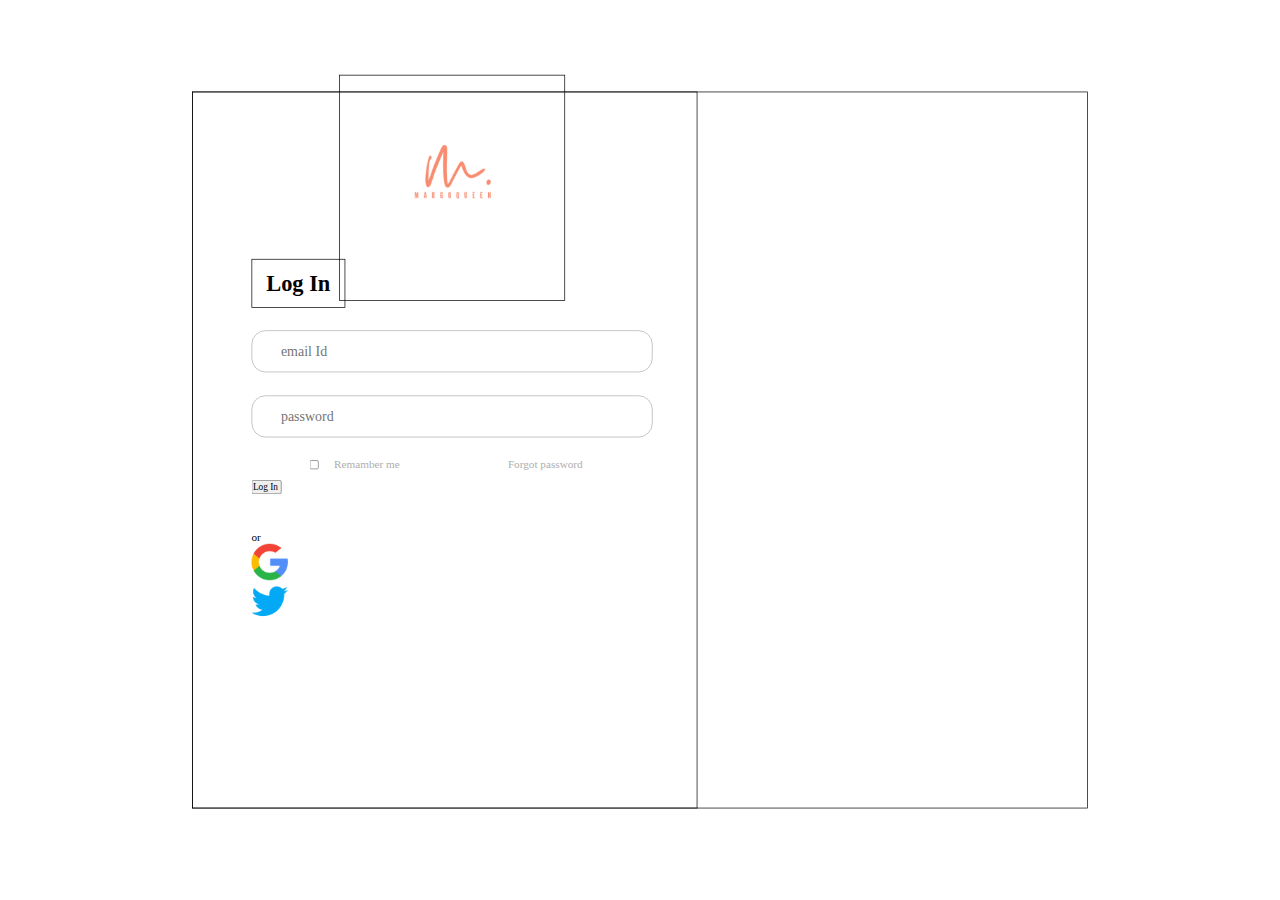
<file: assets/Topshiriqlar_Bazasi/log_in/index.html>
<!DOCTYPE html>
<html lang="en">

<head>
    <meta charset="UTF-8">
    <meta http-equiv="X-UA-Compatible" content="IE=edge">
    <meta name="viewport" content="width=device-width, initial-scale=1.0">
    <title>LogIn</title>
    <link rel="stylesheet" href="style.css">
</head>

<body>

    <div class="container">
        <div class="box">
            <div class="form">
                <div class="form_logo">
                    <img src="cursive.png" alt="Logo">
                </div>
                <h3 class="login_title">Log In</h3>
                <form>
                    <div class="input">
                        <input type="email" placeholder="email Id" required>
                        <input type="password" placeholder="password" required>
                    </div>
                    <div class="row">
                        <div class="check">
                            <input type="checkbox" id="chec">
                            <label for="chec">Remamber me</label>
                        </div>
                        <div class="forgot ">
                            <a href="# ">Forgot password</a>
                        </div>
                    </div>
                    <input type="submit" value="Log In ">
                </form>
                <div class="or ">
                    <span>or</span>
                </div>
                <div class="social ">
                    <div class="icon_google ">
                        <a href="# ">
                            <img src="search.png " alt="Google ">
                        </a>
                    </div>
                    <div class="icon_twitter ">
                        <a href="# ">
                            <img src="twitter.png " alt="Google ">
                        </a>
                    </div>
                </div>
            </div>
            <div class="image "></div>
        </div>

    </div>

</body>

</html>
</file>
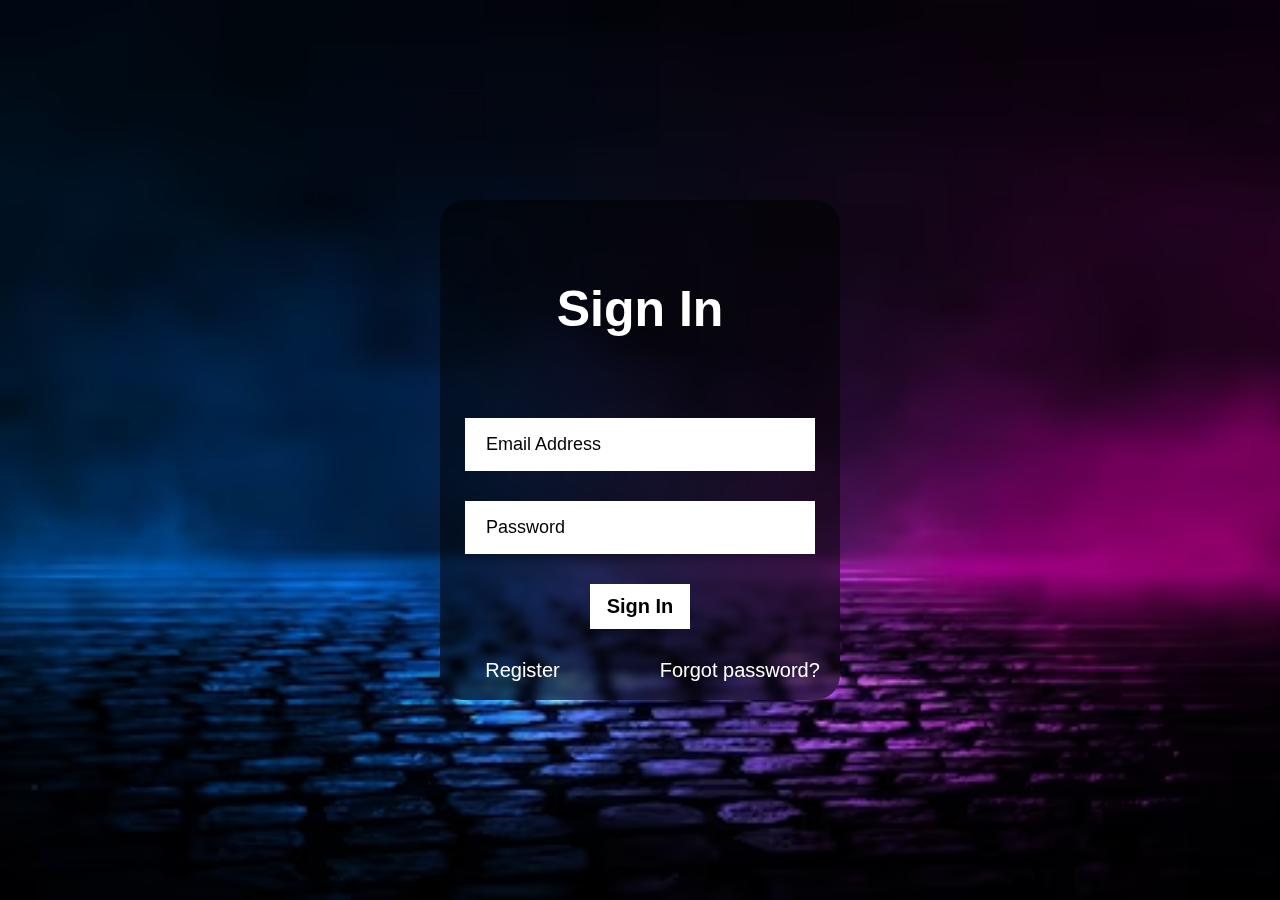
<file: assets/Topshiriqlar_Bazasi/login/index.html>
<!DOCTYPE html>
<html lang="en">

<head>
    <meta charset="UTF-8">
    <meta http-equiv="X-UA-Compatible" content="IE=edge">
    <meta name="viewport" content="width=device-width, initial-scale=1.0">
    <title>Login</title>
    <link rel="stylesheet" href="style.css">
</head>

<body>
    <form>
        <h1>Sign In</h1>
        <input type="email" name="email" id="email" placeholder="Email Address" required>
        <input type="password" name="password" placeholder="Password" required>
        <input type="button" value="Sign In" onclick="location.href=''">
        <div class="box">
            <a href="forgot.html" class="forgot">Forgot password?</a>
            <a href="signup.html" class="signup">Register</a>
        </div>
    </form>


</body>

</html>
</file>
<file: hextris-gh-pages/style/style.css>
* {
	-webkit-touch-callout:none;
	-webkit-user-select:none;
	-khtml-user-select:none;
	-moz-user-select:none;
	-ms-user-select:none;
	user-select:none;
	padding:0;
	margin:0;
	-webkit-tap-highlight-color:rgba(0,0,0,0);
}
#HIGHSCORE {
	position:absolute;
	left:50%;
	width:250px;
	overflow:visible;
	margin-left:-175px;
	font-family:Exo;

}
#container {
	color:#232323;
	position:absolute;
	left:50%;
	top:calc(50%);
	text-align:center;
	transform:translate(-50%, -50%);
	font-family:Exo;
	-webkit-transform:translate(-50%, -50%);
	-moz-transform:translate(-50%, -50%);
	-ms-transform:translate(-50%, -50%);
    display:none;
}
.tweet {
	font-size:2rem;
	color:#4099FF;
}
@media only screen and (min-device-width:320px) and (max-device-width:480px) {
	.tweet{
		font-size:1rem;
	}
}
a {
	color:#232323;
}
.navbar {
	width:80%;
	margin:0 auto;
	padding:2.5vmin 0;
	text-align:center;
}
.navbar li {
	display:inline-block;
	text-align:center;
	width:calc(33% - 1.25vmin);
}

#title {
	color:#ecf0f1;
	font-size:6vmin;
}

#score {
	font-size:4vmin;
	text-align:center;
	width:30%;
}

#highscores {
	text-align:center;
	list-style:none;
}

.not-visible {
	display:none;
}

button {
	color:#ecf0f1;
	background-color:rgba(0,0,0,0);
	border:0;
}

button:focus {
	outline:0;
}

#openSideBar {
	position:fixed;
	margin-top:6px;
	width:72px;
	height:72px;
	margin-left:11px;
	z-index:3003;
	color:#232323;
	cursor:pointer;
	top:0;
	left:0;

}


#pauseBtn {
	display:none;
	position:fixed;
	margin-bottom:7px;
	width:72px;
	height:72px;
	margin-right:11px;
	z-index:3000;
	color:#232323;
	cursor:pointer;
	right:0;
	bottom:0;
	z-index:99;
}

#restartBtn {
	display:none;
	position:fixed;
	margin-bottom:7px;
	width:72px;
	height:72px;
	margin-left:11px;
	z-index:3000;
	color:#232323;
	cursor:pointer;
	bottom:0;
	z-index:99;
}
#startBtn {
	position:absolute;
	left:40%;
	top:38%;
	height:25%;
	width:25%;
	z-index:99999999;
	cursor:pointer;
}

#helpScreen {
	height:100%;
	width:100%;
	z-index:3001;
	position:fixed;
	top:0;
	margin:0;
	font-size:15px;
	text-align:center;
	display:none;
	color:#232323;
	background-color:rgba(236,240,241,1);
}

#colorBlindBtn {
	position:absolute;
	width:120px;
	height:20px;
	z-index:9999;
	left:47%;
	top:65%;
	font-size:15px;
	text-align:center;
	color:#232323;
	cursor:pointer;
}

#inst_main_body {
	padding:0px;
	font-size:1.2em;
	left:50%;
	top:50%;
	position: absolute;
	text-align:left;
	max-width:400px;
	/*margin-top:30px;*/
	transform:translate(-50%, -50%);
	-webkit-transform:translate(-50%, -50%);
	-moz-transform:translate(-50%, -50%);
	-ms-transform:translate(-50%, -50%);
}

#inst_main_body > a {
	font-weight:bold;
}

#inst_main_body > hr {
	width:100%;
	color:#232323;
	background-color:#232323;
	height:1px;
	border:0;
}

#inst_main_body > p {
	margin-bottom:15px;
}

#instructions_head {
	text-align:center;
	font-size:1.5em;
	padding-bottom:4px;
}


#highScoreInGameTextHeader {
	color: #bdc3c7;
	width:100%;
}

#highScoreInGameText {
	position: absolute;
	top:10px;
	text-align: center;
	width:200px;
	left:50%;
	margin-left:-100px;
}

#currentHighScore {
	color: #2c3e50;
	width:100%;
	margin-top: -5px;
	font-size:2em;
}

@media only screen and (max-device-width:480px) {
	#helpScreen {
		position:fixed;
		top:2px;
		padding-top:20px;
		margin:0;
		width:100%;
		height:100%;
		font-size:13px;
		text-align:center;
	}
	#inst_main_body {
		width:calc(100% - 70px);
		transform:translate(-50%, -50%);
		-webkit-transform:translate(-50%, -50%);
		-moz-transform:translate(-50%, -50%);
		-ms-transform:translate(-50%, -50%);
	}
	#instructions_head {
		padding-left:0%;
	}
	#openSideBar{
		width:60px;
		height:60px;
	}
	#pauseBtn {
		width:60px;
		height:60px;
	}
	#restartBtn {
		width:60px;
		height:60px;
	}
}

.overlay {
	position:absolute;
	height:20%;
	width:100%;
	left:50%;
	top:50%;
	margin-left:-50%;
	margin-top:-10%;
	z-index:3000;
	color:#232323;
	text-align:center;
}

.helpText {
	z-index:3001;
}

.centeredHeader {
	font-size:5vw; 
	text-align:center;
	line-height:4rem;
}

.centeredSubHeader {
	font-size:2.2rem; 
	line-height:1em;
	text-align:center;
}

.centeredSubSubHeader {
	font-size:1.4rem; 
	text-align:center;
}

#buttonCont {
	position:absolute; 
	left:50%;
	width:310px;
	margin-left:-8px;
	transform:translate(-50%, 0%);
	-webkit-transform:translate(-50%, 0%);
	-moz-transform:translate(-50%, 0%);
	-ms-transform:translate(-50%, 0%);
}

@media only screen and (orientation:landscape) {
	#buttonCont {
		bottom:calc(50vh - 19vh - 36px);
	}
	#container {
		top:calc(50vh - 11vh);
	}
}

@media only screen and (orientation:portrait) {
	#buttonCont {
		bottom:calc(50vh - 19vw - 36px);
	}
	#container {
		top:calc(50vh - 11vw);
	}
}

@media only screen and (min-device-width:320px) and (max-device-width:600px) {
	.centeredHeader {
		font-size:2rem; 
		text-align:center;
		line-height:0.6rem;
	}

	.centeredSubHeader {
		font-size:1rem; 
		text-align:center;
	}

	.overlay {
		margin-top:-20%;
	}

	#buttonCont {
		width:280px;
	}

	@media only screen and (orientation:landscape) {
		#buttonCont {
			bottom:119px;
		}
	}

	@media only screen and (orientation:portrait) {
		#buttonCont {
			bottom:119px;
		}
	}
}
.blur {
	opacity:0.1;
}

* {
	padding:0;
	margin:0;
}

body {
	color:#ecf0f1;
	font-family:'Exo', sans-serif;
	background-color:#ecf0f1;
}

#clickToExit {
	cursor:pointer;
}

#canvas {
	transition:all 0.5s ease;
	position:absolute;
	left:0;
	right:0;
	height:100%;
	width:100%;
	background-color:#ecf0f1;
	z-index:0;
}
#title {
	z-index:99;
	margin-top:20px;
	color:#2c3e50;
}

#gameoverscreen {
	/*display:none;*/
}

#restart{
	display:none;
	cursor:pointer !important;
	margin:0;
	padding:0;
	bottom:15px;
	position:absolute;
	left:calc(50% - 124px);
	transform:translate(-50%, 0%);
	-webkit-transform:translate(-50%, 0%);
	-moz-transform:translate(-50%, 0%);
	-ms-transform:translate(-50%, 0%);
	margin-bottom:-3.5px;
}

#socialShare{
	display:none;
	margin:0;
	padding:0;
	bottom:0;
	margin-bottom: 6.5px;
	position:absolute;
	left:calc(50% + 30px);
	transform:translate(-50%, 0%);
	-webkit-transform:translate(-50%, 0%);
	-moz-transform:translate(-50%, 0%);
	-ms-transform:translate(-50%, 0%);
    padding-bottom: 2px;
}

.unselectable {
	-webkit-touch-callout:none;
	-webkit-user-select:none;
	-khtml-user-select:none;
	-moz-user-select:none;
	-ms-user-select:none;
	user-select:none;
}
#afterhr {
	margin:0;
	padding:0;
	margin-bottom:-10px;
	padding-bottom:-10px;
}
body {
	overflow:hidden;
}
#gameoverscreen {
	padding:8px;
}
@font-face {
	font-family:Exo;
	font-weight:light;
	src:url("./fonts/Exo2-ExtraLight.otf") format("opentype");
}

@font-face {
	font-family:Exo;
	src:url("./fonts/Exo2-Regular.otf") format("opentype");
}

@font-face {
	font-family:Exo;
	font-weight:bold;
	src:url("./fonts/Exo2-SemiBold.otf") format("opentype");
}

.GOTitle {
	font-weight:bold;
	font-size:24.2000px;
}

.scoreNum {
	font-weight:normal ! important;
}

#cScore {
	font-size:60.5000px;
	font-weight:light;
	margin-bottom:5px;
	margin-top:-10px;
}

#highScoresTitle {
	margin-bottom:2px;
}

.score {
	font-weight:light;
	line-height:18px;
}




#bottomContainer {
	position:absolute;
	width:100%;
	bottom:0px;
}

#androidBadge {
	position:absolute;
	height:41px;
	margin-top:5px;
	left:calc(50% - 66px);
	transform:translate(calc(-50% - 4px), -1px);
	-webkit-transform:translate(calc(-50% - 4px), -1px);
	-moz-transform:translate(calc(-50% - 4px), -1px);
	-ms-transform:translate(calc(-50% - 4px), -1px);
}

#iOSBadge {
	margin-top:5px;
	position:absolute;
	left:calc(50% + 65px);
	transform:translate(calc(-50% - 4px), 0%);
	-webkit-transform:translate(calc(-50% - 4px), 0%);
	-moz-transform:translate(calc(-50% - 4px), 0%);
	-ms-transform:translate(calc(-50% - 4px), 0%);
}

#authors {
	position:absolute;
	width:200px;
	bottom:0px;
	left:50%;
	transform:translate(-50%, 0%);
	-webkit-transform:translate(-50%, 0%);
	-moz-transform:translate(-50%, 0%);
	-ms-transform:translate(-50%, 0%);
}
</file>
<file: hextris-gh-pages/style/rrssb.css>
.rrssb-buttons{box-sizing:border-box;font-family:"Helvetica Neue",Helvetica,Arial,sans-serif;height:36px;margin:0;padding:0;width:100%}.rrssb-buttons li{box-sizing:border-box;float:left;height:100%;line-height:13px;list-style:none;margin:0;padding:0 2px}.rrssb-buttons li.rrssb-email a{background-color:#0a88ff}.rrssb-buttons li.rrssb-email a:hover{background-color:#006ed6}.rrssb-buttons li.rrssb-facebook a{background-color:#306199}.rrssb-buttons li.rrssb-facebook a:hover{background-color:#244872}.rrssb-buttons li.rrssb-tumblr a{background-color:#32506d}.rrssb-buttons li.rrssb-tumblr a:hover{background-color:#22364a}.rrssb-buttons li.rrssb-linkedin a{background-color:#007bb6}.rrssb-buttons li.rrssb-linkedin a:hover{background-color:#005983}.rrssb-buttons li.rrssb-twitter a{background-color:#26c4f1}.rrssb-buttons li.rrssb-twitter a:hover{background-color:#0eaad6}.rrssb-buttons li.rrssb-googleplus a{background-color:#e93f2e}.rrssb-buttons li.rrssb-googleplus a:hover{background-color:#ce2616}.rrssb-buttons li.rrssb-youtube a{background-color:#df1c31}.rrssb-buttons li.rrssb-youtube a:hover{background-color:#b21627}.rrssb-buttons li.rrssb-reddit a{background-color:#8bbbe3}.rrssb-buttons li.rrssb-reddit a:hover{background-color:#62a3d9}.rrssb-buttons li.rrssb-pinterest a{background-color:#b81621}.rrssb-buttons li.rrssb-pinterest a:hover{background-color:#8a1119}.rrssb-buttons li.rrssb-pocket a{background-color:#ed4054}.rrssb-buttons li.rrssb-pocket a:hover{background-color:#e4162d}.rrssb-buttons li.rrssb-github a{background-color:#444}.rrssb-buttons li.rrssb-github a:hover{background-color:#2b2b2b}.rrssb-buttons li.rrssb-instagram a{background-color:#517fa4}.rrssb-buttons li.rrssb-instagram a:hover{background-color:#406582}.rrssb-buttons li.rrssb-delicious a{background-color:#0B79E5}.rrssb-buttons li.rrssb-delicious a:hover{background-color:#095fb4}.rrssb-buttons li.rrssb-vk a{background-color:#4d71a9}.rrssb-buttons li.rrssb-vk a:hover{background-color:#3d5a86}.rrssb-buttons li.rrssb-hackernews a{background-color:#f60}.rrssb-buttons li.rrssb-hackernews a:hover{background-color:#cc5200}.rrssb-buttons li a{background-color:#ccc;border-radius:2px;box-sizing:border-box;display:block;font-size:11px;-moz-osx-font-smoothing:grayscale;-webkit-font-smoothing:antialiased;font-weight:700;height:100%;padding:11px 7px 12px 27px;position:relative;text-align:center;text-decoration:none;text-transform:uppercase;-webkit-transition:background-color .2s ease-in-out;transition:background-color .2s ease-in-out;width:100%}.rrssb-buttons li a .rrssb-icon{display:block;left:10px;padding-top:9px;position:absolute;top:0;width:10%}.rrssb-buttons li a .rrssb-icon svg{height:17px;width:17px}.rrssb-buttons li a .rrssb-icon svg path,.rrssb-buttons li a .rrssb-icon svg polygon{fill:#fff}.rrssb-buttons li a .rrssb-text{color:#fff}.rrssb-buttons li a:active{box-shadow:inset 1px 3px 15px 0 rgba(22,0,0,.25)}.rrssb-buttons li.small a{padding:0}.rrssb-buttons li.small a .rrssb-icon{left:auto;margin:0 auto;overflow:hidden;position:relative;top:auto;width:100%}.rrssb-buttons li.small a .rrssb-text{visibility:hidden}.rrssb-buttons.large-format,.rrssb-buttons.large-format li{height:auto}.rrssb-buttons.large-format li:first-child:nth-last-child(1) a{font-size:20px;font-size:4vw}.rrssb-buttons.large-format li:first-child:nth-last-child(2) a,.rrssb-buttons.large-format li:first-child:nth-last-child(2)~li a{font-size:16px;font-size:2vw}.rrssb-buttons.large-format li:first-child:nth-last-child(3) a,.rrssb-buttons.large-format li:first-child:nth-last-child(3)~li a{font-size:14px;font-size:1.7vw}.rrssb-buttons.large-format li:first-child:nth-last-child(4) a,.rrssb-buttons.large-format li:first-child:nth-last-child(4)~li a{font-size:13px;font-size:1.4vw}.rrssb-buttons.large-format li:first-child:nth-last-child(5) a,.rrssb-buttons.large-format li:first-child:nth-last-child(5)~li a{font-size:13px;font-size:1.2vw}.rrssb-buttons.large-format li:first-child:nth-last-child(6) a,.rrssb-buttons.large-format li:first-child:nth-last-child(6)~li a{font-size:12px;font-size:1.05vw}.rrssb-buttons.large-format li:first-child:nth-last-child(7) a,.rrssb-buttons.large-format li:first-child:nth-last-child(7)~li a{font-size:11px;font-size:.9vw}.rrssb-buttons.large-format li:first-child:nth-last-child(8) a,.rrssb-buttons.large-format li:first-child:nth-last-child(8)~li a{font-size:11px;font-size:.8vw}.rrssb-buttons.large-format li:first-child:nth-last-child(9) a,.rrssb-buttons.large-format li:first-child:nth-last-child(9)~li a{font-size:11px;font-size:.7vw}.rrssb-buttons.large-format li:first-child:nth-last-child(10) a,.rrssb-buttons.large-format li:first-child:nth-last-child(10)~li a{font-size:11px;font-size:.6vw}.rrssb-buttons.large-format li:first-child:nth-last-child(11) a,.rrssb-buttons.large-format li:first-child:nth-last-child(11)~li a{font-size:11px;font-size:.5vw}.rrssb-buttons.large-format li a{-webkit-backface-visibility:hidden;backface-visibility:hidden;border-radius:.2em;padding:8.5% 0 8.5% 12%}.rrssb-buttons.large-format li a .rrssb-icon{height:100%;left:7%;padding-top:0;width:12%}.rrssb-buttons.large-format li a .rrssb-icon svg{height:100%;position:absolute;top:0;width:100%}.rrssb-buttons.large-format li a .rrssb-text{-webkit-backface-visibility:hidden;backface-visibility:hidden}.rrssb-buttons.small-format{padding-top:5px}.rrssb-buttons.small-format li{height:80%;padding:0 1px}.rrssb-buttons.small-format li a .rrssb-icon{height:100%;padding-top:0}.rrssb-buttons.small-format li a .rrssb-icon svg{height:48%;position:relative;top:6px;width:80%}.rrssb-buttons.tiny-format{height:22px;position:relative}.rrssb-buttons.tiny-format li{padding-right:7px}.rrssb-buttons.tiny-format li a{background-color:transparent;padding:0}.rrssb-buttons.tiny-format li a .rrssb-icon svg{height:70%;width:100%}.rrssb-buttons.tiny-format li a:active,.rrssb-buttons.tiny-format li a:hover{background-color:transparent}.rrssb-buttons.tiny-format li.rrssb-email a .rrssb-icon svg path,.rrssb-buttons.tiny-format li.rrssb-email a .rrssb-icon svg polygon{fill:#0a88ff}.rrssb-buttons.tiny-format li.rrssb-email a .rrssb-icon:hover .rrssb-icon svg path,.rrssb-buttons.tiny-format li.rrssb-email a .rrssb-icon:hover .rrssb-icon svg polygon{fill:#0054a3}.rrssb-buttons.tiny-format li.rrssb-facebook a .rrssb-icon svg path,.rrssb-buttons.tiny-format li.rrssb-facebook a .rrssb-icon svg polygon{fill:#306199}.rrssb-buttons.tiny-format li.rrssb-facebook a .rrssb-icon:hover .rrssb-icon svg path,.rrssb-buttons.tiny-format li.rrssb-facebook a .rrssb-icon:hover .rrssb-icon svg polygon{fill:#18304b}.rrssb-buttons.tiny-format li.rrssb-tumblr a .rrssb-icon svg path,.rrssb-buttons.tiny-format li.rrssb-tumblr a .rrssb-icon svg polygon{fill:#32506d}.rrssb-buttons.tiny-format li.rrssb-tumblr a .rrssb-icon:hover .rrssb-icon svg path,.rrssb-buttons.tiny-format li.rrssb-tumblr a .rrssb-icon:hover .rrssb-icon svg polygon{fill:#121d27}.rrssb-buttons.tiny-format li.rrssb-linkedin a .rrssb-icon svg path,.rrssb-buttons.tiny-format li.rrssb-linkedin a .rrssb-icon svg polygon{fill:#007bb6}.rrssb-buttons.tiny-format li.rrssb-linkedin a .rrssb-icon:hover .rrssb-icon svg path,.rrssb-buttons.tiny-format li.rrssb-linkedin a .rrssb-icon:hover .rrssb-icon svg polygon{fill:#003650}.rrssb-buttons.tiny-format li.rrssb-twitter a .rrssb-icon svg path,.rrssb-buttons.tiny-format li.rrssb-twitter a .rrssb-icon svg polygon{fill:#26c4f1}.rrssb-buttons.tiny-format li.rrssb-twitter a .rrssb-icon:hover .rrssb-icon svg path,.rrssb-buttons.tiny-format li.rrssb-twitter a .rrssb-icon:hover .rrssb-icon svg polygon{fill:#0b84a6}.rrssb-buttons.tiny-format li.rrssb-googleplus a .rrssb-icon svg path,.rrssb-buttons.tiny-format li.rrssb-googleplus a .rrssb-icon svg polygon{fill:#e93f2e}.rrssb-buttons.tiny-format li.rrssb-googleplus a .rrssb-icon:hover .rrssb-icon svg path,.rrssb-buttons.tiny-format li.rrssb-googleplus a .rrssb-icon:hover .rrssb-icon svg polygon{fill:#a01e11}.rrssb-buttons.tiny-format li.rrssb-youtube a .rrssb-icon svg path,.rrssb-buttons.tiny-format li.rrssb-youtube a .rrssb-icon svg polygon{fill:#df1c31}.rrssb-buttons.tiny-format li.rrssb-youtube a .rrssb-icon:hover .rrssb-icon svg path,.rrssb-buttons.tiny-format li.rrssb-youtube a .rrssb-icon:hover .rrssb-icon svg polygon{fill:#84111d}.rrssb-buttons.tiny-format li.rrssb-reddit a .rrssb-icon svg path,.rrssb-buttons.tiny-format li.rrssb-reddit a .rrssb-icon svg polygon{fill:#8bbbe3}.rrssb-buttons.tiny-format li.rrssb-reddit a .rrssb-icon:hover .rrssb-icon svg path,.rrssb-buttons.tiny-format li.rrssb-reddit a .rrssb-icon:hover .rrssb-icon svg polygon{fill:#398bcf}.rrssb-buttons.tiny-format li.rrssb-pinterest a .rrssb-icon svg path,.rrssb-buttons.tiny-format li.rrssb-pinterest a .rrssb-icon svg polygon{fill:#b81621}.rrssb-buttons.tiny-format li.rrssb-pinterest a .rrssb-icon:hover .rrssb-icon svg path,.rrssb-buttons.tiny-format li.rrssb-pinterest a .rrssb-icon:hover .rrssb-icon svg polygon{fill:#5d0b11}.rrssb-buttons.tiny-format li.rrssb-pocket a .rrssb-icon svg path,.rrssb-buttons.tiny-format li.rrssb-pocket a .rrssb-icon svg polygon{fill:#ed4054}.rrssb-buttons.tiny-format li.rrssb-pocket a .rrssb-icon:hover .rrssb-icon svg path,.rrssb-buttons.tiny-format li.rrssb-pocket a .rrssb-icon:hover .rrssb-icon svg polygon{fill:#b61124}.rrssb-buttons.tiny-format li.rrssb-github a .rrssb-icon svg path,.rrssb-buttons.tiny-format li.rrssb-github a .rrssb-icon svg polygon{fill:#444}.rrssb-buttons.tiny-format li.rrssb-github a .rrssb-icon:hover .rrssb-icon svg path,.rrssb-buttons.tiny-format li.rrssb-github a .rrssb-icon:hover .rrssb-icon svg polygon{fill:#111}.rrssb-buttons.tiny-format li.rrssb-instagram a .rrssb-icon svg path,.rrssb-buttons.tiny-format li.rrssb-instagram a .rrssb-icon svg polygon{fill:#517fa4}.rrssb-buttons.tiny-format li.rrssb-instagram a .rrssb-icon:hover .rrssb-icon svg path,.rrssb-buttons.tiny-format li.rrssb-instagram a .rrssb-icon:hover .rrssb-icon svg polygon{fill:#2f4a60}.rrssb-buttons.tiny-format li.rrssb-delicious a .rrssb-icon svg path,.rrssb-buttons.tiny-format li.rrssb-delicious a .rrssb-icon svg polygon{fill:#0B79E5}.rrssb-buttons.tiny-format li.rrssb-delicious a .rrssb-icon:hover .rrssb-icon svg path,.rrssb-buttons.tiny-format li.rrssb-delicious a .rrssb-icon:hover .rrssb-icon svg polygon{fill:#064684}.rrssb-buttons.tiny-format li.rrssb-vk a .rrssb-icon svg path,.rrssb-buttons.tiny-format li.rrssb-vk a .rrssb-icon svg polygon{fill:#4d71a9}.rrssb-buttons.tiny-format li.rrssb-vk a .rrssb-icon:hover .rrssb-icon svg path,.rrssb-buttons.tiny-format li.rrssb-vk a .rrssb-icon:hover .rrssb-icon svg polygon{fill:#2d4263}.rrssb-buttons.tiny-format li.rrssb-hackernews a .rrssb-icon svg path,.rrssb-buttons.tiny-format li.rrssb-hackernews a .rrssb-icon svg polygon{fill:#f60}.rrssb-buttons.tiny-format li.rrssb-hackernews a .rrssb-icon:hover .rrssb-icon svg path,.rrssb-buttons.tiny-format li.rrssb-hackernews a .rrssb-icon:hover .rrssb-icon svg polygon{fill:#993d00}
</file>
<file: project/style.css>
@import url('https://fonts.googleapis.com/css2?family=Inter:wght@100;300;500;700;900&display=swap');

* {
    margin: 0;
    padding: 0;
    box-sizing: border-box;
    list-style-type: none;
    text-decoration: none;
    font-family: 'Inter', sans-serif;
    outline: none;
}

:root {
    --black: #1C1C1C;
    --blue: #24AFB5;
    --gray: #585757;
    --gray2: #969696;
    --light-gray: #DBDBDB;

}

.container {
    position: relative;
    width: 792px;
    margin: 0 auto;
}

button {
    cursor: pointer;
}

.future_none {
    width: 100%;
    align-items: center;
}

.logo {
    margin-right: 30px;
}

nav {
    align-items: center;
    padding: 0 30px;
}

nav ul {
    height: 88px;
    display: flex;
    align-items: center;
    gap: 30px;
}

.menu_open {
    display: none;
}

nav li a {
    color: var(--black);
    font-weight: 600;
    font-size: 15px;
    line-height: 22px;
    letter-spacing: -0.1px;
}

.nav_btns {
    display: flex;
    align-items: center;
    gap: 26px;
}

.nav_btns a {
    font-weight: 600;
    font-size: 15px;
    line-height: 22px;
    letter-spacing: -0.1px;
    color: var(--blue);
}

.nav_btns button,
.section5 button {
    padding: 8px 12px;
    display: flex;
    align-items: center;
    background-color: var(--blue);
    box-shadow: 0px 1px 3px rgba(0, 0, 0, 0.05), 0px 2px 1px rgba(0, 0, 0, 0.03), 0px 1px 1px rgba(0, 0, 0, 0.04);
    border-radius: 6px;
    border: none;
    color: white;
    font-weight: 600;
    font-size: 15px;
    line-height: 22px;
    letter-spacing: -0.1px;
    color: #FFFFFF;
}

.nav_btns button img,
.section5 button img {
    margin-left: 11px;
}

.mainImg {
    width: 100%;
    display: flex;
    align-items: center;
    height: auto;
    overflow: hidden;
}

.mainImg img {
    width: 100%;
}

.head {
    display: flex;
    padding-top: 100px;
}

.textBox {
    padding: 36px 0 0 34px;
}

.textBox h1 {
    font-weight: 700;
    font-size: 40px;
    line-height: 60px;
    letter-spacing: -1.2px;
}

.textBox p {
    margin-top: 20px;
    font-size: 16px;
    line-height: 30px;
    letter-spacing: -0.3px;
    color: var(--gray);
}

.textBox button,
.sub {
    padding: 11px 16px;
    color: white;
    font-weight: 600;
    font-size: 20px;
    letter-spacing: -0.2px;
    background-color: var(--blue);
    box-shadow: 0px 1px 3px rgba(0, 0, 0, 0.05), 0px 2px 1px rgba(0, 0, 0, 0.03), 0px 1px 1px rgba(0, 0, 0, 0.04);
    border-radius: 6px;
    border: none;
    margin-top: 30px;
    line-height: 26px;
}

.img_l p {
    margin-top: 50px;
    color: var(--gray2);
    font-size: 13px;
    letter-spacing: 1px;
    text-transform: uppercase;
}

.header_topImg {
    margin: 30px 0 126px;
}

.section1 {
    position: relative;
    padding: 113px 0 138px;
}

.section1>img {
    height: 100%;
}

.section1 .device {
    position: absolute;
    right: 0;
    top: 0;
}

.s1_text_box {
    width: 346px;
}

.caps {
    font-weight: 700;
    font-size: 13px;
    line-height: 14px;
    letter-spacing: 1px;
    text-transform: uppercase;
}

.s1_text_box h2 {
    font-weight: 700;
    font-size: 32px;
    line-height: 60px;
    letter-spacing: -1.2px;
}

.yw {
    line-height: 30px;
    letter-spacing: -0.3px;
    color: var(--gray);
}

.learn {
    display: inline-block;
    color: var(--blue);
    font-weight: 600;
    font-size: 20px;
    line-height: 26px;
    letter-spacing: -0.2px;
}

.section2 {
    padding: 100px 0;
    height: 310px;
    display: flex;
    align-items: center;
}

.s2_p {
    width: 315px;
}

.s2_p h2 {
    font-weight: 600;
    font-size: 24px;
    line-height: 32px;
    letter-spacing: -0.4px;
}

.s2_p p {
    margin-top: 10px;
    color: var(--gray);
    font-size: 15px;
    line-height: 22px;
    letter-spacing: -0.2px;
}

.d-flex {
    display: flex;
    justify-content: space-between;
}

.section2 form {
    width: 50%;
    display: flex;
    flex-direction: column;
    align-items: flex-end;
}

.section2 form input {
    height: 48px;
}

.inp {
    width: 100%;
    padding: 9px 50px 9px 15px;
    border: 1px solid var(--light-gray);
    border-radius: 6px;
    color: var(--gray);
    font-size: 20px;
    line-height: 30px;
    letter-spacing: -0.3px;
}

.inp::placeholder {
    opacity: 0.4;
}

.sub {
    margin-top: 15px;
}

.section3 {
    border-bottom: 1px solid var(--light-gray);
}


.s3_textBox {
    padding: 100px 0 56px;
}

.s3_textBox h1 {
    font-weight: 700;
    font-size: 40px;
    line-height: 60px;
    letter-spacing: -1.2px;
}

.ws {
    color: var(--gray);
    font-weight: 400;
    font-size: 16px;
    line-height: 30px;
    letter-spacing: -0.3px;
    width: 315px;
}

.stores {
    margin-top: 30px;
    display: flex;
    gap: 20px;
}

.when {
    color: var(--gray2);
    font-size: 13px;
    line-height: 18px;
}

.s3_bot {
    position: absolute;
    bottom: 0;
    right: 0;
}

.section4 {
    border-bottom: 1px solid var(--light-gray);
    padding: 110px 0;
}

.section4>h1 {
    text-align: center;
    font-weight: 700;
    font-size: 48px;
    line-height: 60px;
    letter-spacing: -1.2px;
}

.section4>p {
    width: 730px;
    text-align: center;
    color: var(--gray);
    letter-spacing: -0.3px;
    font-size: 20px;
    line-height: 30px;
    margin: 20px auto 0;
}

.pqdj {
    margin-left: 30px;
}

.moment {
    color: var(--gray);
    line-height: 30px;
    font-size: 20px;
    letter-spacing: -0.3px;

}

.b {
    display: flex;
    justify-content: space-between;
}

.b p {
    color: var(--black);
    font-weight: 600;
    font-size: 20px;
    font-weight: 600;
}

.img-b {
    display: flex;
    gap: 10px;
}

/* slider */

.slider {
    margin-top: 60px;
}

.wrapper {
    display: flex;
    width: 100%;
    overflow-x: auto;
    scroll-snap-type: x;
    cursor: grab;
    scroll-behavior: smooth;
    scrollbar-width: none;
    gap: 30px;
}

.box>img {
    width:80px;
}

/* .boxes {
    width: 300%;
    display: flex;
    gap: 30px;
    transition: all .5s;
} */

.wrapper::-webkit-scrollbar {
    /* for chrome */
    display: none;
}

.dots {
    display: flex;
    justify-content: center;
    gap: 6px;
}

.dot {
    margin-top: 60px;
    width: 8px;
    height: 8px;
    border-radius: 50%;
    background-color: var(--light-gray);
}

.box {
    min-width: 540px;
    border: 1px solid var(--light-gray);
    border-radius: 8px;
    padding: 30px 30px 40px 30px;
    display: flex;
    align-items: flex;
    scroll-snap-align: center;
    user-select: none;
}

.active_box {
    border: 1px solid var(--blue);
}

/* slider end */

.section5 {
    padding: 100px 0;
}

.section5 .d-flex {
    align-items: center;
}

.active {
    background-color: var(--blue);
}

.section5 h1 {
    color: var(--black);
    font-weight: 700;
    font-size: 30px;
    line-height: 46px;
    letter-spacing: -0.8px;
}

.section5 button {
    padding: 11px 16px;
}

.cb {
    display: flex;
    justify-content: space-between;
    align-items: flex-start;
    padding: 100px 0 106px;
}

.ulls {
    display: flex;
    gap: 30px;
}

.ulls ul {
    width: 160px;
    display: flex;
    flex-direction: column;
    gap: 10px;
}

.ulls ul li a {
    color: var(--gray);
    letter-spacing: -0.2px;
    font-weight: 400;
    font-size: 15px;
}


.ulls ul p {
    color: var(--black);
    letter-spacing: -0.1px;
    font-weight: 600;
    font-size: 15px;
    line-height: 22px;
}

.footer2 {
    background-color: #F7F7F7;
    height: 60px;
    display: flex;
    align-items: center;
    position: relative;
}

.df-end {
    display: flex;
    justify-content: end;
    align-items: center;
}

.df-end ul {
    display: flex;
    gap: 30px;
}

.df-end a {
    color: var(--gray2);
    font-weight: 400;
    font-size: 13px;
}

.close_btn,
.device2,
.s3_bot2 {
    display: none;
}

.lkj {
    display: none;
}

.footer_btns {
    display: flex;
    align-items: center;
    gap: 10px;
    margin-left: 62px;
}

.noneForm {
    display: none;
}

@media screen and (min-width: 1024px) {
    .main_container {
        width: 992px;
        margin: 0 auto;
    }
}

@media screen and (max-width: 990px) {
    .container {
        width: 100%;
        padding: 0 30px;
    }

    .logo img {
        width: 38px;
    }

    br:not(.section5 br) {
        display: none;
    }

    .future_none {
        position: fixed;
        top: 0;
        right: 0;
        height: 100vh;
        flex-direction: column;
        align-items: stretch;

        background: rgba(255, 255, 255, 0.52);
        border-radius: 16px;
        box-shadow: 0 4px 30px rgba(0, 0, 0, 0.1);
        backdrop-filter: blur(3.6px);
        -webkit-backdrop-filter: blur(3.6px);

        width: 300px;
        padding: 4% 0 10% 25px;
        transition: all ease .5s;
    }

    nav {
        position: relative;
        z-index: 100;
    }

    nav ul {
        align-items: flex-start;
        height: auto;
        flex-direction: column;
    }

    .menu_open {
        cursor: pointer;
        display: inline-block;
    }

    .close_btn {
        cursor: pointer;
        display: inline-block;
        width: 10px;
    }

    nav {
        height: 68px;
    }

    .head {
        padding-top: 52px;
    }

    .textBox {
        margin-top: 0;
        padding-top: 0;
        padding-left: 30px;
    }

    .textBox h1 {
        font-size: 32px;
        line-height: 40px;
    }

    .img_l p {
        margin-top: 32px;
    }

    .header_topImg {
        margin: 24px 0 80px;
    }

    .section1 {
        padding: 8px 0 70px;
    }

    .s1_text_box h2 {
        line-height: 40px;
    }

    .learn {
        font-size: 16px;
    }

    .section2,
    .s3_textBox {
        height: auto;
        padding: 80px 0 0 0;
    }

    .section2 .d-flex {
        flex-direction: column;
    }

    .s2_p {
        width: 100%;
    }

    .section2 form {
        width: 100%;
        margin-top: 32px;
        flex-direction: column;
        align-items: flex-start;
        justify-content: start;
    }

    .inp {
        width: 290px;
    }

    .sub {
        margin-top: 0;
        margin-left: 24px;
    }

    .section3 {
        border-bottom: none;
    }

    .s3_textBox {
        width: 362px;
    }

    .s3_bot {
        width: 204.74px;
        right: 30px;
    }

    .section5 {
        padding: 50px 0;
    }

    .section5 h1 {
        font-size: 24px;
    }

    .cb {
        padding: 40px 0 106px;
        flex-direction: column;
    }

    .ulls {
        margin-top: 30px;
        gap: 50px;
    }

    .footer2 .df-end {
        justify-content: center;
    }

    .gray {
        display: none;
        width: 100%;
        height: 100vh;
        position: fixed;
        top: 0;
        z-index: 5;
    }
}

@media screen and (max-width: 624px) {
    .head {
        flex-direction: column;
        padding-top: 40px;
    }

    .mainImg {
        border-radius: 8px;
        height: 278px;
    }

    .textBox {
        padding: 0;
        max-width: 396px;
        margin-top: 40px !important;
    }

    .img_l p {
        margin-top: 40px;
    }

    .device {
        display: none;
    }

    .device2 {
        width: 100%;
        display: block;
    }

    .section1 {
        border-bottom: 1px solid var(--light-gray);
        padding: 0;
        display: flex;
        flex-direction: column-reverse;
        padding-bottom: 33px;
    }

    .s1_text_box {
        padding-top: 56px;
        width: 93%;
    }

    .s1_text_box h2 {
        line-height: 60px;
    }

    .learn {
        font-size: 20px;
    }

    .section2 {
        padding: 47px 0 40px;
        border-bottom: 1px solid var(--light-gray);
    }

    .section2 form {
        margin-top: 42px;
    }

    .s3_textBox {
        display: flex;
        width: 100%;
        justify-content: space-between;
        padding-top: 24px;
    }

    .section3 .d-flex {
        flex-direction: column;
    }

    .s3_bot {
        position: static;
    }

    .justText {
        width: 290px;
    }

    .ws {
        width: 100%;
        font-size: 20px;
    }

    .stores {
        margin-top: 0;
        justify-content: start;
        padding-top: 56px;
        gap: 10px;
        flex-direction: column-reverse;
    }

    .when {
        display: none;
    }

    .s3_textBox h1 {
        line-height: 46px;
    }

    .s3_bot {
        margin: 100px auto 0;
        width: 289.49px;
    }

    .section4 {
        border: none;
        padding: 80px 0;
    }

    .section4>p {
        width: 100%;
        padding: 0 30px;
    }

    .slider {
        padding: 0 14px;
        margin-top: 80px;
    }

    .section5 {
        padding: 40px 0 54px 0;
    }

    .section5 h1 {
        padding-left: 15px;
        font-size: 36px;
        width: 290px;
    }

    .section5 h1 br {
        display: none;
    }

    .cb {
        padding: 21px 0 106px;
    }

    .ulls {
        gap: 16px;
    }

    .ulls ul {
        width: 160px;
    }
}

@media screen and (max-width: 505px) {
    nav {
        padding: 0 20px;
    }

    .container {
        padding: 0 15px;
    }

    .mainImg {
        height: 220px;
    }

    .img_l p {
        margin-top: 50px;
    }

    .s1_text_box {
        padding-top: 38px;
        width: 100%;
    }

    .s1_text_box h2 {
        line-height: 46px;
    }

    .yw {
        font-size: 20px;
    }

    .section1 {
        padding-bottom: 50px;
    }

    .section2 {
        padding: 30px 0 45px;
    }

    .section2 form {
        margin-top: 20px;
    }

    .sub {
        margin-top: 10px;
        margin-left: 0;
    }

    .s3_textBox {
        padding-top: 40px;
        flex-direction: column;
    }

    .when {
        display: inline-block;
    }

    .stores {
        margin-top: 30px;
        padding-top: 0;
    }

    .s3_bot {
        display: none;
    }

    .s3_bot2 {
        margin-top: 30px;
        display: block;
    }

    .section3 {
        border-bottom: 1px solid var(--light-gray);
    }

    .section4 {
        padding: 40px 0 46px;
    }

    .section4>h1 {
        padding: 0 10px;
    }

    .slider {
        margin-top: 30px;
    }

    .box {
        position: relative;
        padding: 30px;
        flex-direction: column;
    }

    .pqdj>img {
        position: absolute;
        top: 55px;
        right: 30px;
    }

    .moment {
        margin-top: 20px;
    }

    .pqdj {
        margin-left: 0;
    }

    .b {
        flex-direction: column;
        gap: 24px;
    }

    .section5 {
        border-bottom: 1px solid var(--light-gray);
        padding: 40px 0 45px;
    }

    .section5 .d-flex {
        flex-direction: column;
        align-items: flex-start;
    }

    .section5 h1 {
        padding-left: 0;
    }

    .section5 button {
        margin-top: 30px;
    }

    .cb>a {
        display: none;
    }

    .cb {
        padding-top: 11px;
        padding-bottom: 35px;
    }

    .ulls {
        flex-direction: column;
        gap: 30px;
    }

    .noneForm {
        display: block;
    }

    .asd {
        display: flex;
        gap: 10px;
    }

    input::placeholder {
        opacity: 0.4;
    }

    .noneForm .subs {
        font-size: 15px;
        line-height: 22px;
        font-weight: 600;
        color: var(--black);
    }

    .asdf {
        display: flex;
    }

    .noneForm input {
        width: 242px;
        font-size: 15px;
        line-height: 22px;
        letter-spacing: -0.2px;
        color: var(--gray);

        border: 1px solid #DBDBDB;
        border-radius: 6px;
        padding: 8px 38px 8px 10px;
        height: 38px;
    }

    .asd button {
        width: 38px;
        height: 38px;
        display: flex;
        align-items: center;
        justify-content: center;
        background-color: var(--blue);
        border: none;
        border-radius: 6px;
    }

    .grt {
        font-size: 13px;
        line-height: 18px;
        color: var(--gray2);
        font-weight: 400;
    }

    .footer2 ul {
        display: none;
    }

    .footer2 .df-end {
        align-items: stretch;
        flex-direction: column;
        justify-content: start;
    }

    .footer_btns {
        margin: 0;
    }

    .footer2 {
        height: auto;
        padding: 20px 0;
    }

    .lkj {
        display: block;
    }

    .lkj p {
        font-weight: 400;
        font-size: 13px;
        line-height: 18px;
        color: var(--gray2);
        letter-spacing: -0.1px;
    }

    .lkj br {
        display: block !important;
    }

    .footer_btns {
        margin-top: 22px;
        gap: 14px;
        /* margin-top: ; */
    }
}


/* global */

.mt-20 {
    margin-top: 20px;
}

.c-black {
    color: var(--black);
}
</file>
<file: project/sliderInf/style.css>
div.highway-slider {
    display: flex;
    justify-content: center;
    width: 100%;
}

div.highway-slider div.highway-barrier {
    overflow: hidden;
    position: relative;
}

div.highway-slider ul.highway-lane {
    display: flex;
    height: 100%;
}

div.highway-slider ul.highway-lane li.highway-car {
    flex: 1;
    display: flex;
    justify-content: center;
    align-items: center;
}

@keyframes translateinfinite {
    100% {
        transform: translateX(-810px);
    }
}

#infinite div.highway-barrier::before,
#infinite div.highway-barrier::after {
    content: " ";
    position: absolute;
    z-index: 9;
    width: 180px;
    height: 100%;
}

#infinite div.highway-barrier ul.highway-lane {
    width: 1620px;
}

#infinite div.highway-barrier ul.highway-lane li.highway-car {
    width: 180px;
    animation: translateinfinite linear infinite;
}


/*# sourceMappingURL=style.css.map */
</file>
<file: test1/style.css>
@import url('https://fonts.googleapis.com/css2?family=Potta+One&display=swap');
@import url('https://fonts.googleapis.com/css2?family=Open+Sans:wght@300;400;500;600;700;800&display=swap');
@import url('https://fonts.googleapis.com/css2?family=Federo&display=swap');
@import url('https://fonts.googleapis.com/css2?family=Inter&display=swap');
* {
    margin: 0;
    padding: 0;
    box-sizing: border-box;
}

body {
    display: flex;
    justify-content: center;
}

.container {
    width: 1440px;
    flex-shrink: 0;
}

.cont {
    width: 100%;
    display: flex;
    align-items: center;
    padding: 25px;
}

.consta {
    width: 100%;
    display: flex;
    flex-direction: column;
    justify-content: center;
    align-items: center;
    position: relative;
}

.h1 {
    color: #565759;
    font-size: 38px;
    font-family: Potta One;
    letter-spacing: -1.33px;
    margin-left: 165px;
}

a {
    text-decoration: none;
}

.submit {
    text-align: center;
}

.a {
    margin-left: 247px;
    color: #697390;
    font-size: 16px;
    font-family: Open Sans;
    letter-spacing: -0.56px;
}

.a1 {
    margin-left: 25px;
    color: #697390;
    font-size: 16px;
    font-family: Open Sans;
    letter-spacing: -0.56px;
}

.a2 {
    margin-left: 196px;
}

.a3 {
    margin-left: 37px;
    transition: all 0.5s;
}

.section1 {
    display: flex;
    align-items: center;
    gap: 46px;
    margin-top: 50px;
    margin-bottom: 84px;
}

.ash {
    width: 625px;
    height: 450px;
}

.wrapper {
    width: 625px;
    overflow: hidden;
}

.boxes {
    display: flex;
    overflow-x: scroll;
    transition: all .5s;
    overflow: hidden;
}

.box {
    width: 650px;
    height: 450px;
}

.prev,
.next {
    border: none;
    background-color: white;
    cursor: pointer;
}

.a4 {
    margin-left: 60px;
}

.banner {
    width: 390px;
    margin-left: 54px;
}

.h2 {
    color: #3A3A3A;
    font-size: 50px;
    font-family: Federo;
    line-height: 60px;
    letter-spacing: 1px;
    margin-bottom: 25px;
}

.a5 {
    background: #434343;
    width: 89px;
    color: #FFF;
    font-size: 16px;
    font-family: Open Sans;
    text-transform: uppercase;
    padding: 8px 16px 8px 16px;
}

.ramka {
    width: 895px;
    height: 497px;
    background: #F6F6F6;
    flex-shrink: 0;
    position: absolute;
    top: 350px;
    right: 0;
    z-index: -1;
}

.h3 {
    color: #3A3A3A;
    font-size: 40px;
    font-family: Federo;
    line-height: 50px;
    margin-bottom: 41px;
}

.box-ok {
    gap: 30px;
    display: flex;
}

.box1 {
    width: 255px;
    height: 342px;
    background: #FFF;
    flex-shrink: 0;
    box-shadow: 0px 0px 1px 1px rgba(0, 0, 0, 0.10);
    text-align: center;
    position: relative;
}

.img1 {
    margin: 72px auto 0px;
}

.img2 {
    margin-top: 61px;
}

.img3 {
    margin-top: 58px;
}

.img4 {
    margin-top: 77px;
}

.box2 {
    margin-top: 14px;
}

.box3 {
    margin-top: 17px;
}

.box4 {
    margin-top: 33px;
}

.h4 {
    color: #2A2A2B;
    font-size: 16px;
    font-family: Open Sans;
    letter-spacing: -0.56px;
    font-weight: 400;
}

.money {
    flex-shrink: 0;
    color: #8C8C8C;
    text-align: center;
    font-size: 14px;
    font-family: Federo;
    line-height: 40px;
}

.bonus {
    position: absolute;
    right: 0;
    top: 12px;
}

.text1 {
    color: #FFF;
    text-align: center;
    font-size: 16px;
    font-family: Open Sans;
    padding: 2px 20px 2px 19px;
    background-color: #000;
    margin-bottom: 5px;
    text-transform: uppercase;
    background-color: #F29731;
}

.text2 {
    color: #FFF;
    text-align: center;
    font-size: 16px;
    font-family: Open Sans;
    padding: 2px 22px 2px 22px;
    background-color: #000;
    margin-bottom: 5px;
    text-transform: uppercase;
    background-color: #9E0B0F;
}

.like {
    position: absolute;
    right: 5px;
    top: 161px;
}

.vector {
    border: 0.2px solid #606060;
    padding: 7px 6px 3px 6px;
    margin-bottom: 5px;
}

.vector1 {
    border: 0.2px solid #606060;
    padding: 7px 6px 3px 6px;
}

.box5 {
    margin-top: 30px;
    display: flex;
    gap: 30px;
}

.box6 {
    width: 350px;
    height: 342px;
    background: #FFF;
    flex-shrink: 0;
    box-shadow: 0px 0px 1px 1px rgba(0, 0, 0, 0.10);
    position: relative;
    text-align: center;
}

.img5 {
    margin-top: 60px;
}

.img6 {
    margin-top: 76px;
}

.box7 {
    margin-top: 38px;
}

.box8 {
    margin-top: 55px;
}

.reklama {
    width: 1275px;
    height: 594px;
    border-radius: 377px 0px 0px 377px;
    background: #F6F6F6;
    display: flex;
    gap: 104px;
}

.reklama-img {
    width: 523px;
    height: 523px;
    border-radius: 523px;
    background: #FFF;
    flex-shrink: 0;
    box-shadow: 0px 0px 34px 4px rgba(86, 86, 86, 0.10);
    margin: 35px 0 36px 47px;
}

.img7 {
    width: 440px;
    height: 300px;
    background: url(assets/img/img9.png) no-repeat;
    flex-shrink: 0;
    margin: 119px auto;
}

.text3 {
    color: #FFF;
    text-align: center;
    font-size: 16px;
    font-family: Open Sans;
    letter-spacing: -0.56px;
    padding: 8px 34px;
    background: #8096BC;
    margin-top: 92px;
}

.text4 {
    color: #3A3A3A;
    display: flex;
    font-size: 45px;
    font-family: Federo;
    font-style: normal;
    font-weight: 400;
    line-height: 50px;
    letter-spacing: 0.9px;
    gap: 15px;
    margin-top: 41px;
}

.text5 {
    margin-top: 1px;
    color: #78A2CA;
}

.text6 {
    width: 401px;
    height: 74px;
    flex-direction: column;
    justify-content: center;
    flex-shrink: 0;
    color: #727272;
    font-size: 16px;
    font-family: Open Sans;
    font-style: normal;
    font-weight: 300;
    line-height: 26px;
    margin-top: 28px;
    margin-bottom: 33px;
}

.a6 {
    background: #434343;
    color: #FFF;
    font-size: 16px;
    font-family: Open Sans;
    text-transform: uppercase;
    padding: 8px 16px 8px 16px;
    margin-top: 20px;
}

.reklama-b {
    margin-top: 26px;
    display: flex;
    gap: 26px;
}

.reklama1 {
    width: 87px;
    height: 87px;
    border: 0.1px solid #000;
    background: #FFF;
    flex-shrink: 0;
    text-align: center;
    padding-top: 10px;
}

.reklama2 {
    padding-top: 15px;
}

.h5 {
    color: #3A3A3A;
    font-size: 40px;
    font-family: Federo;
    font-style: normal;
    font-weight: 400;
    line-height: 50px;
    letter-spacing: 0.8px;
    margin-top: 138px;
}

.slider1 {
    display: flex;
    align-items: center;
    position: relative;
    gap: 46.1px;
    margin-top: 78px;
    overflow: hidden;
}

.per {
    overflow: hidden;
    height: 148px;
    border: 0.5px solid #E2E0DB;
    background: #FFF;
    flex-shrink: 0;
}

.xes {
    display: flex;
    transition: all .5s;
    overflow: hidden;
}

.sass {
    width: 185px;
    height: 148px;
    overflow: hidden;
}

.slider-c1 {
    width: 66px;
    height: 75.415px;
    margin-top: 20px;
    color: #757575;
}

.slider-c2 {
    width: 45.957px;
    height: 73.57px;
    margin-top: 21px;
}

.slider-c3 {
    width: 52px;
    height: 65.369px;
    margin-top: 23px;
}

.slider-c4 {
    width: 72.05px;
    height: 68.62px;
    margin-top: 22px;
}

.slider-c5 {
    width: 58.723px;
    height: 74px;
    margin-top: 21px;
}

.slider-c6 {
    width: 73px;
    height: 54px;
    margin-top: 26px;
}

.kor {
    display: flex;
    flex-direction: column;
    align-items: center;
}

.kor:hover {
    background-color: #FBF9F3;
    color: #505050;
}

.slider-t {
    color: #757575;
    text-align: center;
    font-size: 14px;
    font-family: Open Sans;
    font-style: normal;
    font-weight: 600;
    line-height: normal;
    letter-spacing: -0.49px;
    text-transform: uppercase;
}

.left,
.right {
    border: none;
    background-color: #fff;
    cursor: pointer;
}

.boxone {
    margin-top: 48px;
    display: flex;
    gap: 30px;
}

.boxtwo {
    width: 255px;
    height: 342px;
    box-shadow: 0px 0px 1px 1px rgba(0, 0, 0, 0.10);
    position: relative;
    text-align: center;
}

.like1 {
    position: absolute;
    top: 167px;
}

.img10 {
    margin-top: 57px;
}

.img11 {
    margin-top: 71px;
}

.img12 {
    margin-top: 70px;
}

.t-h4 {
    color: #2A2A2B;
    text-align: center;
    font-size: 16px;
    font-family: Open Sans;
    font-weight: 400;
    margin-top: 29px;
}

.t-h5 {
    color: #2A2A2B;
    text-align: center;
    font-size: 16px;
    font-family: Open Sans;
    font-weight: 400;
    margin-top: 42px;
}

.t-h6 {
    color: #2A2A2B;
    text-align: center;
    font-size: 16px;
    font-family: Open Sans;
    font-weight: 400;
    margin-top: 57px;
}

.footer {
    width: 1440px;
    height: 559px;
    background: url('assets/img/img18.png');
    margin-top: 142px;
}

.footer-1 {
    width: 1440px;
    height: 559px;
    background: rgba(255, 255, 255, 0.72);
    flex-shrink: 0;
    position: relative;
}

.f-t {
    text-align: center;
    padding-top: 61px;
    font-family: Potta One;
    margin-left: 0;
    color: #424346;
    font-size: 45px;
    font-weight: 400;
}

.foot-box {
    display: flex;
    gap: 262px;
    margin-left: 160px;
    margin-top: 44px;
}

.f-box {
    display: flex;
    gap: 173px;
}

.f-box2 {
    display: flex;
    gap: 186px;
}

.f-t1 {
    color: #000;
    font-size: 24px;
    font-family: Open Sans;
    font-style: normal;
    font-weight: 400;
    text-transform: uppercase;
}

.f-t2 {
    margin-top: 12px;
}

.f-t3 {
    margin-top: 9px;
}

.f-t4 {
    color: #8A8A8A;
    font-size: 20px;
    font-family: Open Sans;
    font-style: normal;
    font-weight: 400;
    line-height: 224.682%;
    letter-spacing: -0.7px;
}

.f-t5 {
    display: flex;
    align-items: center;
    gap: 11.51px;
}

.footer-up {
    width: 100%;
    height: 52px;
    background: #FFF;
    flex-shrink: 0;
    position: absolute;
    bottom: 0;
    display: flex;
    justify-content: center;
    align-items: center;
    color: #7A7A7A;
    font-size: 16px;
    font-family: Inter;
    font-style: normal;
    font-weight: 400;
    line-height: normal;
}
</file>
<file: test2/style.css>
@import url('https://fonts.googleapis.com/css2?family=Plus+Jakarta+Sans:wght@200;300;400;500;600;700;800&display=swap');
* {
    margin: 0;
    padding: 0;
    box-sizing: border-box;
}

body {
    display: flex;
    justify-content: center;
    gap: 260px;
    /* align-items: center; */
}

.container {
    display: flex;
    flex-direction: column;
    align-items: center;
    overflow-x: hidden;
}

.logoimg {
    display: flex;
    margin: 36px 0 0 0px;
    gap: 10px;
}

.maydon {
    margin-top: 120px;
    text-align: left;
}

.t1 {
    color: #000;
    font-family: Plus Jakarta Sans;
    font-size: 32px;
    font-style: normal;
    font-weight: 600;
    line-height: normal;
}

.t2 {
    color: var(--neutral-7-o, #757575);
    font-family: Plus Jakarta Sans;
    font-size: 16px;
    font-style: normal;
    font-weight: 500;
    line-height: normal;
    margin-bottom: 32px;
    margin-top: 8px;
}

.t3 {
    color: #000;
    font-family: Plus Jakarta Sans;
    font-size: 16px;
    font-style: normal;
    font-weight: 600;
    line-height: 50px;
}

.input1 {
    display: flex;
    padding: 12px 134px 12px 24px;
    align-items: center;
    gap: 10px;
    align-self: stretch;
    border-radius: 16px;
    border: 1px solid var(--neutral-5-o, #C2C2C2);
}

.chec {
    display: flex;
    align-items: center;
    gap: 8px;
    margin: 24px 0 44px 0;
    justify-content: space-between;
}

.input2 {
    width: 24px;
    height: 24px;
    border-radius: 4px;
    border: 1px solid var(--neutral-5-o, #C2C2C2);
}

.t4 {
    color: var(--neutral-7-o, #757575);
    font-family: Plus Jakarta Sans;
    font-size: 14px;
    font-style: normal;
    font-weight: 500;
    line-height: normal;
    cursor: pointer;
}

.s {
    display: flex;
    align-items: center;
    gap: 8px;
}

.t5 {
    color: #3B77D7;
    font-family: Plus Jakarta Sans;
    font-size: 14px;
    font-style: normal;
    font-weight: 500;
    line-height: normal;
}

a {
    text-decoration: none;
}

.signin {
    display: flex;
    flex-direction: column;
    align-items: center;
}

.t6 {
    color: var(--neutral-1-o, #FFF);
    text-align: center;
    font-family: Plus Jakarta Sans;
    font-size: 16px;
    font-style: normal;
    font-weight: 600;
    line-height: normal;
    border-radius: 16px;
    background: #3B77D7;
    padding: 12px 134.5px;
    margin-bottom: 16px;
}

.t7 {
    color: var(--neutral-7-o, #757575);
    text-align: center;
    font-family: Plus Jakarta Sans;
    font-size: 16px;
    font-style: normal;
    font-weight: 600;
    line-height: normal;
    padding: 12px 70px;
    gap: 10px;
    border-radius: 16px;
    border: 1px solid var(--neutral-5-o, #C2C2C2);
    margin-bottom: 32px;
    display: flex;
}

.t8 {
    color: #757575;
    text-align: center;
    font-family: Plus Jakarta Sans;
    font-size: 16px;
    font-style: normal;
    font-weight: 500;
    line-height: normal;
}

.t9 {
    color: #3B77D7;
}

.rasm {
    margin-top: 30px;
    width: 576.563px;
    height: 587.012px;
    background: url('img/img1.png'), lightgray 50% / cover no-repeat;
    background-size: cover;
}


/* .conta {
    display: flex;
    flex-direction: column;
    background-color: #fff;
} */

@media screen and (min-width:768px) {
    .container {
        display: flex;
        flex-direction: row;
    }
    .conta {
        display: flex;
        flex-direction: column;
        margin-left: 32px;
        background-color: #fff;
        z-index: 9999;
        position: relative;
        height: 100%;
        padding-right: 32px;
    }
    .logoimg {
        margin: 32px 0 0 0;
    }
    .rasm {
        width: 600.4px;
        height: 1024px;
        margin-top: 0;
        background-size: cover;
        background-repeat: no-repeat;
        margin-left: -225px;
    }
}

@media screen and (min-width:1024px) {
    .conta {
        display: flex;
        flex-direction: column;
        margin-left: 200px;
        background-color: #fff;
        z-index: 9999;
        position: relative;
        height: 100%;
        padding-right: 200px;
        justify-content: center;
    }
    .rasm {
        width: 1107px;
        height: 1063px;
    }
}
</file>
<file: website-1/style.css>
@import url('https://fonts.googleapis.com/css2?family=Poppins:wght@100;200;300;400;500;600;700;800;900&display=swap');
* {
    margin: 0;
    padding: 0;
    box-sizing: border-box;
}

html {
    scroll-behavior: smooth;
}

.container {
    width: 1903px;
}

.header {
    height: 840px;
    width: 1903px;
    background: url('img/rectangle.jpg') center;
}

.header_box1 {
    display: flex;
    align-items: center;
    gap: 20px;
    padding-top: 50px;
    padding-left: 352px;
}

.header_img1 {
    height: 128.0655975341797px;
    width: 190.45034790039062px;
    background: url('img/group.svg');
}

.header_title {
    font-family: 'Poppins';
    font-size: 60px;
    font-weight: 800;
    line-height: 71px;
    letter-spacing: 0em;
    text-align: left;
    color: #4D6BB9;
}

.header_text {
    font-family: 'Poppins';
    font-size: 26px;
    font-weight: 800;
    line-height: 32px;
    letter-spacing: 0.37em;
    text-align: left;
}

.header_box2 {
    height: 459px;
    width: 880px;
    background: #4D6BB9;
    position: absolute;
    top: 381px;
    border-radius: 0px 30px 0px 0px;
}

.header_box3 {
    margin-left: 352px;
}

.header_h1 {
    font-family: 'Poppins';
    font-size: 60px;
    font-weight: 800;
    line-height: 71px;
    letter-spacing: 0em;
    color: white;
    margin-top: 82px;
}

.p1 {
    height: 153px;
    width: 368px;
    margin-top: 30px;
}

.header_p1 {
    font-family: 'Poppins';
    font-size: 14px;
    font-weight: 600;
    line-height: 17px;
    letter-spacing: 0em;
    color: white;
    text-decoration: none;
}

.header_button {
    display: flex;
    align-items: center;
    position: absolute;
    bottom: 0;
    gap: 36px;
}

.button {
    height: 60px;
    width: 150px;
    text-decoration: none;
    color: black;
    background: #EFD063;
    display: flex;
    align-items: center;
    justify-content: center;
    border-radius: 30px 30px 0px 0px;
    font-family: 'Poppins';
    font-size: 14px;
    font-weight: 700;
    line-height: 17px;
    letter-spacing: 0em;
    text-align: center;
}

.header_box4 {
    position: absolute;
    width: 622px;
    height: 464px;
    left: 930px;
    top: 608px;
    background: #FFFFFF;
    box-shadow: 0px 4px 50px rgba(77, 107, 185, 0.15);
    border-radius: 30px;
}

.header_p2 {
    font-family: 'Poppins';
    font-style: normal;
    font-weight: 800;
    font-size: 60px;
    line-height: 118.5%;
    display: flex;
    align-items: center;
    color: #4D6BB9;
    margin-top: 100px;
    margin-left: 74px;
}

.header_p3 {
    width: 368px;
    height: 153px;
    font-family: 'Poppins';
    font-style: normal;
    font-weight: 600;
    font-size: 14px;
    line-height: 118.5%;
    color: #4F4F4F;
    margin-left: 74px;
    margin-top: 30px;
}

.button1 {
    height: 60px;
    width: 150px;
    text-decoration: none;
    color: white;
    background: #4D6BB9;
    display: flex;
    align-items: center;
    justify-content: center;
    border-radius: 30px 30px 0px 0px;
    font-family: 'Poppins';
    font-size: 14px;
    font-weight: 700;
    line-height: 17px;
    letter-spacing: 0em;
    text-align: center;
}

.header_p4 {
    font-family: 'Poppins';
    font-size: 14px;
    font-weight: 600;
    line-height: 17px;
    letter-spacing: 0em;
    text-decoration: none;
    color: #4D6BB9;
}

.header_button1 {
    display: flex;
    align-items: center;
    position: absolute;
    bottom: 0;
    gap: 36px;
    margin-left: 74px;
}

.section_title {
    font-family: 'Poppins';
    font-style: normal;
    font-weight: 800;
    font-size: 60px;
    line-height: 118.5%;
    display: flex;
    align-items: center;
    color: #4D6BB9;
    padding-top: 161px;
}

.section_text {
    font-family: 'Poppins';
    font-style: normal;
    font-weight: 600;
    font-size: 14px;
    line-height: 18px;
    color: #4F4F4F;
    height: 216px;
    width: 400px;
    margin-top: 30px;
}

.section_img1 {
    background: url('img/Union.jpg');
    height: 442px;
    width: 1200px;
    margin-top: -165px;
}

.section_box1 {
    position: absolute;
    width: 622px;
    height: 403px;
    left: 641px;
    top: 1443px;
    background: #FFFFFF;
    box-shadow: 0px 4px 50px rgba(77, 107, 185, 0.15);
    border-radius: 30px;
    display: flex;
    align-items: center;
    justify-content: center;
    flex-direction: column;
}

.section_h1 {
    font-family: 'Poppins';
    font-style: normal;
    font-weight: 800;
    font-size: 60px;
    line-height: 118.5%;
    color: #4D6BB9;
}

.section_p1 {
    font-family: 'Poppins';
    font-style: normal;
    font-weight: 600;
    font-size: 14px;
    line-height: 18px;
    text-align: center;
    color: #4F4F4F;
    width: 522px;
    height: 162px;
}

.section_button {
    position: absolute;
    bottom: 0;
}

.services {
    position: absolute;
    width: 1903px;
    height: 221px;
    left: 0px;
    top: 1926px;
    background: #4D6BB9;
    border-radius: 0px;
}

.services_h1 {
    position: absolute;
    left: 352px;
    font-family: 'Poppins';
    font-style: normal;
    font-weight: 800;
    font-size: 60px;
    line-height: 118.5%;
    color: white;
    padding-top: 50px;
}

.services_box1 {
    display: flex;
    justify-content: center;
    align-items: center;
    gap: 22px;
    margin-top: 485px;
}

.services_box,
.services_box2,
.services_box3 {
    width: 385px;
    height: 504px;
    background: #FFFFFF;
    box-shadow: 0px 4px 50px rgba(77, 107, 185, 0.15);
    border-radius: 30px;
    z-index: 100;
}

.img2 {
    width: 385px;
    height: 290px;
    background: url('img/img1.jpg');
    border-radius: 30px 30px 0 0;
}

.img3 {
    width: 385px;
    height: 290px;
    background: url('img/img2.jpg');
    border-radius: 30px 30px 0 0;
}

.img4 {
    width: 385px;
    height: 290px;
    background: url('img/img3.jpg');
    border-radius: 30px 30px 0 0;
}

.services_h2 {
    font-family: 'Poppins';
    font-style: normal;
    font-weight: 900;
    font-size: 16px;
    line-height: 24px;
    color: #294283;
    margin-top: 30px;
    margin-bottom: 10px;
    padding-left: 30px;
}

.p2 {
    font-family: 'Poppins';
    font-style: normal;
    font-weight: 400;
    font-size: 14px;
    line-height: 20px;
    color: #404C6B;
    margin-top: 10px;
    padding: 0 30px 30px 30px;
}

.contact {
    width: 1903px;
    height: 487px;
    background: #F2F2F2;
    border-radius: 0px;
    margin-top: 160px;
    display: flex;
    flex-direction: column;
    align-items: center;
    justify-content: center;
}

.contact_box {
    display: flex;
    gap: 100px;
    margin-top: 50px;
}

.contact_box1 {
    display: flex;
    flex-direction: column;
    gap: 14px;
    justify-content: center;
    align-items: center;
}

.contact_text {
    height: 56px;
    width: 374px;
    border-radius: 61px;
    border: none;
    background: #9FB1DE;
    padding-left: 20px;
    font-size: 20px;
    outline: none;
}

.contact_button {
    height: 56px;
    width: 168px;
    border-radius: 61px;
    border: 3px solid #4D6BB9;
    font-size: 20px;
    cursor: pointer;
    transition: all 0.3s;
}

.contact_button:hover {
    background: #4D6BB9;
    color: white;
}

.contact_title {
    font-family: 'Poppins';
    font-style: normal;
    font-weight: 800;
    font-size: 60px;
    line-height: 118.5%;
    color: #4D6BB9;
}

.footer {
    width: 1903px;
    height: 145px;
    background: #2D3751;
}

.icon_box1 {
    display: flex;
    align-items: center;
    gap: 22px;
}

.contact_box2 {
    height: 132px;
    width: 314px;
    display: flex;
    flex-direction: column;
    justify-content: space-between;
    margin-top: 30px;
}

.contact_submit {
    text-decoration: none;
    color: #4D6BB9;
}
</file>
<file: website-3/style.css>
@import url('https://fonts.googleapis.com/css2?family=Poppins:wght@100;200;300;400;500;600;700;800;900&display=swap');
* {
    margin: 0;
    padding: 0;
    box-sizing: border-box;
}

body {
    display: flex;
    justify-content: center;
    background: #ccc;
    /* background: #f5f5f5; */
}

a {
    text-decoration: none;
}

.all {
    width: 100%;
    background: #fff;
}

.container {
    width: 1200px;
    text-align: center;
    display: flex;
    flex-direction: column;
    align-items: center;
}

.header {
    width: 100%;
    background: url('img/header.jpg') no-repeat center;
    background-size: cover;
    padding: 30px;
    display: flex;
    justify-content: center;
}

.logo {
    margin-top: 100px;
}

.header_h1 {
    font-family: 'Poppins';
    font-size: 48px;
    font-weight: 800;
    line-height: 57px;
    letter-spacing: 0em;
    text-align: center;
    color: #FFFFFF;
    margin-top: 94px;
}

.header_p {
    width: 520px;
    height: 88px;
    font-family: 'Poppins';
    font-style: normal;
    font-weight: 600;
    font-size: 14px;
    line-height: 22px;
    color: #FFFFFF;
    margin-top: 30px;
}

.gap {
    margin-left: 130px;
    margin-top: 27px;
}

.a {
    padding: 20px 59px;
    background: #50B2EA;
    box-shadow: 0px 20px 40px rgba(129, 209, 255, 0.2);
    border-radius: 100px;
    position: relative;
    margin-top: 50px;
    margin-bottom: 50px;
    font-family: 'Poppins';
    font-size: 18px;
    font-weight: 700;
    line-height: 22px;
    color: white;
}

.section1 {
    height: 763px;
    background: #F2F2F2;
    position: relative;
}

.section_box1 {
    height: 509px;
    width: 1200px;
    border-radius: 47px;
    background: linear-gradient(0deg, #50B2EA, #50B2EA), linear-gradient(0deg, #F2F2F2, #F2F2F2);
    position: absolute;
    border: 4px solid #F2F2F2;
    top: 100px;
    left: 40px;
    z-index: 9;
}

.section_box2 {
    width: 912px;
    height: 763px;
    background: #50B2EA;
    /* margin-left: 51.555%; */
    position: absolute;
    right: 0;
}

.div_box1 {
    height: 338px;
    width: 570px;
    text-align: left;
    padding: 86px 0 85px 45px;
}

.section_h1 {
    font-family: 'Poppins';
    font-size: 48px;
    font-weight: 700;
    line-height: 72px;
    letter-spacing: 0em;
    color: #FFFFFF;
    margin-bottom: 20px;
}

.section_p {
    font-family: 'Poppins';
    font-size: 14px;
    font-weight: 400;
    line-height: 22px;
    letter-spacing: 0em;
    color: #19435A;
    margin-bottom: 30px;
}

.group {
    margin-top: 20px;
}

.div_box3 {
    width: 505px;
    height: 500px;
    background: url('img/people.jpg')no-repeat;
    position: absolute;
    right: 0px;
    top: 0px;
    border-radius: 0px 40px 40px 0px;
}

.section_a {
    position: absolute;
    top: 500px;
    background: #50B2EA;
    border: 2px solid #FFFFFF;
    box-shadow: 0px 20px 20px rgba(129, 209, 255, 0.2);
    border-radius: 10px;
    margin: 50px auto;
    font-family: 'Poppins';
    font-style: normal;
    font-weight: 700;
    font-size: 14px;
    line-height: 22px;
    color: #FFFFFF;
    padding: 16px 52px 16px 51px;
}

.section2 {
    height: 390px;
    width: 100%;
    background: #50B2EA;
    display: flex;
    flex-direction: column;
    align-items: center;
    justify-content: center;
    gap: 50px;
}

.services_h1 {
    font-family: 'Poppins';
    font-size: 48px;
    font-weight: 700;
    line-height: 72px;
    letter-spacing: 0em;
    color: white;
}

.services_img {
    height: 180px;
    width: 965.9999389648438px;
}

.services_text {
    height: 284px;
    width: 100%;
    background: #F2F2F2;
}

.services_text {
    display: flex;
    justify-content: center;
    /* margin-top: 28px; */
    gap: 81px;
}

.services_title {
    display: flex;
    flex-direction: column;
    align-items: center;
    margin-top: 28px;
    gap: 14px;
}

.services_h2 {
    font-family: 'Poppins';
    font-size: 18px;
    font-weight: 700;
    line-height: 22px;
    letter-spacing: 0em;
    text-align: center;
    color: #50B2EA;
}

.services_p {
    height: 66px;
    width: 180px;
    font-family: 'Poppins';
    font-size: 14px;
    font-weight: 400;
    line-height: 22px;
    letter-spacing: 0em;
    text-align: center;
}

.services_a {
    background: #50B2EA;
    border: 2px solid #FFFFFF;
    box-shadow: 0px 20px 20px rgba(129, 209, 255, 0.2);
    border-radius: 10px;
    font-family: 'Poppins';
    font-style: normal;
    font-weight: 700;
    font-size: 14px;
    line-height: 22px;
    color: #FFFFFF;
    /* padding: 16px 52px 16px 51px; */
    margin: 0 auto;
    position: relative;
    top: -80px;
    display: flex;
    justify-content: center;
    align-items: center;
    height: 54px;
    width: 160px;
}

.testimonials {
    width: 100%;
    height: 718px;
    position: relative;
    padding: 50px 0 0 0;
    display: flex;
    justify-content: center;
    background: #50B2EA;
}

.tes-title {
    font-family: 'Poppins';
    font-size: 48px;
    font-weight: 700;
    line-height: 72px;
    letter-spacing: 0em;
    color: white;
    margin-bottom: 50px;
}

.tes-box {
    height: 233px;
    display: flex;
    gap: 45px;
}

.t-help {
    margin: 45px 0 0 0;
}

.t-box {
    width: 577px;
    height: 233px;
    background: #FFFFFF;
    border: 1px solid #6CB981;
    border-radius: 40px;
    display: flex;
    padding: 30px;
    position: relative;
}

.tes-img {
    width: 80px;
    height: 80px;
}

.t-img {
    position: absolute;
    left: 124px;
}

.t-b-text {
    margin: 0 0 0 14px;
}

.t-h2 {
    font-family: 'Poppins';
    font-size: 18px;
    font-weight: 700;
    line-height: 22px;
    letter-spacing: 0em;
    text-align: left;
    color: #50B2EA;
}

.t-p {
    font-family: 'Poppins';
    font-size: 14px;
    font-weight: 400;
    line-height: 22px;
    letter-spacing: 0em;
    margin: 13px 0 10px 0;
    color: #19435A;
    text-align: left;
}

.contact {
    height: 487px;
    background: #F2F2F2;
    border-radius: 0px;
    display: flex;
    flex-direction: column;
    align-items: center;
    justify-content: center;
}

.contact_box {
    display: flex;
    gap: 100px;
    margin-top: 50px;
}

.contact_box1 {
    display: flex;
    flex-direction: column;
    gap: 14px;
    justify-content: center;
    align-items: center;
}

.contact_text {
    height: 56px;
    width: 374px;
    border-radius: 61px;
    border: none;
    background: #9FB1DE;
    padding-left: 20px;
    font-size: 20px;
    outline: none;
}

.contact_button {
    height: 56px;
    width: 168px;
    border-radius: 61px;
    border: 3px solid #50B2EA;
    font-size: 20px;
    cursor: pointer;
    transition: all 0.3s;
}

.contact_button:hover {
    background: #50B2EA;
    color: white;
}

.contact_title {
    font-family: 'Poppins';
    font-style: normal;
    font-weight: 700;
    font-size: 48px;
    line-height: 72px;
    text-align: center;
    color: #50B2EA;
}

.footer {
    height: 80px;
    background: #19435A;
}
</file>
<file: assets/Topshiriqlar_Bazasi/button_animatsiya/style.css>
* {
        margin: 0;
        padding: 0;
        box-sizing: border-box;
        font-family: 'Roboto', sans-serif;
    }
    
    body {
        background-color: #FCF5FD;
    }
    
    h1 {
        font-weight: 700;
        font-size: 35px;
        margin-top: 100px;
        text-align: center;
    }
    
    .p1 {
        text-align: center;
        font-size: 15px;
        font-weight: 400;
    }
    
    .container {
        display: flex;
        justify-content: center;
        align-items: center;
        text-align: center;
        margin-top: 70px;
    }
    
    .box1,
    .box2,
    .box3,
    .box4 {
        width: 225px;
        height: 352px;
        border-radius: 25px;
        font-size: 22px;
        font-weight: 700;
        line-height: 26px;
        overflow: hidden;
        transition: all 3s;
        position: relative;
        background-position: 0 -360px;
    }
    
    .box1 .rasm1 {
        width: 170px;
        height: 170px;
        background: url('qulupnay.png') no-repeat;
        background-size: 100px;
        background-position: 60px;
        position: relative;
        z-index: 9999999;
    }
    
    .box1:hover {
        background: url('qulupnay_rangi.png') no-repeat center;
        background-position: bottom;
        transition: all 1.5s;
    }
    
    .box2 .rasm2 {
        width: 170px;
        height: 170px;
        background: url('malina.png') no-repeat;
        background-size: 100px;
        background-position: 60px;
        position: relative;
        z-index: 9999999;
        mix-blend-mode: multiply;
        filter: contrast(1.2);
    }
    
    .box2:hover {
        background: url('malina_rangi.png') no-repeat center;
        background-position: bottom;
        transition: all 1.5s;
    }
    
    .box3 .rasm3 {
        width: 170px;
        height: 170px;
        background: url('olma.png') no-repeat;
        background-size: 100px;
        background-position: 60px;
        position: relative;
        z-index: 9999999;
    }
    
    .box3:hover {
        background: url('olma_rangi.png') no-repeat center;
        background-position: bottom;
        transition: all 1.5s;
    }
    
    .box4 .rasm4 {
        width: 170px;
        height: 170px;
        background: url('banana.png') no-repeat;
        background-size: 100px;
        background-position: 60px;
        position: relative;
        z-index: 9999999;
        mix-blend-mode: multiply;
        filter: contrast(1.3);
    }
    
    .box4:hover {
        background: url('banan_rangi.png') no-repeat center;
        background-position: bottom;
        transition: all 1.5s;
    }
    
    .p2 {
        font-weight: 400;
        font-size: 15px;
        line-height: 25px;
        color: #99A0A4;
        position: relative;
        bottom: -30px;
        transition: all 2s;
    }
    
    .p3,
    .p4,
    .p5,
    .p6 {
        font-weight: 700;
        font-size: 30px;
        line-height: 50px;
        color: #99A0A4;
        position: absolute;
        bottom: 48px;
        left: 85px;
        transition: all 2s;
    }
    
    span {
        position: relative;
        bottom: -20px;
        transition: all 2s;
    }
    
    .box1:hover>* {
        color: white;
    }
    
    .box2:hover>* {
        color: white;
    }
    
    .box3:hover>* {
        color: white;
    }
    
    .box4:hover>* {
        color: white;
    }
    
    .box1:hover .wrapper {
        width: 1000px;
        height: 1025px;
        position: absolute;
        top: -109%;
        left: 50%;
        margin-left: -500px;
        margin-top: -500px;
        border-radius: 35%;
        background: #FCF5FD;
        animation: wave 15s infinite linear;
    }
    
    .box1:hover .wave {
        width: 500px;
        height: 500px;
        position: absolute;
        left: 50%;
        top: 0px;
        transform: translate(-50%, -50%);
        border-radius: 5px;
        overflow: hidden;
        background-color: transparent;
    }
    
    @keyframes wave {
        from {
            transform: rotate(0deg);
        }
        from {
            transform: rotate(360deg);
        }
    }
    
    .box2:hover .wrapper {
        width: 1000px;
        height: 1025px;
        position: absolute;
        top: -109%;
        left: 50%;
        margin-left: -500px;
        margin-top: -500px;
        border-radius: 35%;
        background: #FCF5FD;
        animation: wave 15s infinite linear;
    }
    
    .box2:hover .wave {
        width: 500px;
        height: 500px;
        position: absolute;
        left: 50%;
        top: 0px;
        transform: translate(-50%, -50%);
        border-radius: 5px;
        overflow: hidden;
        background-color: transparent;
    }
    
    @keyframes wave {
        from {
            transform: rotate(0deg);
        }
        from {
            transform: rotate(360deg);
        }
    }
    
    .box3:hover .wrapper {
        width: 1000px;
        height: 1025px;
        position: absolute;
        top: -109%;
        left: 50%;
        margin-left: -500px;
        margin-top: -500px;
        border-radius: 35%;
        background: #FCF5FD;
        animation: wave 15s infinite linear;
    }
    
    .box3:hover .wave {
        width: 500px;
        height: 500px;
        position: absolute;
        left: 50%;
        top: 0px;
        transform: translate(-50%, -50%);
        border-radius: 5px;
        overflow: hidden;
        background-color: transparent;
    }
    
    @keyframes wave {
        from {
            transform: rotate(0deg);
        }
        from {
            transform: rotate(360deg);
        }
    }
    
    .box4:hover .wrapper {
        width: 1000px;
        height: 1025px;
        position: absolute;
        top: -109%;
        left: 50%;
        margin-left: -500px;
        margin-top: -500px;
        border-radius: 35%;
        background: #FCF5FD;
        animation: wave 15s infinite linear;
    }
    
    .box4:hover .wave {
        width: 500px;
        height: 500px;
        position: absolute;
        left: 50%;
        top: 0px;
        transform: translate(-50%, -50%);
        border-radius: 5px;
        overflow: hidden;
        background-color: transparent;
    }
    
    @keyframes wave {
        from {
            transform: rotate(0deg);
        }
        from {
            transform: rotate(360deg);
        }
    }
    
    @media (max-width:1024) {
        .box1,
        .box2,
        .box3,
        .box4 {
            display: -webkit-inline-box;
        }
    }
</file>
<file: assets/Topshiriqlar_Bazasi/gadgetarium/style.css>
@import url('https://fonts.googleapis.com/css2?family=Montserrat:wght@300;400;500;600;700&family=Poppins:wght@300;400;500;600;700&display=swap');
* {
    margin: 0;
    padding: 0;
    box-sizing: border-box;
}

.container {
    max-width: 1170px;
    margin: 0 auto;
}

nav {
    width: 100%;
    margin-top: 20px;
}

.header-jc {
    display: flex;
    justify-content: space-between;
}

.header-icon {
    display: flex;
    align-items: center;
}

.header-icon-text {
    margin-left: 8.36px;
}

.header-icon-text-h4 {
    font-family: 'Montserrat';
    font-size: 13px;
    font-weight: 700;
    line-height: 16px;
    color: #3145FF;
}

.header-icon-text-p {
    font-family: 'Montserrat';
    font-size: 11px;
    font-weight: 300;
    line-height: 13px;
    color: #000;
}

.link {
    display: flex;
    align-items: center;
}

.li {
    list-style-type: none;
    margin-right: 29px;
}

.right {
    font-family: 'Montserrat';
    font-size: 12px;
    font-weight: 300;
    line-height: 15px;
    text-decoration: none;
}

.rang {
    color: #000000;
}

.t {
    color: #3145FF;
}

.korzinka {
    display: flex;
    align-items: center;
}

.korzinka-img {
    display: flex;
    align-items: center;
}

.korzinka-h3 {
    font-family: 'Montserrat';
    font-size: 13px;
    font-weight: 700;
    line-height: 16px;
}

.karzinka-button {
    padding: 8px 16px;
    font-family: 'Montserrat';
    font-size: 11px;
    font-weight: 600;
    line-height: 13px;
    border: 1px solid #EB2D66;
    border-radius: 15px;
    margin-left: 42px;
    background-color: transparent;
    cursor: pointer;
}

.korzinka-img-2 {
    width: 100px;
    display: flex;
    align-items: center;
    justify-content: center;
}

.hamburger {
    display: none;
    position: relative;
    bottom: -10px;
    right: 10px;
}

.header-jc-box {
    width: 100%;
    height: 550px;
    display: flex;
    justify-content: space-between;
    align-items: center;
    /* outline: 1px solid; */
    position: relative;
    flex-wrap: wrap;
}

.header-text-h1 {
    width: 426px;
    font-family: 'Montserrat';
    font-size: 36px;
    font-weight: 700;
    line-height: 44px;
}

.header-text-p {
    width: 341px;
    font-family: 'Montserrat';
    font-size: 16px;
    font-weight: 300;
    line-height: 20px;
    margin: 26px 0 40px 0;
}

.header-button {
    font-family: 'Montserrat';
    font-size: 16px;
    font-weight: 700;
    line-height: 20px;
    color: white;
    background: #EB2D66;
    box-shadow: 0px 7px 35px rgba(235, 45, 102, 0.2);
    border-radius: 35px;
    padding: 18px 44px;
    border: none;
    cursor: pointer;
}

.header-img {
    width: 690px;
    height: 481px;
    position: relative;
    display: flex;
    /* background-color: red; */
    margin-top: 79px;
}

.box-dron {
    height: 444px;
    width: 444px;
    border-radius: 20px;
    background: #FFFFFF;
    border: 0.5px solid #000000;
    box-shadow: 9px 13px 50px rgba(0, 0, 0, 0.15);
    border-radius: 20px;
    z-index: 9999;
}

.box-dron-img img {
    border-radius: 20px;
}

.box-dron-2 {
    position: absolute;
    z-index: auto;
    right: 0;
    bottom: 0;
}

.box-dron-text {
    margin-left: 37px;
}

.box-dron-text h2 {
    font-family: 'Montserrat';
    font-size: 20px;
    font-weight: 600;
    line-height: 24px;
}

.box-dron-text p {
    font-family: 'Montserrat';
    font-size: 12px;
    font-weight: 300;
    line-height: 20px;
    margin-top: 10px;
}

.section-box-jc {
    width: 700px;
    display: flex;
    justify-content: space-between;
    align-items: center;
    margin: 102px 0 49px 0;
    flex-wrap: wrap;
}

.section-text-left h2 {
    font-family: 'Montserrat';
    font-size: 25px;
    font-weight: 700;
    line-height: 30px;
}

.section-text-right {
    display: flex;
    align-items: center;
}

.li-2 {
    list-style-type: none;
    margin-right: 20px;
}

.a-2 {
    text-decoration: none;
    font-family: 'Montserrat';
    font-size: 12px;
    font-weight: 300;
    line-height: 15px;
}

.box-reverse {
    display: flex;
    width: 100%;
    justify-content: space-evenly;
    /* align-items: center; */
}

.box-reverse-1 {
    height: 487px;
    width: 270px;
    border-radius: 20px;
    background-color: green;
    padding: 37px 30px 0 30px;
    background: #FFFFFF;
    box-shadow: 0px 15px 50px rgba(0, 0, 0, 0.1);
    border-radius: 20px;
    position: relative;
}

.box-reverse-1 img {
    text-align: center;
}

.tel-text-jc {
    display: flex;
    justify-content: space-between;
}

.box-reverse h1 {
    margin: 44px 0 22px 0;
}

.tel-text-jc-1 {
    font-family: 'Montserrat';
    font-size: 12px;
    font-weight: 300;
    line-height: 15px;
    color: #121B76;
    /* margin-bottom: 29px; */
}

.tel-text-jc-2 {
    font-family: 'Montserrat';
    font-size: 12px;
    font-weight: 300;
    line-height: 15px;
}

.tel-box-jc {
    width: 75%;
    display: flex;
    justify-content: space-between;
    position: absolute;
    bottom: 30px;
}

.tel-box-price {
    font-family: 'Montserrat';
    font-size: 15px;
    font-weight: 700;
    line-height: 18px;
    color: #3145FF;
}

.m {
    margin: 0 30px;
}

.mr {
    margin-right: 30px;
    margin-bottom: 30px;
}

.mb {
    margin-bottom: 30px;
}

.section-box-img {
    width: 635px;
}

.section-left-0 {
    display: flex;
    position: relative;
    justify-content: space-between;
    left: -50px;
}

.section-left-text {
    position: absolute;
    top: 250px;
    left: 250px;
}

.section-left-text h1 {
    font-family: 'Montserrat';
    font-size: 27px;
    font-weight: 700;
    line-height: 33px;
    width: 296px;
    color: white;
}

.section-left-text p {
    font-family: 'Montserrat';
    font-size: 16px;
    font-weight: 400;
    line-height: 20px;
    color: #ffffff;
}

.section-left-tet {
    position: relative;
    top: -250px;
    margin-left: 200px;
}

.section-left-tet h1 {
    font-family: 'Montserrat';
    font-size: 27px;
    font-weight: 700;
    line-height: 33px;
    width: 338px;
    color: white;
}

.section-left-tet p {
    font-family: 'Montserrat';
    font-size: 16px;
    font-weight: 400;
    line-height: 20px;
    color: #ffffff;
}

.kt {
    font-family: 'Montserrat';
    font-size: 25px;
    font-weight: 700;
    line-height: 30px;
    margin-bottom: 55px;
}

.end-box h2 {
    font-family: 'Montserrat';
    font-size: 25px;
    font-weight: 700;
    line-height: 30px;
    margin: 101px 0 37px 0;
}

.end-boxes {
    width: 100%;
    /* background-color: red; */
    display: flex;
    flex-wrap: wrap;
    justify-content: space-between;
    position: relative;
}

.end-box-1 {
    display: flex;
    align-items: center;
}

.end-box-1 h1 {
    font-family: 'Montserrat';
    font-size: 50px;
    font-weight: 700;
    line-height: 61px;
    margin-right: 24px;
}

.end-box-1 p {
    font-family: 'Montserrat';
    font-size: 13px;
    font-weight: 400;
    line-height: 16px;
}

footer {
    width: 100%;
    height: 310px;
    background: #343A62;
    margin-top: 66px;
}

.footer-width {
    flex-wrap: wrap;
    height: 310px;
    display: flex;
    align-items: center;
}

.footer-jc {
    display: flex;
}

.h4 {
    color: white;
}

.p {
    color: #FFFFFF;
    margin-right: 74px;
}

.links {
    display: flex;
    align-items: center;
}

.li-3 {
    list-style-type: none;
    margin-right: 29px;
}

.a-3 {
    color: #ffffff;
    text-decoration: none;
    font-family: 'Montserrat';
    font-size: 12px;
    font-weight: 300;
    line-height: 15px;
}

.footer-img {
    display: flex;
    align-items: center;
}

strike {
    font-family: 'Montserrat';
    font-size: 11px;
    font-weight: 400;
    line-height: 13px;
    color: #3145FF;
    position: relative;
    top: -10px;
}

.containerg {
    padding: 0 35px;
}

.footer-end-jc {
    width: 100%;
    display: flex;
    justify-content: space-between;
}

.dis {
    display: none;
}

.footer-button {
    width: 200px;
    height: 100px;
    position: relative;
}

.footer-button h1 {
    font-family: 'Montserrat';
    font-size: 13px;
    font-weight: 700;
    line-height: 16px;
    color: #ffffff;
}

.footer-button button {
    padding: 8px 16px;
    outline: none;
    background-color: transparent;
    border: 1px solid #EB2D66;
    border-radius: 15px;
    font-family: ''Montserrat'';
    font-weight: 600;
    font-size: 11px;
    line-height: 13px;
    color: #EB2D66;
    position: absolute;
    bottom: 0;
}

.footer-img {
    position: relative;
}

.fo-i {
    position: absolute;
    bottom: 0;
    right: 0;
}

.st {
    margin-right: 70px;
}

.close {
    display: none;
}

@media screen and (max-width: 768px) {
    .container {
        padding: 0 15px;
    }
    .box-reverse {
        width: 100%;
        padding: 0 0 0 420px;
        overflow-x: scroll;
    }
    .section-left-0 {
        width: 782px;
        overflow-x: scroll;
    }
    .end-box-2 {
        width: 100%;
        justify-content: center;
    }
    .end-boxes {
        width: 90%;
        display: flex;
        align-items: center;
        justify-content: center;
    }
    .header-jc-box {
        height: 1000px;
    }
    .header-text {
        margin-top: 100px;
    }
    .link {
        position: fixed;
        right: -300px;
        top: 0;
        height: 100vh;
        width: 300px;
        flex-direction: column;
        background: rgba(0, 0, 0, 0.85);
        transition: .5s;
        z-index: 2;
    }
    .korzinka-img {
        display: none;
    }
    .right {
        text-align: right;
        color: white;
        line-height: 40px;
        text-align: right;
    }
    .li {
        width: 80px;
        display: block;
        position: relative;
        top: 100px;
        left: 120px;
        text-align: right;
    }
    .hamburger {
        display: block;
        align-items: center;
        justify-content: center;
    }
    .section-box-jc {
        width: auto;
    }
    .end-boxes {
        position: relative;
        left: 0;
    }
    .footer-jc {
        display: flex;
        flex-wrap: wrap;
        position: relative;
        bottom: 0;
        height: 120px;
    }
    .f-d {
        display: none;
    }
    .dis {
        display: block;
    }
    .close {
        display: block;
        position: relative;
        left: 110px;
        top: -130px;
    }
}

@media screen and (max-width: 425px) {
    .korzinka {
        display: none;
    }
    .box-dron {
        height: 377px;
        width: 390px;
        border-radius: 20px;
    }
    .box-dron-img img {
        height: 200px;
        width: 380px;
    }
    .box-dron-2 {
        display: none;
    }
    .section-text-right {
        margin-top: 20px;
    }
    .box-reverse {
        width: 300px;
        overflow-x: scroll;
        padding-left: -760px;
    }
    .section-left-0 {
        width: 400px;
    }
    .section-box-img {
        width: 350px;
        height: 500px;
        background-position: center;
        margin-left: 30px;
    }
    .none {
        display: none;
    }
    .end-boxes {
        width: 300px;
        position: relative;
    }
    .end-boxes-left {
        margin-right: 100px;
    }
    .section-left-text {
        position: absolute;
        top: 200px;
        left: 70px !important;
    }
    .section-left-tet {
        position: absolute;
        top: 200px;
        left: 260px !important;
    }
    .section-left-tet h1,
    .section-left-text h1 {
        width: 250px;
        font-size: 20px;
    }
    .header-text-h1 {
        width: 380px;
    }
    .footer-jc {
        width: 350px;
    }
    .st {
        margin-right: 0;
    }
}

@media screen and (max-width: 375px) {
    .box-dron {
        height: 440px;
        width: 340px;
        border-radius: 20px;
    }
    .box-dron-img img {
        height: 200px;
        width: 330px;
    }
    .header-text-h1 {
        width: 300px;
        font-size: 30px;
    }
    .header-img {
        margin: -150px 0 -150px 0;
    }
    .a-3 {
        font-size: 10px;
    }
}

@media screen and (max-width: 320px) {
    .box-dron {
        height: 377px;
        width: 290px;
        border-radius: 20px;
    }
    .box-dron-img img {
        height: 139.25225830078125px;
        width: 264px;
        border-radius: 20px;
    }
}
</file>
<file: assets/Topshiriqlar_Bazasi/log_in/style.css>
* {
    margin: 0;
    padding: 0;
    box-sizing: border-box;
    font-family: 'Poppins';
}

:root {
    --inputChegara: #AEAEAE;
    --inputColor: #AEAEAE;
}

.container {
    width: 100%;
    height: 100vh;
    display: flex;
    justify-self: center;
    align-items: center;
}

.box {
    height: 1024px;
    width: 1440px;
    background-color: #fff;
    border: 1px solid;
    transform: scale(0.7);
    display: flex;
}

.form {
    width: 720px;
    padding-left: 84px;
    padding-right: 63px;
    outline: 1px solid;
}

.form .form_logo {
    width: 323px;
    height: 323px;
    position: relative;
    margin: 0 auto;
    top: -25px;
    border: 1px solid;
}

.form .login_title {
    font-size: 32px;
    line-height: 48px;
    letter-spacing: 0em;
    text-align: left;
    display: inline-block;
    padding: 10px 20px;
    border: 1px solid;
    position: relative;
    top: -85px;
}

.form form {
    position: relative;
    top: -53px;
}

.form form .input input {
    width: 100%;
    height: 60px;
    outline: none;
    border: 1px solid var(--inputChegara);
    border-radius: 20px;
    color: var(--inputColor);
    padding-left: 41px;
    font-size: 20px;
    line-height: 30px;
    letter-spacing: 0em;
    text-align: left;
}

.form form .input input[type="password"] {
    margin: 33px 0 17px;
}

.form form .row {
    width: 100%;
    display: flex;
    justify-content: space-around;
}

.form form .row .check {
    width: 171px;
    height: 44px;
    padding: 10px;
    display: flex;
    justify-content: space-around;
}

.form form .row .check label {
    font-size: 16px;
    line-height: 24px;
    letter-spacing: 0em;
    text-align: left;
    color: var(--inputColor);
    cursor: pointer;
}

.form form .row .forgot {
    width: 155px;
    height: 44px;
    padding: 10px;
}

.forgot a {
    font-size: 16px;
    line-height: 24px;
    letter-spacing: 0em;
    text-align: left;
    color: var(--inputColor);
    cursor: pointer;
    text-decoration: none;
}
</file>
<file: assets/Topshiriqlar_Bazasi/login/style.css>
* {
    margin: 0;
    padding: 0;
    box-sizing: border-box;
}

body {
    display: flex;
    justify-content: center;
    align-items: center;
    background: url('img.avif') no-repeat center;
    background-size: cover;
    height: 100vh;
}

form {
    display: flex;
    flex-direction: column;
    align-items: center;
    gap: 30px;
    justify-content: flex-start;
    height: 500px;
    width: 400px;
    background-color: rgba(0, 0, 0, 0.5);
    border-radius: 25px;
    backdrop-filter: blur(4px);
}

h1 {
    margin-top: 80px;
    font-family: Arial, Helvetica, sans-serif;
    font-size: 50px;
    margin-bottom: 50px;
    color: white;
}

input {
    width: 350px;
    padding: 15px 50px 15px 20px;
    background-color: transparent;
    outline: none;
    border: 1px solid white;
    transition: all 0.5s;
    font-size: 18px;
    background-color: #fff;
}

input:hover {
    border-radius: 20px;
}

input::placeholder {
    color: black;
}

input[type='button'] {
    width: 100px;
    padding-left: 19px;
    color: black;
    font-size: 20px;
    font-weight: 600;
    padding: 10px;
    cursor: pointer;
}

input[type='button']:hover {
    transform: rotate(10deg);
}

.box {
    display: flex;
    flex-direction: row-reverse;
    gap: 100px;
    justify-content: center;
    margin-left: 25px;
}

.forgot {
    text-decoration: none;
    color: white;
    font-size: 20px;
    font-family: Arial, Helvetica, sans-serif;
}

.signup {
    text-decoration: none;
    color: white;
    font-size: 20px;
    font-family: Arial, Helvetica, sans-serif;
}
</file>
